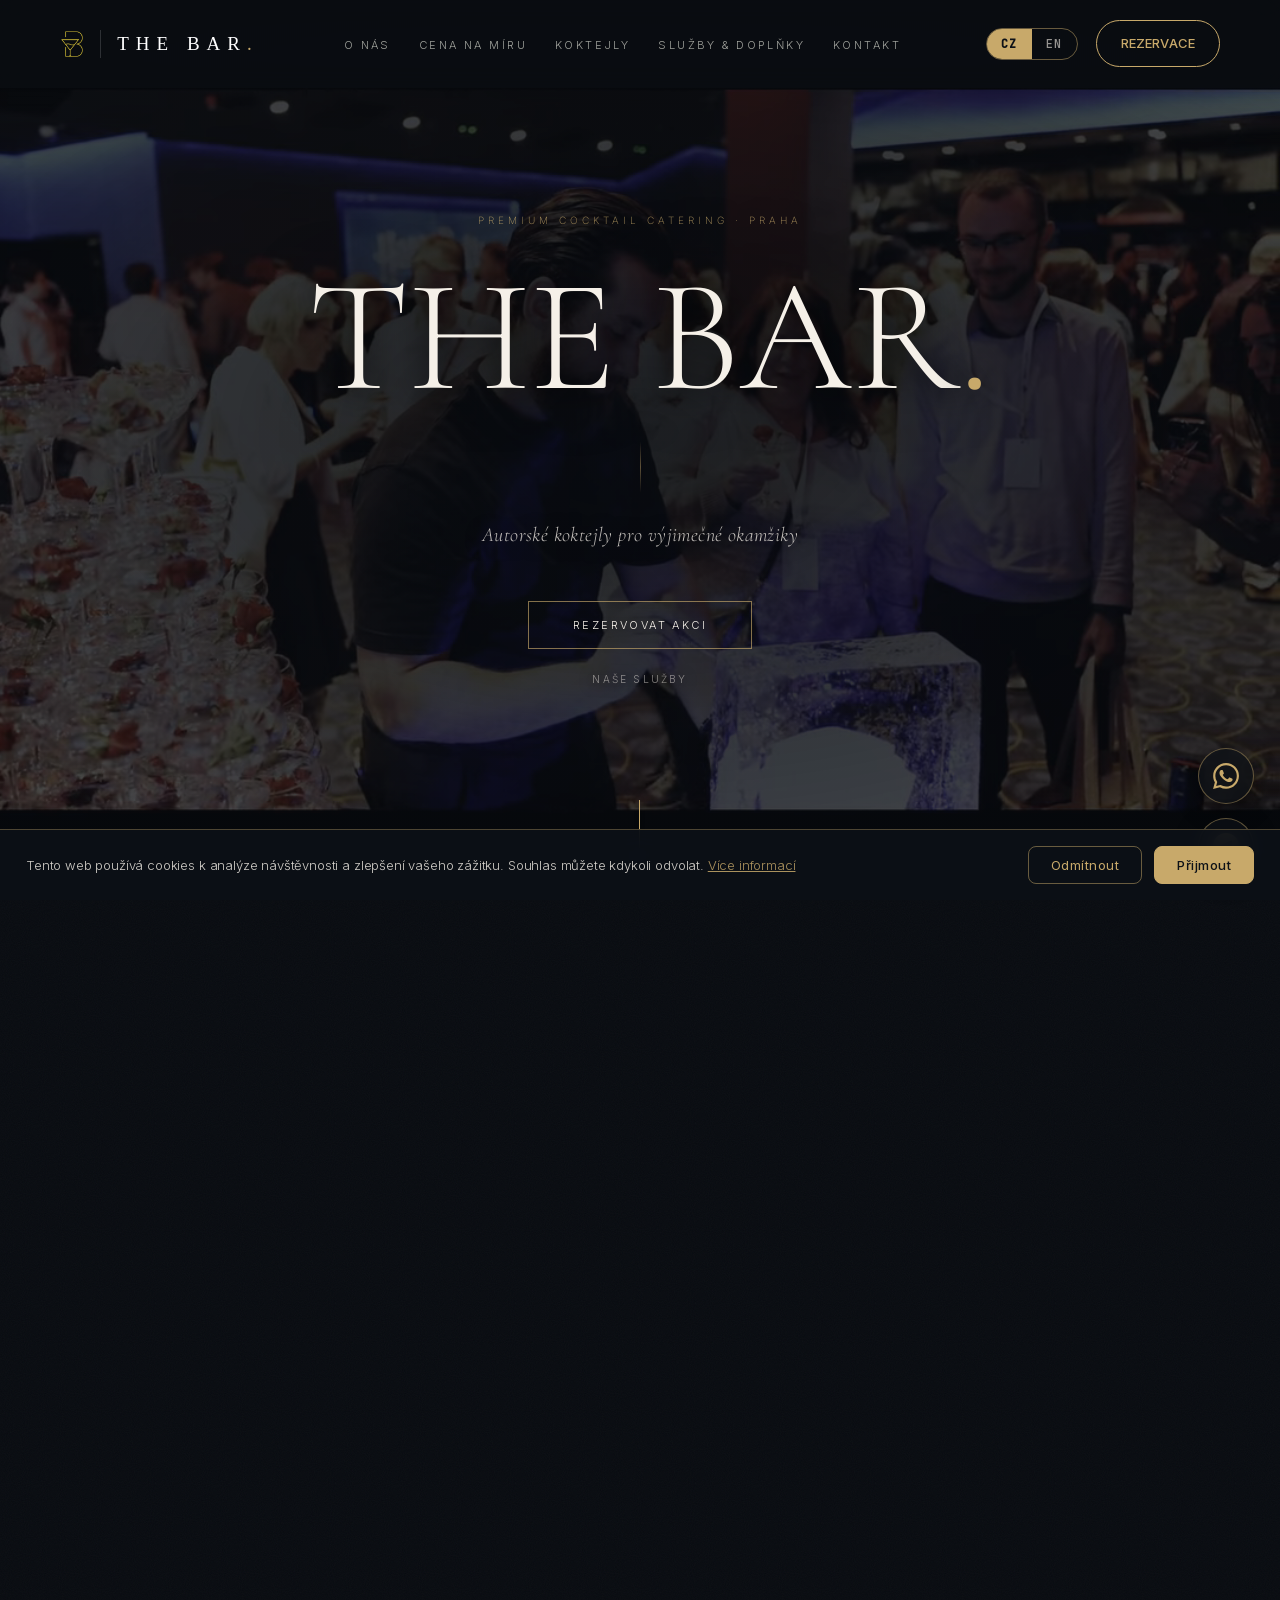
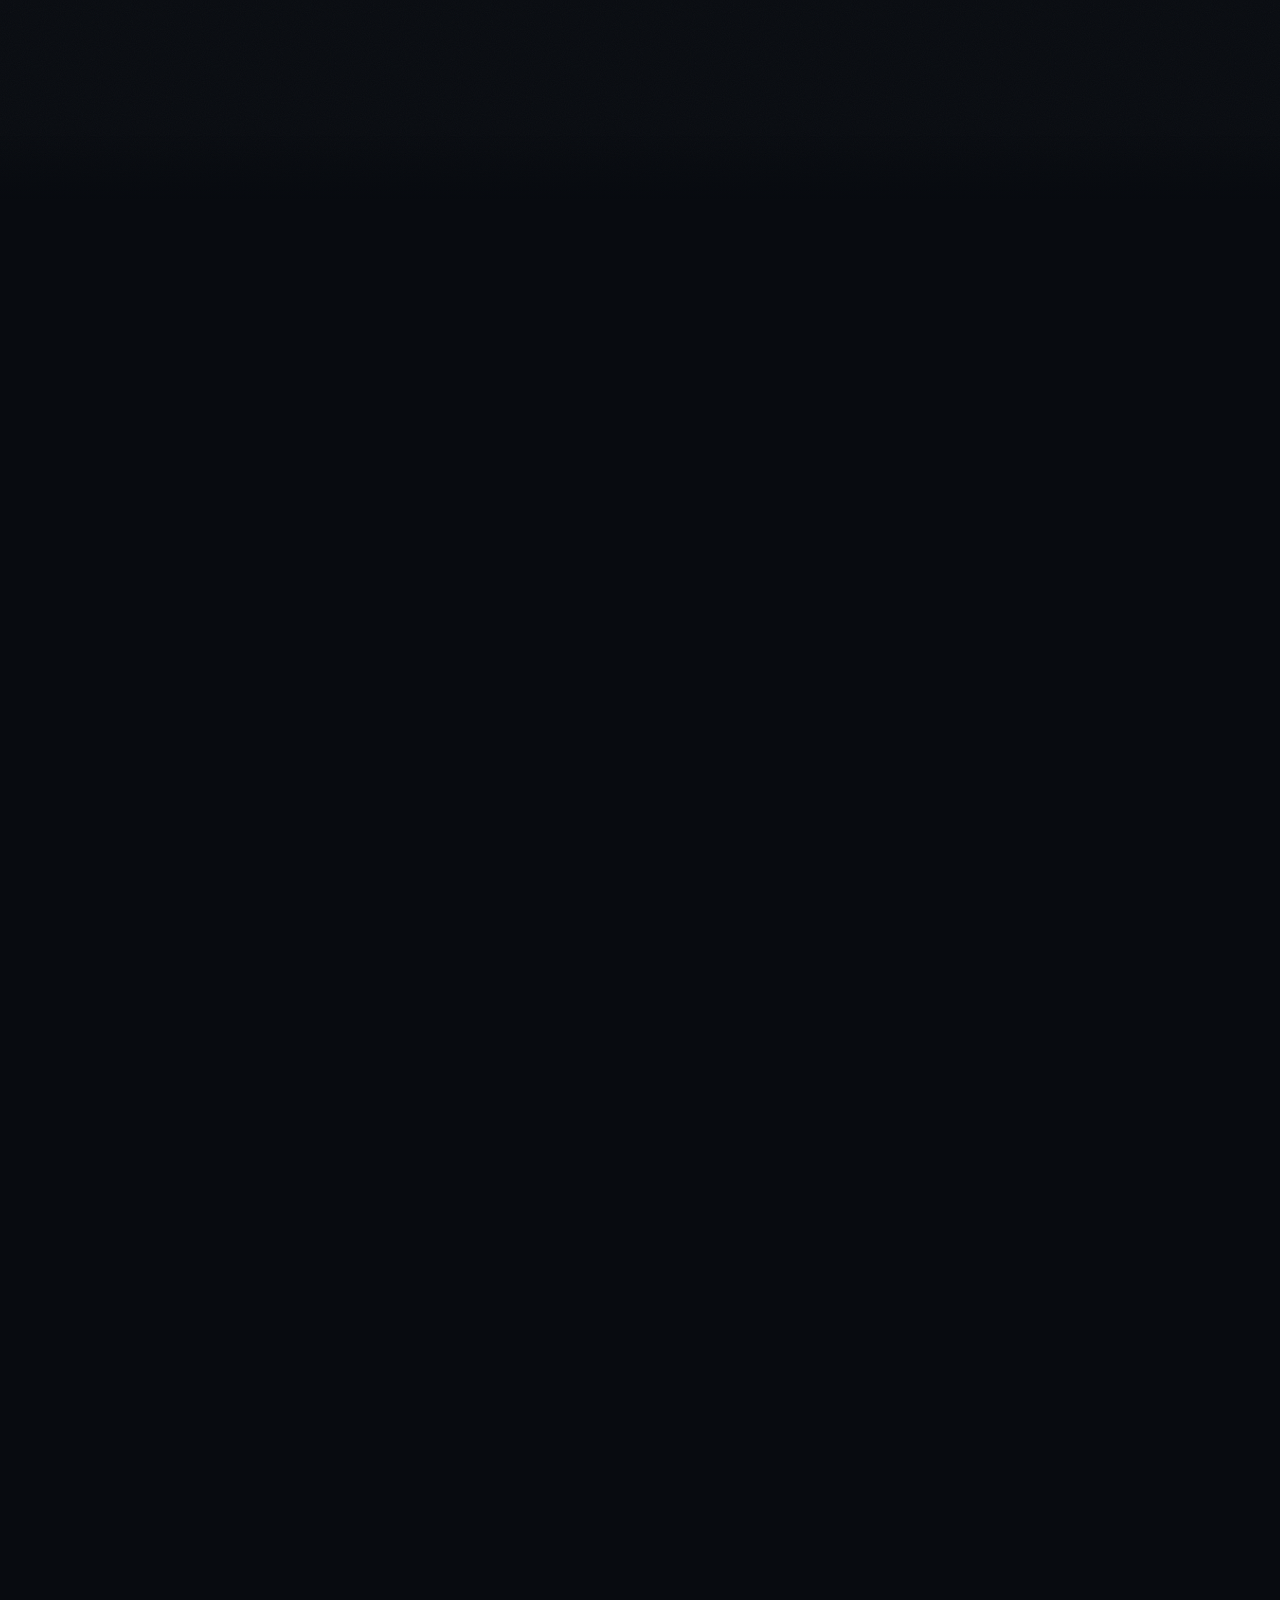
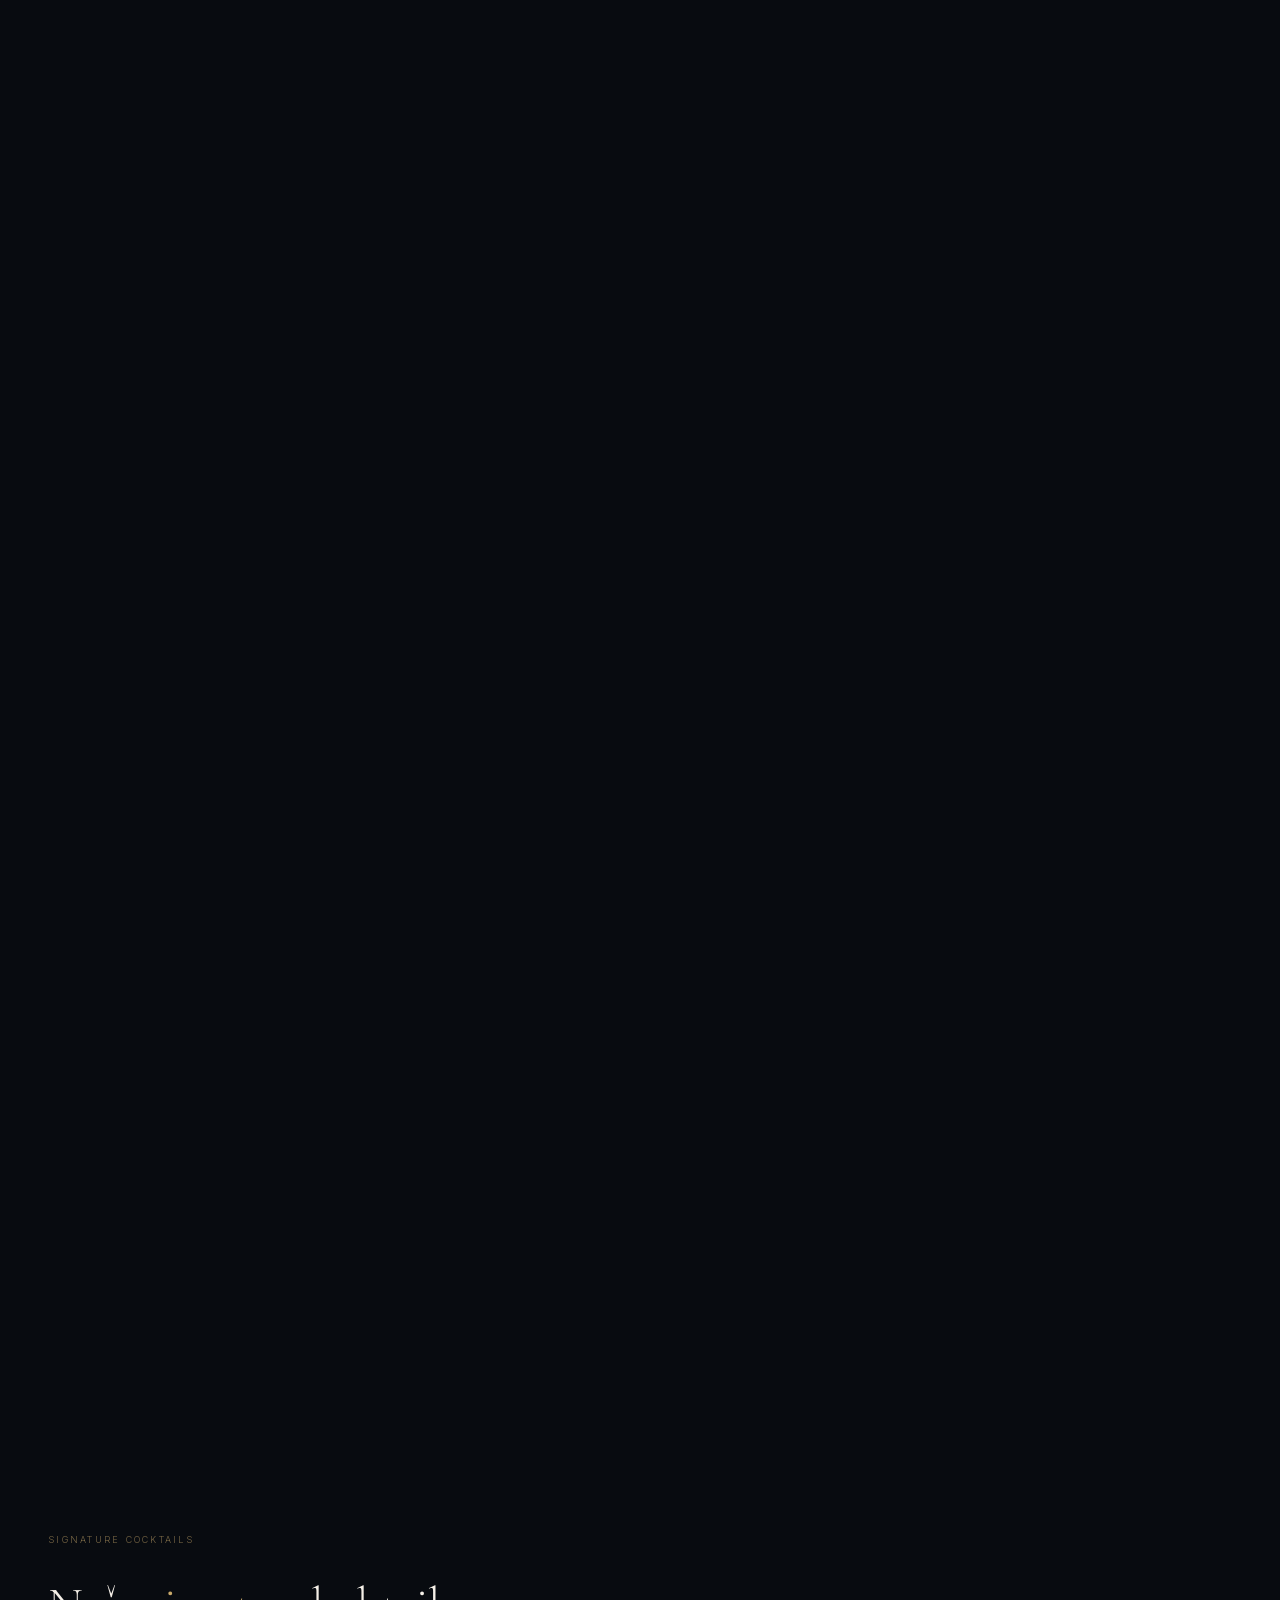
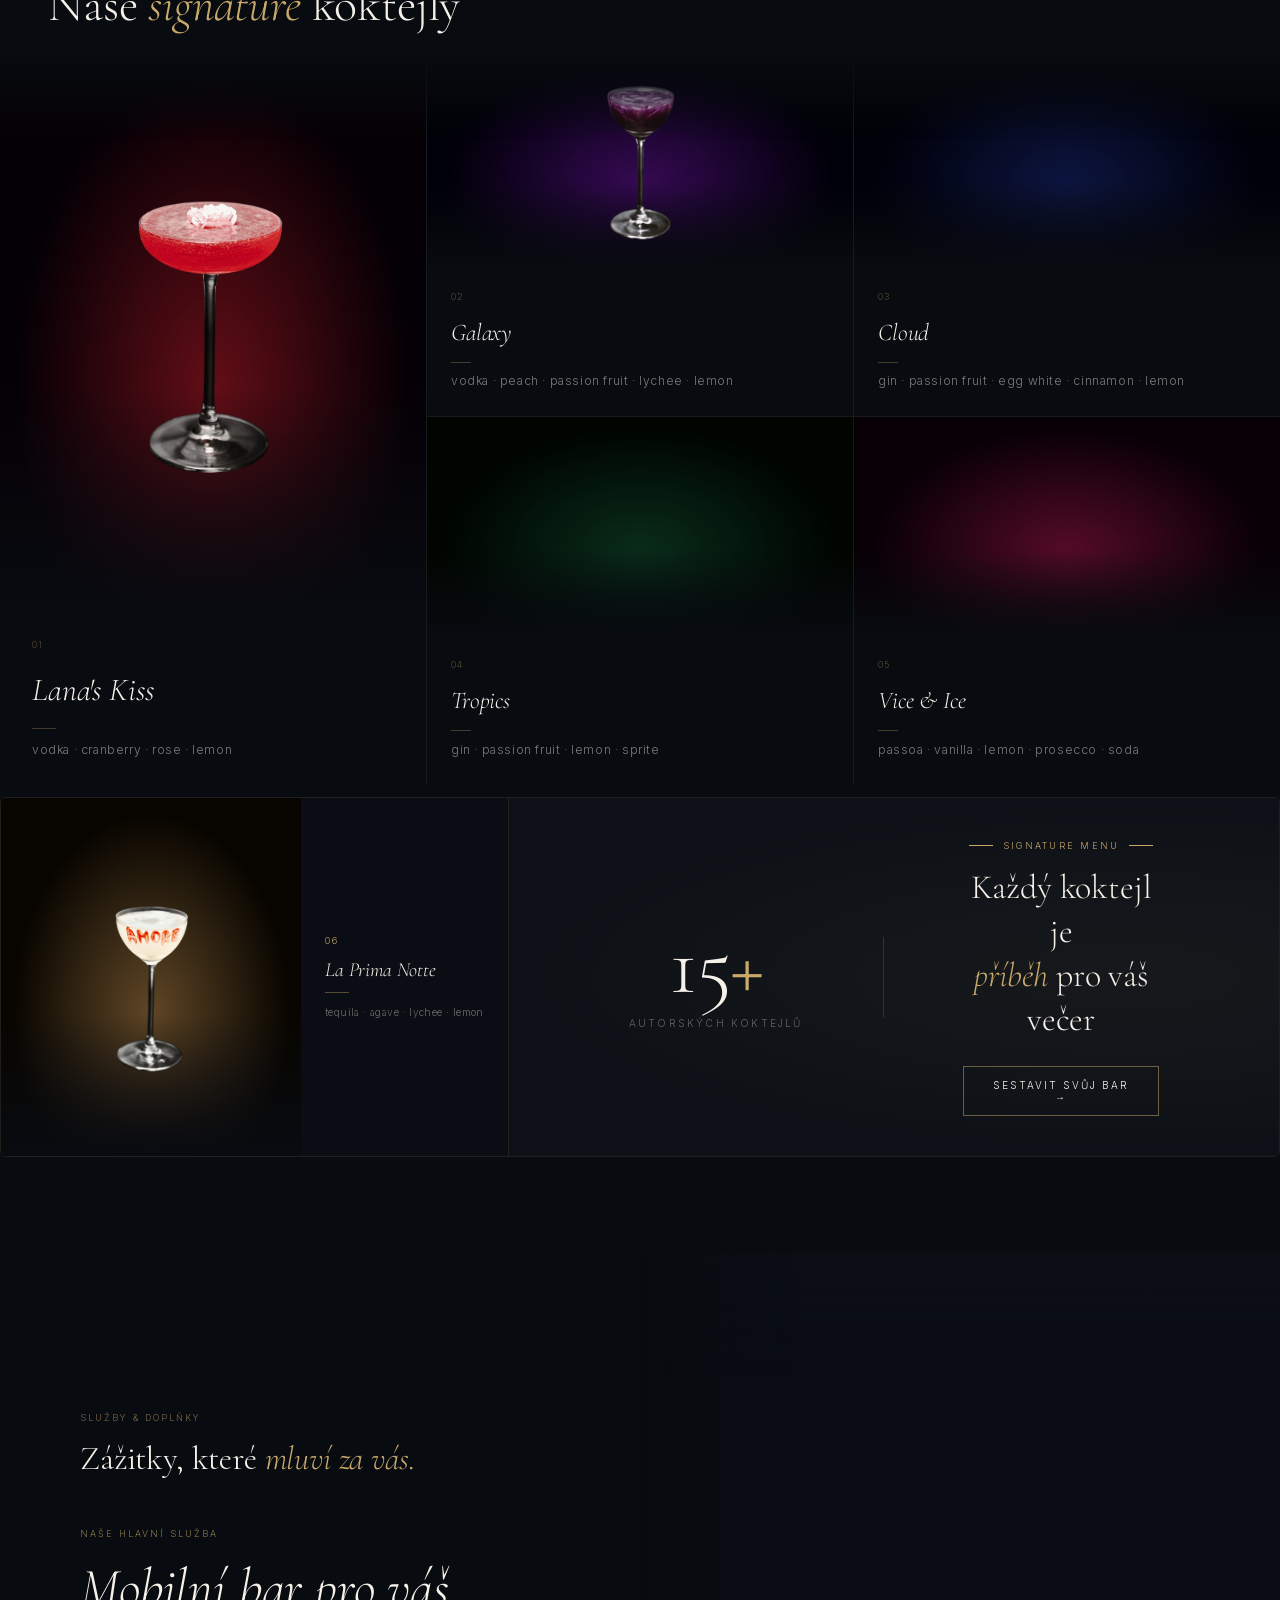
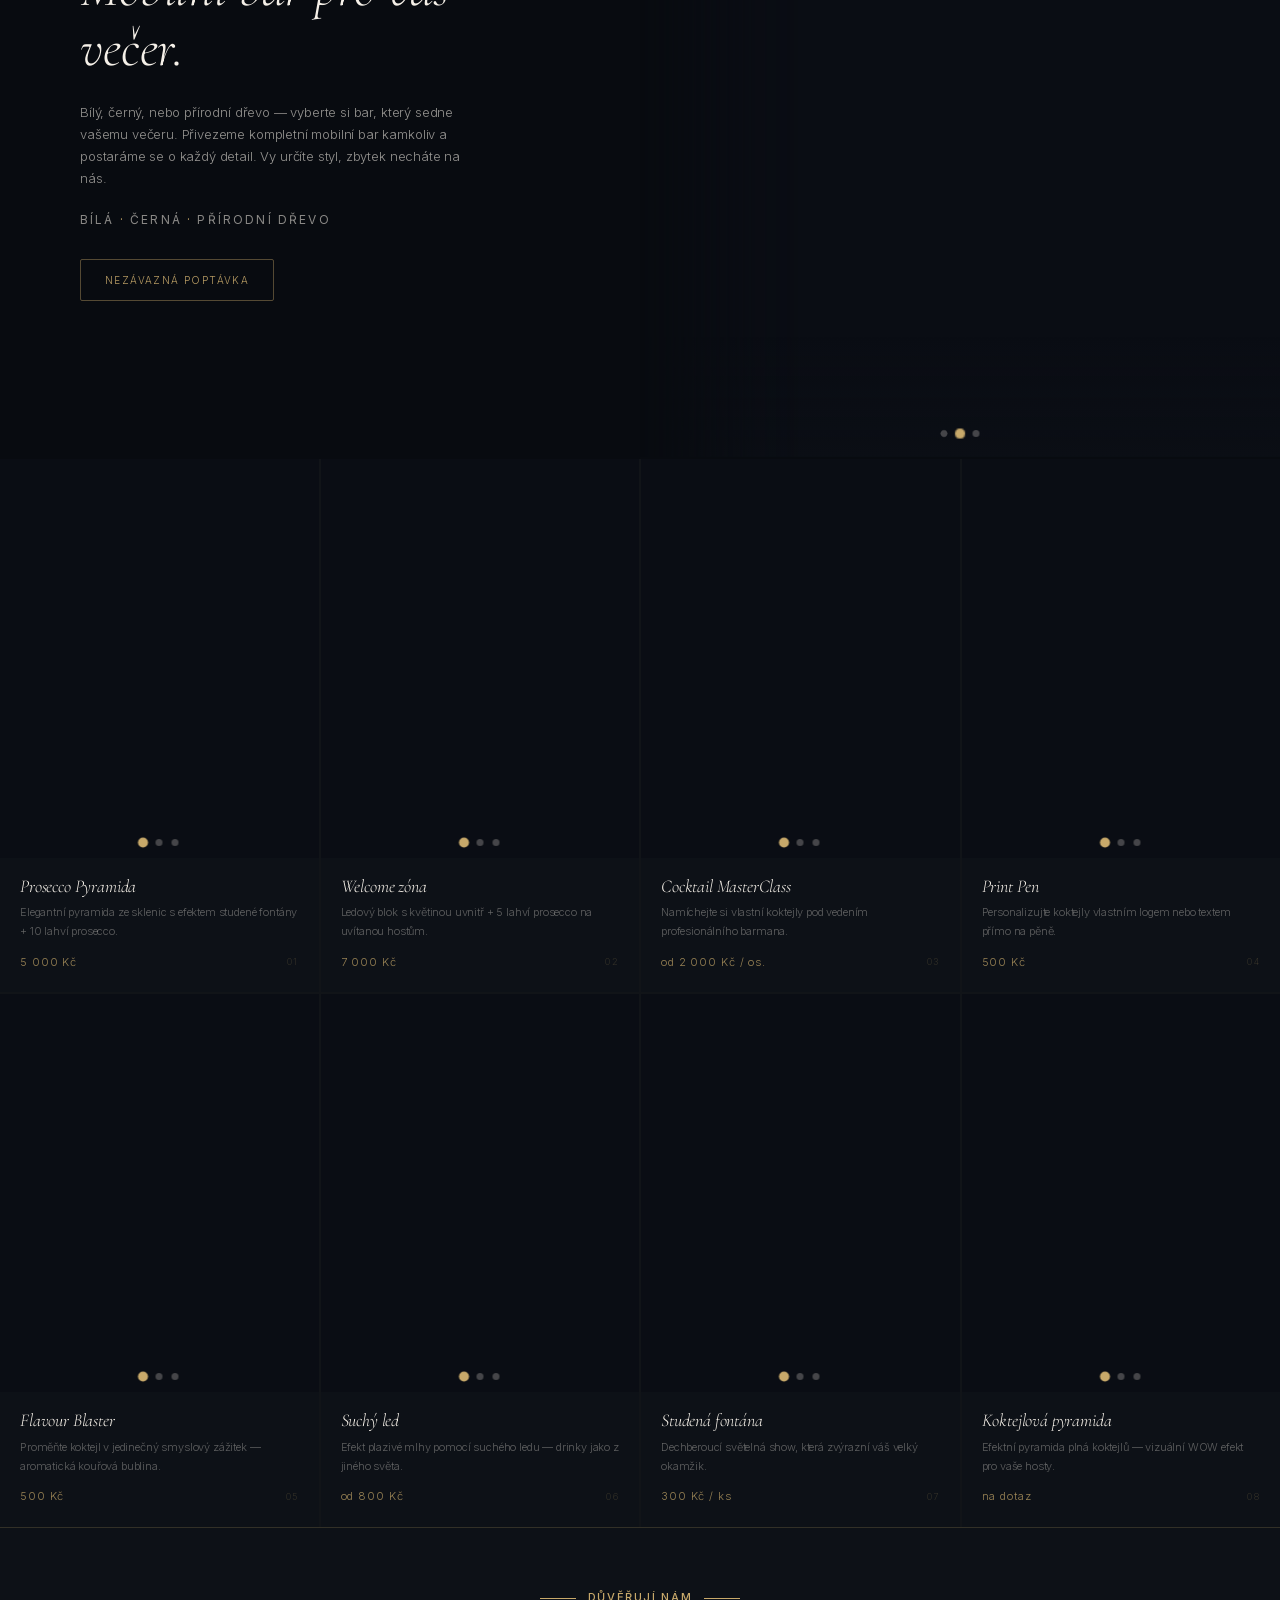
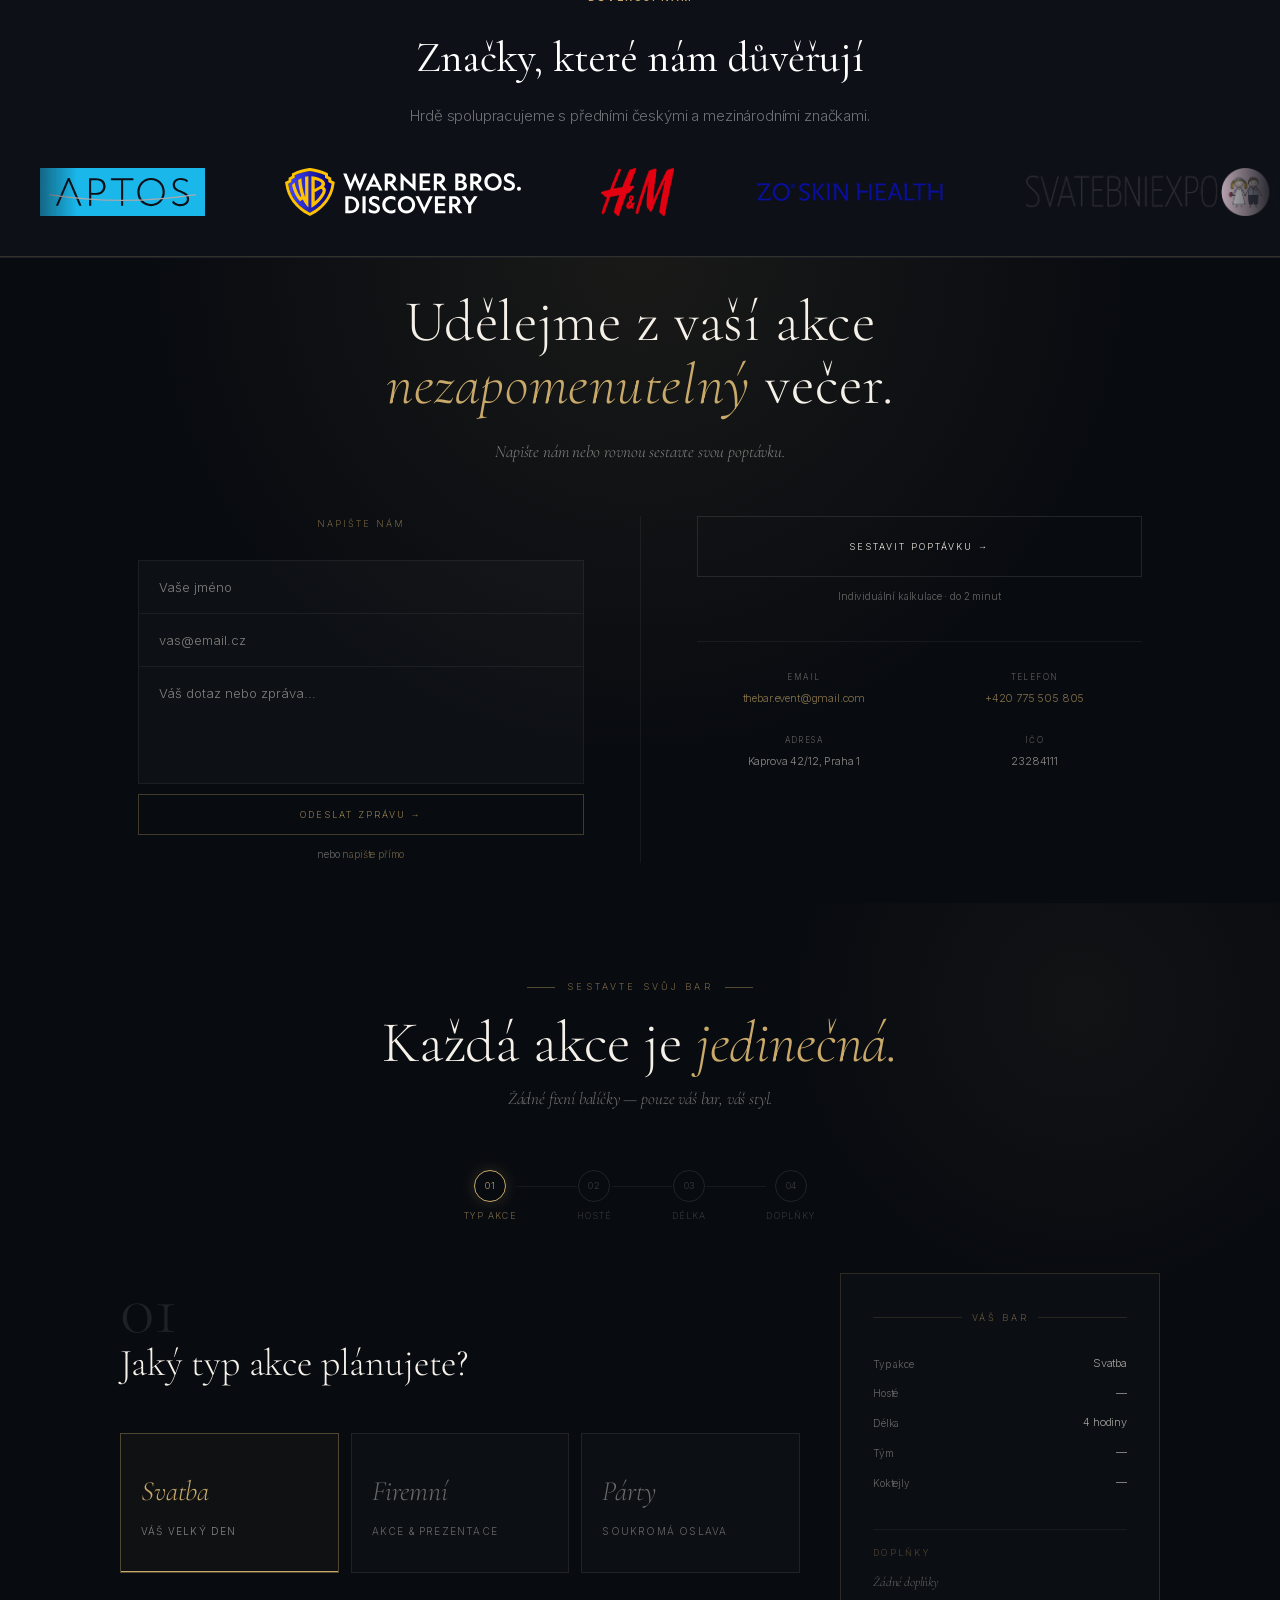
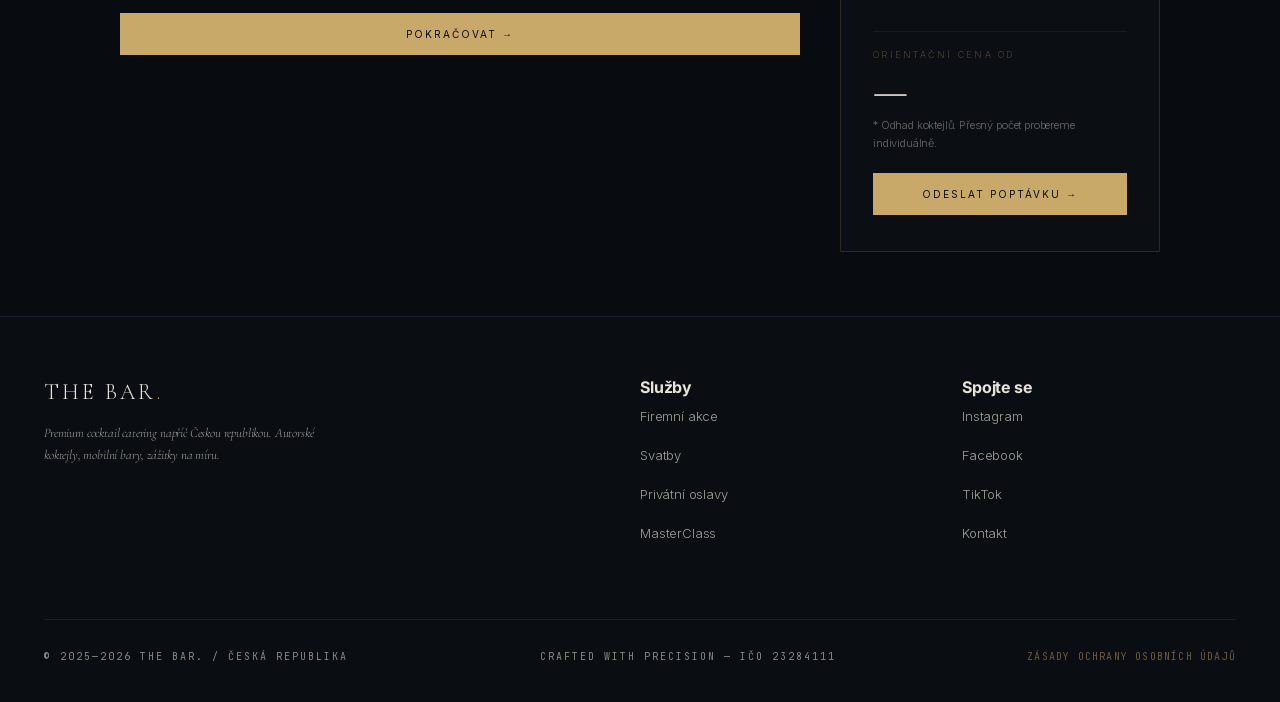
<file: index.html>
<!DOCTYPE html>
<html lang="cs"><head>
<!-- Google Consent Mode v2 — defaults (must run before gtag config) -->
<script>
  window.dataLayer = window.dataLayer || [];
  function gtag(){dataLayer.push(arguments);}
  gtag('consent', 'default', {
    'ad_storage': 'denied',
    'ad_user_data': 'denied',
    'ad_personalization': 'denied',
    'analytics_storage': 'denied',
    'wait_for_update': 500
  });
  try {
    if (localStorage.getItem('thebar_cookie_consent') === 'granted') {
      gtag('consent', 'update', {
        'ad_storage': 'granted',
        'ad_user_data': 'granted',
        'ad_personalization': 'granted',
        'analytics_storage': 'granted'
      });
    }
  } catch(e){}
</script>
<!-- Google tag (gtag.js) -->
<script async src="https://www.googletagmanager.com/gtag/js?id=G-3WQKJ3ZVLW"></script>
<script>
  gtag('js', new Date());
  gtag('config', 'G-3WQKJ3ZVLW');
</script>
<meta charset="utf-8">
<meta name="viewport" content="width=device-width, initial-scale=1, viewport-fit=cover">
<title>THE BAR. — Koktejlový catering a mobilní bar | Praha</title>
<meta name="description" content="Prémiový koktejlový catering a mobilní bar pro svatby, firemní akce a soukromé oslavy v Praze a celé ČR. Autorské koktejly, tým v black-tie. Nezávazná poptávka.">
<meta name="robots" content="index,follow">
<meta name="theme-color" content="#080b10">
<link rel="icon" href="/favicon.ico" sizes="any">
<link rel="icon" type="image/svg+xml" href="/assets/icons/favicon.svg">
<link rel="icon" type="image/png" sizes="32x32" href="/assets/icons/favicon-32.png">
<link rel="icon" type="image/png" sizes="16x16" href="/assets/icons/favicon-16.png">
<link rel="apple-touch-icon" sizes="180x180" href="/assets/icons/apple-touch-icon.png">
<!-- Open Graph -->
<meta property="og:type" content="website">
<meta property="og:url" content="https://thebarcatering.cz/">
<meta property="og:title" content="THE BAR. — Koktejlový catering a mobilní bar | Praha">
<meta property="og:description" content="Prémiový koktejlový catering pro svatby, firemní akce a soukromé oslavy. Autorské koktejly, tým v black-tie. Nezávazná poptávka.">
<meta property="og:image" content="https://thebarcatering.cz/assets/images/og-preview.jpg">
<meta property="og:image:width" content="1200">
<meta property="og:image:height" content="630">
<meta property="og:locale" content="cs_CZ">
<meta property="og:site_name" content="THE BAR.">
<!-- Twitter -->
<meta name="twitter:card" content="summary_large_image">
<meta name="twitter:title" content="THE BAR. — Koktejlový catering a mobilní bar | Praha">
<meta name="twitter:description" content="Prémiový koktejlový catering pro svatby, firemní akce a soukromé oslavy. Autorské koktejly, tým v black-tie.">
<meta name="twitter:image" content="https://thebarcatering.cz/assets/images/og-preview.jpg">
<!-- hreflang: single-page site serves CZ/EN via JS — separate language URLs required for hreflang implementation -->
<link rel="canonical" href="https://thebarcatering.cz/">
<link rel="preconnect" href="https://fonts.googleapis.com">
<link rel="preconnect" href="https://fonts.gstatic.com" crossorigin="">
<link rel="dns-prefetch" href="https://script.google.com">
<link rel="preload" as="image" href="assets/video/hero-poster.jpg" fetchpriority="high">
<link rel="preload" as="font" type="font/woff2" crossorigin href="fonts/39b6aa6e-d81d-483c-8eed-6ac0f09dd3b1.woff2">
<script type="application/ld+json">
{"@context":"https://schema.org","@type":"LocalBusiness","name":"THE BAR. — Premium Cocktail Catering & Mobile Bar","description":"Prémiový koktejlový catering a mobilní bar pro svatby, firemní akce a soukromé oslavy v Praze a celé ČR. Autorské koktejly, tým v black-tie.","email":"thebar.event@gmail.com","url":"https://thebarcatering.cz/","image":"https://thebarcatering.cz/assets/images/SLUZBY/BAR%20MAIN%20WHITE.jpg","areaServed":["Praha","Česká republika"],"founder":{"@type":"Person","name":"Vladyslav Breslavskyi"},"priceRange":"$$","sameAs":["https://www.instagram.com/thebar.catering/","https://www.facebook.com/share/14eMGkatPaf/","https://www.tiktok.com/@thebar.catering"],"knowsLanguage":["cs","en"],"serviceType":"Koktejlový catering, mobilní bar"}
</script>
<link href="https://fonts.googleapis.com/css2?family=Cormorant+Garamond:ital,wght@0,300;0,400;0,500;0,600;1,300;1,400;1,500;1,600&family=Inter:wght@300;400;500;600&display=swap" rel="stylesheet">
<link rel="stylesheet" href="style.css?v=43">
</head>
<body>

<nav class="nav" id="nav">
  <a href="#" class="brand">
    <img class="b-icon" src="assets/images/LOGO BAR.png" alt="THE BAR." width="24" height="28" decoding="async">
    <span class="divider"></span>
    <span class="wordmark">THE BAR<span class="dot">.</span></span>
  </a>
  <ul>
    <li><a href="#about" onclick="event.preventDefault();scrollToAbout()" data-i18n="nav.about">O nás</a></li>
    <li><a href="#services" onclick="event.preventDefault();scrollToWizard()" data-i18n="nav.cenaNaMiru">Cena na míru</a></li>
    <li><a href="#koktejly" data-i18n="nav.koktejly">Koktejly</a></li>
    <li><a href="#addons" data-i18n="nav.sluzby">Služby &amp; Doplňky</a></li>
    <li><a href="#contact" onclick="event.preventDefault();scrollToKontakt()" data-i18n="nav.kontakt">Kontakt</a></li>
  </ul>
  <div class="cta">
    <span class="lang"><button type="button" id="lang-cz" class="lang-active" onclick="applyLanguage('cs')" aria-label="Přepnout na češtinu" aria-current="true">CZ</button><button type="button" id="lang-en" onclick="applyLanguage('en')" aria-label="Switch to English" aria-current="false">EN</button></span>
    <a href="#contact" class="book" onclick="event.preventDefault();scrollToKontakt()" data-i18n="nav.rezervace">Rezervace</a>
    <button class="hamburger" aria-label="Menu"><span></span><span></span><span></span></button>
  </div>
</nav>

<div class="mobile-overlay" id="mobileOverlay">
  <button class="mobile-overlay__close" id="mobileClose" aria-label="Close menu">&times;</button>
  <nav class="mobile-overlay__nav">
    <a href="#about" class="mobile-overlay__link" onclick="event.preventDefault();scrollToAbout()" data-i18n="nav.about">O nás</a>
    <a href="#services" class="mobile-overlay__link" onclick="event.preventDefault();scrollToWizard()" data-i18n="nav.cenaNaMiru">Cena na míru</a>
    <a href="#addons" class="mobile-overlay__link" data-i18n="nav.sluzby">Služby &amp; Doplňky</a>
    <a href="#koktejly" class="mobile-overlay__link" data-i18n="nav.koktejly">Koktejly</a>
    <a href="#contact" class="mobile-overlay__link mobile-overlay__link--cta" data-i18n="nav.rezervace">Rezervace</a>
  </nav>
</div>
<main>
<!-- HERO -->
<section class="hero hero-loaded" aria-label="Hero">
  <video class="hero-video" id="heroVideo" autoplay muted loop playsinline preload="none" poster="assets/video/hero-poster.jpg">
    <!-- sources injected by inline script below -->
  </video>
  <script>
  (function(){
    var v = document.getElementById('heroVideo');
    if (!v) return;
    if (window.matchMedia && window.matchMedia('(prefers-reduced-motion: reduce)').matches) {
      v.removeAttribute('autoplay');
      return;
    }
    var pfx = window.innerWidth < 768 ? 'hero-mobile' : 'hero-desktop';
    var base = 'assets/video/';
    [['video/webm', pfx + '.webm'], ['video/mp4', pfx + '.mp4']].forEach(function(s) {
      var src = document.createElement('source');
      src.type = s[0]; src.src = base + s[1];
      v.appendChild(src);
    });
    v.load();
  })();
  </script>
  <div class="hero-overlay-base"></div>
  <div class="hero-overlay-focus"></div>

  <div class="hero-content">
    <div class="hero-pre" data-i18n="hero.pre">Premium Cocktail Catering · Praha</div>
    <h1 class="hero-title">THE BAR<span class="hero-dot">.</span></h1>
    <div class="hero-divider"></div>
    <div class="hero-sub" data-i18n="hero.sub">Autorské koktejly pro výjimečné okamžiky</div>
    <div class="hero-cta">
      <button class="hero-btn" onclick="scrollToKontakt()"><span data-i18n="hero.btnRezervovat">Rezervovat akci</span></button>
      <button class="hero-btn-ghost" onclick="scrollToWizard()" data-i18n="hero.btnNaseSluzby">Naše služby</button>
    </div>
  </div>

  <div class="hero-scroll-indicator">
    <div class="hero-scroll-line"></div>
    <div class="hero-scroll-label">Scroll</div>
  </div>
</section>

<section id="about" class="cinematic-section">
  <div class="cinematic-sticky">
    <div class="cinematic-grain"></div>

    <div id="cin-intro">
      <div class="cin-intro-eyebrow" data-i18n="about.eyebrow">O nás</div>
      <div class="cin-intro-divider"></div>
      <p class="cin-intro-headline" data-i18n-html="about.introHeadline">Každý večer si zaslouží <em>svůj příběh.</em></p>
      <div class="cin-intro-scroll">
        <div class="cin-intro-scroll-line"></div>
        <div class="cin-intro-scroll-label">Scroll</div>
      </div>
    </div>

    <div class="cin-phrase" id="cin-p1">
      <span class="word" data-i18n="about.phrase1a">Neprodáváme</span> <em class="word" style="color:#C8A96A;font-style:italic;" data-i18n="about.phrase1b">koktejly.</em>
    </div>
    <div class="cin-phrase" id="cin-p2">
      <span class="word" data-i18n="about.phrase2a">Prodáváme</span> <em class="word" style="color:#C8A96A;font-style:italic;" data-i18n="about.phrase2b">zážitek.</em>
    </div>
    <div class="cin-phrase" id="cin-p3">
      <span class="word" data-i18n="about.phrase3a">Každý</span> <em class="word" style="color:#C8A96A;font-style:italic;" data-i18n="about.phrase3b">detail</em> <span class="word" data-i18n="about.phrase3c">mluví za</span> <em class="word" style="color:#C8A96A;font-style:italic;" data-i18n="about.phrase3d">vás.</em>
    </div>

    <div class="cin-reveal" id="cin-reveal">
      <canvas class="cin-sparks" id="cinSparks"></canvas>
      <div class="cin-center">
        <p class="cin-headline"><span class="cin-headline-light" data-i18n="about.revealA">Přivezeme bar.</span> <em class="cin-headline-gold" data-i18n="about.revealB">Vy si užijete večer.</em></p>
        <div class="cin-stats">
          <div class="cin-stat">
            <div class="cin-stat-label" data-i18n="about.stat1Label">Tým v black-tie</div>
            <div class="cin-stat-sub" data-i18n="about.stat1Sub">Profesionálové</div>
          </div>
          <div class="cin-stat-divider"></div>
          <div class="cin-stat">
            <div class="cin-stat-label" data-i18n="about.stat2Label">20 signature koktejlů</div>
            <div class="cin-stat-sub" data-i18n="about.stat2Sub">Autorské recepty</div>
          </div>
          <div class="cin-stat-divider"></div>
          <div class="cin-stat">
            <div class="cin-stat-label" data-i18n="about.stat3Label">Praha &amp; celá ČR</div>
            <div class="cin-stat-sub" data-i18n="about.stat3Sub">Doručíme k vám</div>
          </div>
        </div>
      </div>
    </div>
  </div>
</section>

<section id="koktejly" style="background:#080b10;padding:32px 0 0;margin-top:0;margin-bottom:0;">
  <style>
    @media(max-width:768px){
      .ck3-grid{grid-template-columns:1fr!important;}
      .ck3-bottom{grid-template-columns:1fr!important;}
      .ck3-lpn-inner{flex-direction:column!important;}
      .ck3-lpn-img{width:100%!important;min-height:220px;}
    }

    #koktejly{scroll-margin-top:90px;}
    .ck3-grid{position:relative;}

    .addons-eyebrow-simple {
      font-size: 9px;
      letter-spacing: 0.22em;
      color: rgba(200,169,106,0.6);
      text-transform: uppercase;
      margin-bottom: 14px;
    }

    .addons-title-simple {
      font-family: 'Cormorant Garamond', serif;
      font-size: clamp(26px, 2.6vw, 34px);
      font-weight: 300;
      font-style: normal;
      color: #f5f0e8;
      line-height: 1.15;
      margin: 0 0 48px;
    }

    .addons-title-simple em {
      color: #C8A96A;
      font-style: italic;
    }

    section.addons-block {
      background: #080b10;
      padding-top: 96px;
      padding-bottom: 0;
    }

    .bento-banner {
      display: grid;
      grid-template-columns: 1fr 1fr;
      grid-template-rows: 1fr;
      align-items: stretch;
      min-height: calc(100vh - 96px);
      min-height: calc(100dvh - 96px);
      width: calc(100% + 160px);
      margin: 0 -80px;
      background: #080b10;
    }

    .bento-banner-left {
      padding: 48px 48px 48px 80px;
      display: flex;
      flex-direction: column;
      align-items: flex-start;
      justify-content: center;
    }

    .bento-banner-right {
      position: relative;
      overflow: hidden;
      -webkit-mask-image: linear-gradient(to right, rgba(0,0,0,0) 0%, rgba(0,0,0,0.12) 4%, rgba(0,0,0,0.5) 11%, rgba(0,0,0,0.85) 18%, rgba(0,0,0,1) 26%);
      mask-image: linear-gradient(to right, rgba(0,0,0,0) 0%, rgba(0,0,0,0.12) 4%, rgba(0,0,0,0.5) 11%, rgba(0,0,0,0.85) 18%, rgba(0,0,0,1) 26%);
    }

    .bento-banner-right img {
      width: 100%;
      height: 100%;
      object-fit: cover;
      object-position: center;
      display: block;
    }

    .bento-banner-right .bento-card {
      position: absolute;
      inset: 0;
      min-height: unset;
      background: #080b10;
      overflow: hidden;
    }

    .bento-banner-right .bento-carousel-dots {
      bottom: 20px;
    }

    @keyframes kenBurnsInBanner {
      from { transform: scale(0.92); }
      to   { transform: scale(0.95); }
    }

    .bento-banner-right .bento-card-slide img {
      transform: scale(0.92);
    }

    .bento-banner-right .bento-card-slide.active img {
      animation: kenBurnsInBanner 4.8s ease-in-out forwards;
    }

    .bento-banner-photo-fade {
      position: absolute;
      inset: 0;
      background: linear-gradient(180deg, rgba(13,17,23,0.3) 0%, rgba(13,17,23,0) 15%, rgba(13,17,23,0) 85%, rgba(13,17,23,0.3) 100%);
      pointer-events: none;
    }

    .bento-banner-eyebrow {
      font-size: 9px;
      letter-spacing: 0.22em;
      color: rgba(200,169,106,0.7);
      text-transform: uppercase;
      margin-bottom: 16px;
    }

    .bento-banner-title {
      font-family: 'Cormorant Garamond', serif;
      font-size: clamp(38px, 4.2vw, 56px);
      font-weight: 300;
      font-style: italic;
      color: #f5f0e8;
      line-height: 1.1;
      margin-bottom: 24px;
      max-width: 480px;
    }

    .bento-banner-desc {
      font-size: 13px;
      font-weight: 300;
      color: rgba(245,240,232,0.6);
      line-height: 1.7;
      max-width: 400px;
      margin-bottom: 0;
    }

    .bento-banner-finishes {
      font-size: 12px;
      font-family: 'Inter', sans-serif;
      font-weight: 400;
      letter-spacing: 0.18em;
      text-transform: uppercase;
      color: rgba(245,240,232,0.55);
      max-width: 400px;
      margin-top: 22px;
      margin-bottom: 30px;
      line-height: 1.5;
    }

    .bento-banner-cta {
      display: inline-block;
      font-size: 10px;
      letter-spacing: 0.14em;
      text-transform: uppercase;
      color: rgba(200,169,106,0.9);
      border: 0.5px solid rgba(200,169,106,0.4);
      padding: 11px 24px;
      border-radius: 2px;
      cursor: pointer;
      transition: background-color 0.3s ease, border-color 0.3s ease, color 0.3s ease;
      background: transparent;
      text-decoration: none;
      align-self: flex-start;
    }

    .bento-banner-cta:hover {
      background: rgba(200,169,106,0.1);
      border-color: rgba(200,169,106,0.7);
      color: #c9a84c;
    }

    .bento-services-grid {
      display: grid;
      grid-template-columns: repeat(4, 1fr);
      gap: 2px;
      background: #111418;
      margin: 2px -80px 0;
    }

    .bento-card {
      background: #0d1117;
      display: flex;
      flex-direction: column;
      position: relative;
      overflow: hidden;
      transition: background 0.3s ease;
      min-height: 260px;
    }

    .bento-card:hover {
      background: #0f1318;
    }

    .bento-card-carousel {
      position: relative;
      aspect-ratio: 4/5;
      overflow: hidden;
      background: #080b10;
      flex-shrink: 0;
    }

    .bento-card-carousel-inner {
      position: relative;
      width: 100%;
      height: 100%;
    }

    @keyframes kenBurnsIn {
      from { transform: scale(1.0); }
      to   { transform: scale(1.03); }
    }

    .bento-card-slide {
      position: absolute;
      inset: 0;
      opacity: 0;
      overflow: hidden;
      background: #0a0d14;
      transition: opacity 0.8s ease;
    }

    .bento-card-slide.active {
      opacity: 1;
    }

    .bento-card-slide img {
      width: 100%;
      height: 100%;
      object-fit: cover;
      object-position: center center;
      display: block;
      transform-origin: center center;
    }

    .bento-card-slide.active img {
      animation: kenBurnsIn 4.8s ease-in-out forwards;
      will-change: transform;
    }

    .bento-carousel-dots {
      position: absolute;
      bottom: 12px;
      left: 50%;
      transform: translateX(-50%);
      display: flex;
      align-items: center;
      gap: 9px;
      z-index: 2;
    }

    .bento-dot {
      width: 7px;
      height: 7px;
      border-radius: 50%;
      background: rgba(245,240,232,0.25);
      cursor: pointer;
      transform: scale(1);
      transition: transform 0.3s ease, background 0.3s ease;
      padding: 8px;
      margin: -8px;
      background-clip: content-box;
      box-sizing: content-box;
      flex-shrink: 0;
      will-change: transform;
    }

    .bento-dot.active {
      transform: scale(1.43);
      background: #C8A96A;
      background-clip: content-box;
    }

    .bento-carousel-btn {
      position: absolute;
      top: 50%;
      transform: translateY(-50%);
      background: rgba(8,11,16,0.6);
      border: 0.5px solid rgba(200,169,106,0.2);
      color: rgba(200,169,106,0.7);
      width: 24px;
      height: 24px;
      border-radius: 50%;
      display: flex;
      align-items: center;
      justify-content: center;
      cursor: pointer;
      font-size: 10px;
      z-index: 2;
      opacity: 0;
      transition: opacity 0.3s ease;
    }

    .bento-card:hover .bento-carousel-btn {
      opacity: 1;
    }

    .bento-carousel-btn.prev { left: 8px; }
    .bento-carousel-btn.next { right: 8px; }

    .bento-card-body {
      padding: 18px 20px 20px;
      display: flex;
      flex-direction: column;
      flex: 1;
      justify-content: space-between;
    }

    .bento-card-name {
      font-family: 'Cormorant Garamond', serif;
      font-size: 18px;
      font-weight: 300;
      font-style: italic;
      color: #f5f0e8;
      margin-bottom: 6px;
      line-height: 1.2;
    }

    .bento-card-desc {
      font-size: 11px;
      font-weight: 300;
      color: rgba(245,240,232,0.35);
      line-height: 1.7;
    }

    .bento-card-footer {
      display: flex;
      align-items: center;
      justify-content: space-between;
      margin-top: 12px;
    }

    .bento-card-price {
      font-size: 11px;
      letter-spacing: 0.08em;
      color: rgba(200,169,106,0.75);
      font-weight: 300;
    }

    .bento-card-num {
      font-size: 9px;
      letter-spacing: 0.15em;
      color: rgba(200,169,106,0.2);
    }

    @media (max-width: 1024px) {
      .bento-services-grid {
        grid-template-columns: repeat(2, 1fr);
      }
    }

    @media (max-width: 768px) {
      .bento-banner {
        grid-template-columns: 1fr;
        min-height: auto;
        width: calc(100% + 40px);
        margin: 0 -20px;
      }
      .bento-banner-left {
        padding: 40px 24px 36px 24px;
      }
      /* Fix 4: bar banner — fixed height, cover fill, no overflow */
      .bento-banner-right {
        height: 260px;
        overflow: hidden;
        -webkit-mask-image: none;
        mask-image: none;
      }
      .bento-banner-right .bento-card {
        position: absolute;
        inset: 0;
      }
      .bento-banner-right .bento-card-slide img {
        width: 100%;
        height: 100%;
        object-fit: cover;
        object-position: center;
        display: block;
      }
      .bento-services-grid {
        grid-template-columns: 1fr;
        margin: 2px -20px 0;
      }
      .addons-title-simple {
        margin: 0 0 32px;
      }
      /* Fix 3: service card photos — tall editorial height, cover fill */
      .bento-services-grid .bento-card-carousel { aspect-ratio: unset !important; height: 320px !important; }
      .bento-services-grid .bento-card-slide img {
        width: 100% !important;
        height: 100% !important;
        max-width: none !important;
        object-fit: cover !important;
        display: block;
      }
      /* Per-image object-position — keeps key subjects visible at 220px crop */
      [data-carousel="0"] .bento-card-slide:nth-child(1) img { object-position: center 35% !important; }
      [data-carousel="0"] .bento-card-slide:nth-child(2) img { object-position: center 50% !important; }
      [data-carousel="0"] .bento-card-slide:nth-child(3) img { object-position: center 35% !important; }
      [data-carousel="1"] .bento-card-slide:nth-child(1) img { object-position: center 35% !important; }
      [data-carousel="1"] .bento-card-slide:nth-child(2) img { object-position: center 45% !important; }
      [data-carousel="1"] .bento-card-slide:nth-child(3) img { object-position: 25% 40% !important; }
      [data-carousel="2"] .bento-card-slide:nth-child(1) img { object-position: center 20% !important; }
      [data-carousel="2"] .bento-card-slide:nth-child(2) img { object-position: center 45% !important; }
      [data-carousel="2"] .bento-card-slide:nth-child(3) img { object-position: center 25% !important; }
      [data-carousel="3"] .bento-card-slide:nth-child(1) img { object-position: center 40% !important; }
      [data-carousel="3"] .bento-card-slide:nth-child(2) img { object-position: center 40% !important; }
      [data-carousel="3"] .bento-card-slide:nth-child(3) img { object-position: center 45% !important; }
      [data-carousel="4"] .bento-card-slide:nth-child(1) img { object-position: center 35% !important; }
      [data-carousel="4"] .bento-card-slide:nth-child(2) img { object-position: center 40% !important; }
      [data-carousel="4"] .bento-card-slide:nth-child(3) img { object-position: center 40% !important; }
      [data-carousel="5"] .bento-card-slide:nth-child(1) img { object-position: center 50% !important; }
      [data-carousel="5"] .bento-card-slide:nth-child(2) img { object-position: center 45% !important; }
      [data-carousel="5"] .bento-card-slide:nth-child(3) img { object-position: center 30% !important; }
      [data-carousel="6"] .bento-card-slide:nth-child(1) img { object-position: center 35% !important; }
      [data-carousel="6"] .bento-card-slide:nth-child(2) img { object-position: center 50% !important; }
      [data-carousel="6"] .bento-card-slide:nth-child(3) img { object-position: center 35% !important; }
      [data-carousel="7"] .bento-card-slide:nth-child(1) img { object-position: center 30% !important; }
      [data-carousel="7"] .bento-card-slide:nth-child(2) img { object-position: center 40% !important; }
      [data-carousel="7"] .bento-card-slide:nth-child(3) img { object-position: center 45% !important; }
    }

    @media (max-width: 600px) {
      .bento-banner-right {
        height: 240px;
      }
      /* Fix 3: smaller screens — slightly reduced height */
      .bento-services-grid .bento-card-carousel { aspect-ratio: unset !important; height: 280px !important; }
    }
  </style>

  <div style="padding:0 48px 0;">
    <div style="font-size:9px;font-weight:300;letter-spacing:0.25em;color:rgba(200,169,106,0.6);text-transform:uppercase;margin-bottom:14px;">Signature cocktails</div>
    <div style="font-family:'Cormorant Garamond',serif;font-weight:200;font-size:48px;color:#f5f0e8;" data-i18n-html="cocktails.headline">Naše <em style="color:#C8A96A;font-style:italic;">signature</em> koktejly</div>
  </div>

  <div class="ck3-grid" style="display:grid;grid-template-columns:1fr 1fr 1fr;gap:1px;background:rgba(255,255,255,0.06);">
    <div style="position:absolute;top:0;left:0;right:0;height:90px;background:linear-gradient(180deg,#080b10 0%,rgba(8,11,16,0.6) 45%,rgba(8,11,16,0) 100%);z-index:50;pointer-events:none;"></div>

    <!-- Card 1 - Lana's Kiss (spans 2 rows) -->
    <div style="background:#080b10;grid-column:1;grid-row:1/3;display:flex;flex-direction:column;">
      <div class="kokt-img-wrap" style="order:1;flex:1;min-height:340px;overflow:hidden;background:linear-gradient(to bottom,transparent 60%,#080b10 100%),radial-gradient(ellipse at 50% 60%,rgba(130,15,25,0.75) 0%,rgba(5,0,5,1) 65%);display:flex;align-items:center;justify-content:center;animation-duration:4s;">
        <img src="assets/images/foto%20web%20novy%202/LANA%20s%20KISS.webp" alt="Koktejl Lana's Kiss — vodka, cranberry, rose, citron" loading="lazy" decoding="async" style="height:95%;width:auto;max-width:92%;object-fit:contain;object-position:center center;display:block;transition:transform 0.6s ease;" onmouseover="this.style.transform='scale(1.08)'" onmouseout="this.style.transform='scale(1)'">
      </div>
      <div style="order:2;padding:24px 32px;background:#080b10;flex-shrink:0;">
        <div style="font-size:9px;letter-spacing:0.15em;color:rgba(200,169,106,0.4);margin-bottom:8px;">01</div>
        <div style="font-family:'Cormorant Garamond',serif;font-weight:300;font-style:italic;font-size:32px;color:#f5f0e8;margin-bottom:10px;transition:color 0.3s;cursor:default;" onmouseover="this.style.color='#C8A96A'" onmouseout="this.style.color='#f5f0e8'">Lana's Kiss</div>
        <div style="width:24px;height:0.5px;background:rgba(200,169,106,0.3);margin-bottom:10px;"></div>
        <div style="font-size:12px;font-weight:300;color:rgba(245,240,232,0.5);letter-spacing:0.05em;line-height:1.8;">vodka · cranberry · rose · lemon</div>
      </div>
    </div>

    <!-- Card 2 - Galaxy -->
    <div style="background:#080b10;display:flex;flex-direction:column;">
      <div class="kokt-img-wrap" style="height:220px;overflow:hidden;background:linear-gradient(to bottom,transparent 60%,#080b10 100%),radial-gradient(ellipse at 50% 60%,rgba(65,10,100,0.8) 0%,rgba(0,0,8,1) 65%);display:flex;align-items:center;justify-content:center;animation-duration:5s;">
        <img src="assets/images/foto%20web%20novy%202/GALAXY.webp" alt="Koktejl Galaxy — vodka, broskev, marakuja, lychee" loading="lazy" decoding="async" style="height:95%;width:auto;max-width:92%;object-fit:contain;object-position:center center;display:block;transition:transform 0.6s ease;" onmouseover="this.style.transform='scale(1.08)'" onmouseout="this.style.transform='scale(1)'">
      </div>
      <div style="padding:20px 24px 24px;">
        <div style="font-size:9px;letter-spacing:0.15em;color:rgba(200,169,106,0.4);margin-bottom:6px;">02</div>
        <div style="font-family:'Cormorant Garamond',serif;font-weight:300;font-style:italic;font-size:24px;color:#f5f0e8;margin-bottom:8px;">Galaxy</div>
        <div style="width:20px;height:0.5px;background:rgba(200,169,106,0.3);margin-bottom:8px;"></div>
        <div style="font-size:12px;font-weight:300;color:rgba(245,240,232,0.5);letter-spacing:0.05em;line-height:1.8;">vodka · peach · passion fruit · lychee · lemon</div>
      </div>
    </div>

    <!-- Card 3 - Cloud -->
    <div style="background:#080b10;display:flex;flex-direction:column;">
      <div class="kokt-img-wrap" style="height:220px;overflow:hidden;background:linear-gradient(to bottom,transparent 60%,#080b10 100%),radial-gradient(ellipse at 50% 60%,rgba(15,25,80,0.75) 0%,rgba(0,0,8,1) 65%);display:flex;align-items:center;justify-content:center;animation-duration:3.5s;">
        <img src="assets/images/foto%20web%20novy%202/CLOUD.webp" alt="Koktejl Cloud — gin, marakuja, vaječný bílek, skořice" loading="lazy" decoding="async" style="height:95%;width:auto;max-width:92%;object-fit:contain;object-position:center center;display:block;transition:transform 0.6s ease;" onmouseover="this.style.transform='scale(1.08)'" onmouseout="this.style.transform='scale(1)'">
      </div>
      <div style="padding:20px 24px 24px;">
        <div style="font-size:9px;letter-spacing:0.15em;color:rgba(200,169,106,0.4);margin-bottom:6px;">03</div>
        <div style="font-family:'Cormorant Garamond',serif;font-weight:300;font-style:italic;font-size:24px;color:#f5f0e8;margin-bottom:8px;">Cloud</div>
        <div style="width:20px;height:0.5px;background:rgba(200,169,106,0.3);margin-bottom:8px;"></div>
        <div style="font-size:12px;font-weight:300;color:rgba(245,240,232,0.5);letter-spacing:0.05em;line-height:1.8;">gin · passion fruit · egg white · cinnamon · lemon</div>
      </div>
    </div>

    <!-- Card 4 - Tropics -->
    <div style="background:#080b10;display:flex;flex-direction:column;">
      <div class="kokt-img-wrap" style="height:220px;overflow:hidden;background:linear-gradient(to bottom,transparent 60%,#080b10 100%),radial-gradient(ellipse at 50% 60%,rgba(10,55,30,0.75) 0%,rgba(0,5,0,1) 65%);display:flex;align-items:center;justify-content:center;animation-duration:4.5s;">
        <img src="assets/images/foto%20web%20novy%202/TROPICS.webp" alt="Koktejl Tropics — gin, marakuja, citron, sprite" loading="lazy" decoding="async" style="height:95%;width:auto;max-width:92%;object-fit:contain;object-position:center center;display:block;transition:transform 0.6s ease;" onmouseover="this.style.transform='scale(1.08)'" onmouseout="this.style.transform='scale(1)'">
      </div>
      <div style="padding:20px 24px 24px;">
        <div style="font-size:9px;letter-spacing:0.15em;color:rgba(200,169,106,0.4);margin-bottom:6px;">04</div>
        <div style="font-family:'Cormorant Garamond',serif;font-weight:300;font-style:italic;font-size:24px;color:#f5f0e8;margin-bottom:8px;">Tropics</div>
        <div style="width:20px;height:0.5px;background:rgba(200,169,106,0.3);margin-bottom:8px;"></div>
        <div style="font-size:12px;font-weight:300;color:rgba(245,240,232,0.5);letter-spacing:0.05em;line-height:1.8;">gin · passion fruit · lemon · sprite</div>
      </div>
    </div>

    <!-- Card 5 - Vice & Ice -->
    <div style="background:#080b10;display:flex;flex-direction:column;">
      <div class="kokt-img-wrap" style="height:220px;overflow:hidden;background: linear-gradient(to bottom, transparent 60%, #080b10 100%), radial-gradient(ellipse at 50% 60%, rgba(110, 12, 45, 0.75) 0%, rgba(8, 0, 5, 1) 65%);display:flex;align-items:center;justify-content:center;">
        <img src="assets/images/foto%20web%20novy%202/VICE%20%26%20ICE.webp" alt="Koktejl Vice & Ice — passoa, vanilka, citron, prosecco" loading="lazy" decoding="async" style="height:95%;width:auto;max-width:92%;object-fit:contain;object-position:center center;display:block;transition:transform 0.6s ease;" onmouseover="this.style.transform='scale(1.08)'" onmouseout="this.style.transform='scale(1)'">
      </div>
      <div style="padding:20px 24px 24px;">
        <div style="font-size:9px;letter-spacing:0.15em;color:rgba(200,169,106,0.4);margin-bottom:6px;">05</div>
        <div style="font-family:'Cormorant Garamond',serif;font-weight:300;font-style:italic;font-size:24px;color:#f5f0e8;margin-bottom:8px;">Vice &amp; Ice</div>
        <div style="width:20px;height:0.5px;background:rgba(200,169,106,0.3);margin-bottom:8px;"></div>
        <div style="font-size:12px;font-weight:300;color:rgba(245,240,232,0.5);letter-spacing:0.05em;line-height:1.8;">passoa · vanilla · lemon · prosecco · soda</div>
      </div>
    </div>

  </div>

  <div class="cocktail-bottom-row">
    <!-- LEFT: La Prima Notte -->
    <div class="bottom-left-card">
      <div class="bottom-img-zone" style="background: linear-gradient(to bottom, transparent 60%, #080b10 100%), radial-gradient(ellipse at 50% 60%, rgba(200, 140, 60, 0.45) 0%, rgba(8, 5, 0, 1) 65%) !important;">
        <img src="assets/images/foto%20web%20novy%202/LA%20PRIMA%20NOTTE.webp" alt="La Prima Notte" class="bottom-cocktail-img" loading="lazy" decoding="async">
      </div>
      <div class="bottom-card-text">
        <div class="bottom-card-num">06</div>
        <div class="bottom-card-name">La Prima Notte</div>
        <div class="bottom-card-divider"></div>
        <div class="bottom-card-ingr">tequila · agave · lychee · lemon</div>
      </div>
    </div>

    <!-- RIGHT: Signature panel -->
    <div class="bottom-right-panel">
      <div class="bottom-panel-inner">
        <div class="bottom-stat">
          <div class="bottom-stat-number">15<em>+</em></div>
          <div class="bottom-stat-label" data-i18n="cocktails.statLabel">autorských koktejlů</div>
        </div>
        <div class="bottom-panel-vline"></div>
        <div class="bottom-panel-text">
          <div class="bottom-panel-eyebrow" data-i18n="cocktails.panelEyebrow">Signature menu</div>
          <div class="bottom-panel-headline" data-i18n-html="cocktails.panelHeadline">Každý koktejl je<br><i>příběh</i> pro váš večer</div>
          <button class="btn-sestavit-bottom" onclick="scrollToWizard()" data-i18n="cocktails.panelBtn">Sestavit svůj bar →</button>
        </div>
      </div>
    </div>
  </div>
</section>

<section class="block addons-block" id="addons">
  <div class="bento-banner">
    <div class="bento-banner-left">
      <div class="addons-eyebrow-simple" data-i18n="addons.eyebrow">SLUŽBY &amp; DOPLŇKY</div>
      <h2 class="addons-title-simple" data-i18n-html="addons.title">Zážitky, které <em>mluví za vás.</em></h2>
      <div class="bento-banner-eyebrow" data-i18n="addons.bannerEyebrow">Naše hlavní služba</div>
      <div class="bento-banner-title" data-i18n="addons.bannerTitle">Mobilní bar pro váš večer.</div>
      <div class="bento-banner-desc" data-i18n="addons.bannerDesc">Bílý, černý, nebo přírodní dřevo — vyberte si bar, který sedne vašemu večeru. Přivezeme kompletní mobilní bar kamkoliv a postaráme se o každý detail. Vy určíte styl, zbytek necháte na nás.</div>
      <div class="bento-banner-finishes" data-i18n-html="addons.bannerFinishes">Bílá <span style="color:#C8A96A">·</span> Černá <span style="color:#C8A96A">·</span> Přírodní dřevo</div>
      <a class="bento-banner-cta" onclick="scrollToKontakt()" data-i18n="addons.bannerCta">Nezávazná poptávka</a>
    </div>
    <div class="bento-banner-right">
      <div class="bento-card">
        <div class="bento-card-slide active">
          <img src="assets/images/SLUZBY/BAR%20MAIN%20WHITE.webp" alt="Mobilní bar – bílé provedení" loading="lazy" decoding="async">
        </div>
        <div class="bento-card-slide">
          <img src="assets/images/SLUZBY/BAR%20MAIN%20BLACK.webp" alt="Mobilní bar – černé provedení" loading="lazy" decoding="async">
        </div>
        <div class="bento-card-slide">
          <img src="assets/images/SLUZBY/BAR%20MAIN%20ORIGINAL.webp" alt="Mobilní bar – dřevěné provedení" loading="lazy" decoding="async">
        </div>
        <div class="bento-banner-photo-fade"></div>
        <button class="bento-carousel-btn prev" onclick="carouselPrev(this)">‹</button>
        <button class="bento-carousel-btn next" onclick="carouselNext(this)">›</button>
        <div class="bento-carousel-dots">
          <div class="bento-dot active"></div>
          <div class="bento-dot"></div>
          <div class="bento-dot"></div>
        </div>
      </div>
    </div>
  </div>

  <div class="bento-services-grid">

    <div class="bento-card" data-carousel="0">
      <div class="bento-card-carousel">
        <div class="bento-card-carousel-inner">
          <div class="bento-card-slide"><picture><source media="(max-width:768px)" srcset="assets/images/SLUZBY/pyramida1-mobile.webp" type="image/webp"><img src="assets/images/SLUZBY/pyramida1.jpeg" alt="Prosecco pyramida ze sklenic s efektem studené fontány" loading="lazy" decoding="async" style="object-position:center 30%;"></picture></div>
          <div class="bento-card-slide"><picture><source media="(max-width:768px)" srcset="assets/images/SLUZBY/pyramida2-mobile.webp" type="image/webp"><img src="assets/images/SLUZBY/pyramida2.webp" alt="Prosecco pyramida — detail sklenic" loading="lazy" decoding="async" style="object-position:center 30%;"></picture></div>
          <div class="bento-card-slide"><picture><source media="(max-width:768px)" srcset="assets/images/SLUZBY/pyramida3-mobile.webp" type="image/webp"><img src="assets/images/SLUZBY/pyramida3.webp" alt="Prosecco pyramida na firemní akci" loading="lazy" decoding="async"></picture></div>
        </div>
        <button class="bento-carousel-btn prev" onclick="carouselPrev(this)">‹</button>
        <button class="bento-carousel-btn next" onclick="carouselNext(this)">›</button>
        <div class="bento-carousel-dots">
          <div class="bento-dot active"></div>
          <div class="bento-dot"></div>
          <div class="bento-dot"></div>
        </div>
      </div>
      <div class="bento-card-body">
        <div>
          <div class="bento-card-name" data-i18n="addons.card1.name">Prosecco Pyramida</div>
          <div class="bento-card-desc" data-i18n="addons.card1.desc">Elegantní pyramida ze sklenic s efektem studené fontány + 10 lahví prosecco.</div>
        </div>
        <div class="bento-card-footer">
          <div class="bento-card-price">5 000 Kč</div>
          <div class="bento-card-num">01</div>
        </div>
      </div>
    </div>

    <div class="bento-card" data-carousel="1">
      <div class="bento-card-carousel">
        <div class="bento-card-carousel-inner">
          <div class="bento-card-slide"><picture><source media="(max-width:768px)" srcset="assets/images/SLUZBY/wz1-mobile.webp" type="image/webp"><img src="assets/images/SLUZBY/wz1.webp" alt="Welcome zóna — ledový blok s květinou uvnitř" loading="lazy" decoding="async"></picture></div>
          <div class="bento-card-slide"><picture><source media="(max-width:768px)" srcset="assets/images/SLUZBY/wz2-mobile.webp" type="image/webp"><img src="assets/images/SLUZBY/wz2.webp" alt="Welcome zóna — přivítání hostů proseccem" loading="lazy" decoding="async"></picture></div>
          <div class="bento-card-slide"><picture><source media="(max-width:768px)" srcset="assets/images/SLUZBY/wz3-mobile.webp" type="image/webp"><img src="assets/images/SLUZBY/wz3.webp" alt="Welcome zóna — detail dekorace" loading="lazy" decoding="async"></picture></div>
        </div>
        <button class="bento-carousel-btn prev" onclick="carouselPrev(this)">‹</button>
        <button class="bento-carousel-btn next" onclick="carouselNext(this)">›</button>
        <div class="bento-carousel-dots">
          <div class="bento-dot active"></div>
          <div class="bento-dot"></div>
          <div class="bento-dot"></div>
        </div>
      </div>
      <div class="bento-card-body">
        <div>
          <div class="bento-card-name" data-i18n="addons.card2.name">Welcome zóna</div>
          <div class="bento-card-desc" data-i18n="addons.card2.desc">Ledový blok s květinou uvnitř + 5 lahví prosecco na uvítanou hostům.</div>
        </div>
        <div class="bento-card-footer">
          <div class="bento-card-price">7 000 Kč</div>
          <div class="bento-card-num">02</div>
        </div>
      </div>
    </div>

    <div class="bento-card" data-carousel="2">
      <div class="bento-card-carousel">
        <div class="bento-card-carousel-inner">
          <div class="bento-card-slide"><picture><source media="(max-width:768px)" srcset="assets/images/SLUZBY/mc1-mobile.webp" type="image/webp"><img src="assets/images/SLUZBY/mc1.webp" alt="Cocktail MasterClass — barman vyučuje hosty" loading="lazy" decoding="async" style="object-position:center 20%;"></picture></div>
          <div class="bento-card-slide"><picture><source media="(max-width:768px)" srcset="assets/images/SLUZBY/mc2-mobile.webp" type="image/webp"><img src="assets/images/SLUZBY/mc2.webp" alt="Cocktail MasterClass — výuka míchání koktejlů" loading="lazy" decoding="async" style="object-position:center 25%;"></picture></div>
          <div class="bento-card-slide"><picture><source media="(max-width:768px)" srcset="assets/images/SLUZBY/mc3-mobile.webp" type="image/webp"><img src="assets/images/SLUZBY/mc3.webp" alt="Cocktail MasterClass — příprava autorských drinků" loading="lazy" decoding="async" style="object-position:center 25%;"></picture></div>
        </div>
        <button class="bento-carousel-btn prev" onclick="carouselPrev(this)">‹</button>
        <button class="bento-carousel-btn next" onclick="carouselNext(this)">›</button>
        <div class="bento-carousel-dots">
          <div class="bento-dot active"></div>
          <div class="bento-dot"></div>
          <div class="bento-dot"></div>
        </div>
      </div>
      <div class="bento-card-body">
        <div>
          <div class="bento-card-name" data-i18n="addons.card3.name">Cocktail MasterClass</div>
          <div class="bento-card-desc" data-i18n="addons.card3.desc">Namíchejte si vlastní koktejly pod vedením profesionálního barmana.</div>
        </div>
        <div class="bento-card-footer">
          <div class="bento-card-price">od 2 000 Kč / os.</div>
          <div class="bento-card-num">03</div>
        </div>
      </div>
    </div>

    <div class="bento-card" data-carousel="3">
      <div class="bento-card-carousel">
        <div class="bento-card-carousel-inner">
          <div class="bento-card-slide"><picture><source media="(max-width:768px)" srcset="assets/images/SLUZBY/printp1-mobile.webp" type="image/webp"><img src="assets/images/SLUZBY/printp1.webp" alt="Print Pen — tisk loga přímo na pěně koktejlu" loading="lazy" decoding="async"></picture></div>
          <div class="bento-card-slide"><picture><source media="(max-width:768px)" srcset="assets/images/SLUZBY/printp2-mobile.webp" type="image/webp"><img src="assets/images/SLUZBY/printp2.webp" alt="Print Pen — personalizace drinku vlastním textem" loading="lazy" decoding="async" style="object-position:center 35%;"></picture></div>
          <div class="bento-card-slide"><picture><source media="(max-width:768px)" srcset="assets/images/SLUZBY/printp3-mobile.webp" type="image/webp"><img src="assets/images/SLUZBY/printp3.webp" alt="Print Pen — výsledný koktejl s potiskem" loading="lazy" decoding="async"></picture></div>
        </div>
        <button class="bento-carousel-btn prev" onclick="carouselPrev(this)">‹</button>
        <button class="bento-carousel-btn next" onclick="carouselNext(this)">›</button>
        <div class="bento-carousel-dots">
          <div class="bento-dot active"></div>
          <div class="bento-dot"></div>
          <div class="bento-dot"></div>
        </div>
      </div>
      <div class="bento-card-body">
        <div>
          <div class="bento-card-name" data-i18n="addons.card4.name">Print Pen</div>
          <div class="bento-card-desc" data-i18n="addons.card4.desc">Personalizujte koktejly vlastním logem nebo textem přímo na pěně.</div>
        </div>
        <div class="bento-card-footer">
          <div class="bento-card-price">500 Kč</div>
          <div class="bento-card-num">04</div>
        </div>
      </div>
    </div>

    <div class="bento-card" data-carousel="4">
      <div class="bento-card-carousel">
        <div class="bento-card-carousel-inner">
          <div class="bento-card-slide"><picture><source media="(max-width:768px)" srcset="assets/images/SLUZBY/flavourb1-mobile.webp" type="image/webp"><img src="assets/images/SLUZBY/flavourb1.webp" alt="Flavour Blaster — aromatická kouřová bublina na koktejlu" loading="lazy" decoding="async"></picture></div>
          <div class="bento-card-slide"><picture><source media="(max-width:768px)" srcset="assets/images/SLUZBY/flavourb2-mobile.webp" type="image/webp"><img src="assets/images/SLUZBY/flavourb2.webp" alt="Flavour Blaster — efekt kouřové bubliny na baru" loading="lazy" decoding="async"></picture></div>
          <div class="bento-card-slide"><picture><source media="(max-width:768px)" srcset="assets/images/SLUZBY/flavourb3-mobile.webp" type="image/webp"><img src="assets/images/SLUZBY/flavourb3.webp" alt="Flavour Blaster — smyslový zážitek z koktejlu" loading="lazy" decoding="async"></picture></div>
        </div>
        <button class="bento-carousel-btn prev" onclick="carouselPrev(this)">‹</button>
        <button class="bento-carousel-btn next" onclick="carouselNext(this)">›</button>
        <div class="bento-carousel-dots">
          <div class="bento-dot active"></div>
          <div class="bento-dot"></div>
          <div class="bento-dot"></div>
        </div>
      </div>
      <div class="bento-card-body">
        <div>
          <div class="bento-card-name" data-i18n="addons.card5.name">Flavour Blaster</div>
          <div class="bento-card-desc" data-i18n="addons.card5.desc">Proměňte koktejl v jedinečný smyslový zážitek — aromatická kouřová bublina.</div>
        </div>
        <div class="bento-card-footer">
          <div class="bento-card-price">500 Kč</div>
          <div class="bento-card-num">05</div>
        </div>
      </div>
    </div>

    <div class="bento-card" data-carousel="5">
      <div class="bento-card-carousel">
        <div class="bento-card-carousel-inner">
          <div class="bento-card-slide"><picture><source media="(max-width:768px)" srcset="assets/images/SLUZBY/suchyl1-mobile.webp" type="image/webp"><img src="assets/images/SLUZBY/suchyl1.webp" alt="Suchý led — efekt plazivé mlhy na baru" loading="lazy" decoding="async"></picture></div>
          <div class="bento-card-slide"><picture><source media="(max-width:768px)" srcset="assets/images/SLUZBY/suchyl2-mobile.webp" type="image/webp"><img src="assets/images/SLUZBY/suchyl2.webp" alt="Suchý led — drinky s efektem mlhy ze suchého ledu" loading="lazy" decoding="async"></picture></div>
          <div class="bento-card-slide"><picture><source media="(max-width:768px)" srcset="assets/images/SLUZBY/suchyl3-mobile.webp" type="image/webp"><img src="assets/images/SLUZBY/suchyl3.webp" alt="Suchý led — show suchého ledu na akci" loading="lazy" decoding="async"></picture></div>
        </div>
        <button class="bento-carousel-btn prev" onclick="carouselPrev(this)">‹</button>
        <button class="bento-carousel-btn next" onclick="carouselNext(this)">›</button>
        <div class="bento-carousel-dots">
          <div class="bento-dot active"></div>
          <div class="bento-dot"></div>
          <div class="bento-dot"></div>
        </div>
      </div>
      <div class="bento-card-body">
        <div>
          <div class="bento-card-name" data-i18n="addons.card6.name">Suchý led</div>
          <div class="bento-card-desc" data-i18n="addons.card6.desc">Efekt plazivé mlhy pomocí suchého ledu — drinky jako z jiného světa.</div>
        </div>
        <div class="bento-card-footer">
          <div class="bento-card-price">od 800 Kč</div>
          <div class="bento-card-num">06</div>
        </div>
      </div>
    </div>

    <div class="bento-card" data-carousel="6">
      <div class="bento-card-carousel">
        <div class="bento-card-carousel-inner">
          <div class="bento-card-slide"><picture><source media="(max-width:768px)" srcset="assets/images/SLUZBY/studenaf1-mobile.webp" type="image/webp"><img src="assets/images/SLUZBY/studenaf1.webp" alt="Studená fontána — světelná show na svatbě" loading="lazy" decoding="async"></picture></div>
          <div class="bento-card-slide"><picture><source media="(max-width:768px)" srcset="assets/images/SLUZBY/studenaf2-mobile.webp" type="image/webp"><img src="assets/images/SLUZBY/studenaf2.webp" alt="Studená fontána — efektní světelný moment na akci" loading="lazy" decoding="async"></picture></div>
          <div class="bento-card-slide"><picture><source media="(max-width:768px)" srcset="assets/images/SLUZBY/studenaf3-mobile.webp" type="image/webp"><img src="assets/images/SLUZBY/studenaf3.webp" alt="Studená fontána — dechberoucí efekt studené fontány" loading="lazy" decoding="async"></picture></div>
        </div>
        <button class="bento-carousel-btn prev" onclick="carouselPrev(this)">‹</button>
        <button class="bento-carousel-btn next" onclick="carouselNext(this)">›</button>
        <div class="bento-carousel-dots">
          <div class="bento-dot active"></div>
          <div class="bento-dot"></div>
          <div class="bento-dot"></div>
        </div>
      </div>
      <div class="bento-card-body">
        <div>
          <div class="bento-card-name" data-i18n="addons.card7.name">Studená fontána</div>
          <div class="bento-card-desc" data-i18n="addons.card7.desc">Dechberoucí světelná show, která zvýrazní váš velký okamžik.</div>
        </div>
        <div class="bento-card-footer">
          <div class="bento-card-price">300 Kč / ks</div>
          <div class="bento-card-num">07</div>
        </div>
      </div>
    </div>

    <div class="bento-card" data-carousel="7">
      <div class="bento-card-carousel">
        <div class="bento-card-carousel-inner">
          <div class="bento-card-slide"><picture><source media="(max-width:768px)" srcset="assets/images/SLUZBY/koktejlp1-mobile.webp" type="image/webp"><img src="assets/images/SLUZBY/koktejlp1.webp" alt="Koktejlová pyramida — vizuální WOW efekt pro hosty" loading="lazy" decoding="async"></picture></div>
          <div class="bento-card-slide"><picture><source media="(max-width:768px)" srcset="assets/images/SLUZBY/koktejlp2-mobile.webp" type="image/webp"><img src="assets/images/SLUZBY/koktejlp2.webp" alt="Koktejlová pyramida — detail koktejlů v pyramidě" loading="lazy" decoding="async"></picture></div>
          <div class="bento-card-slide"><picture><source media="(max-width:768px)" srcset="assets/images/SLUZBY/koktejlp3-mobile.webp" type="image/webp"><img src="assets/images/SLUZBY/koktejlp3.webp" alt="Koktejlová pyramida — efektní pyramida na párty" loading="lazy" decoding="async"></picture></div>
        </div>
        <button class="bento-carousel-btn prev" onclick="carouselPrev(this)">‹</button>
        <button class="bento-carousel-btn next" onclick="carouselNext(this)">›</button>
        <div class="bento-carousel-dots">
          <div class="bento-dot active"></div>
          <div class="bento-dot"></div>
          <div class="bento-dot"></div>
        </div>
      </div>
      <div class="bento-card-body">
        <div>
          <div class="bento-card-name" data-i18n="addons.card8.name">Koktejlová pyramida</div>
          <div class="bento-card-desc" data-i18n="addons.card8.desc">Efektní pyramida plná koktejlů — vizuální WOW efekt pro vaše hosty.</div>
        </div>
        <div class="bento-card-footer">
          <div class="bento-card-price">na dotaz</div>
          <div class="bento-card-num">08</div>
        </div>
      </div>
    </div>

  </div>
</section>

<section class="partners">
  <div class="section-label">
    <span class="section-label__line"></span>
    <span class="section-label__text" data-i18n="partners.label">DŮVĚŘUJÍ NÁM</span>
    <span class="section-label__line"></span>
  </div>
  <h2 data-i18n="partners.heading">Značky, které nám důvěřují</h2>
  <p class="subtitle" data-i18n="partners.sub">Hrdě spolupracujeme s předními českými a mezinárodními značkami.</p>
  <div class="partnewrapper">
    <div class="partners-track">
      <div class="partners-set">
        <img src="assets/images/APTOS LOGO.svg" alt="Aptos">
        <img src="assets/images/LOGO WARNER.svg" alt="Warner">
        <img src="assets/images/HM-LOGO.png" alt="H&amp;M">
        <img src="assets/images/ZO SKIN LOGO.webp" alt="ZO Skin Health">
        <img src="assets/images/SVATEBNIEXPO LOGO.png" alt="Svatební Expo">
        <img src="assets/images/ELCBRANDS LOGO.svg" alt="ELC Brands">
      </div>
      <div class="partners-set" aria-hidden="true">
        <img src="assets/images/APTOS LOGO.svg" alt="">
        <img src="assets/images/LOGO WARNER.svg" alt="">
        <img src="assets/images/HM-LOGO.png" alt="">
        <img src="assets/images/ZO SKIN LOGO.webp" alt="">
        <img src="assets/images/SVATEBNIEXPO LOGO.png" alt="">
        <img src="assets/images/ELCBRANDS LOGO.svg" alt="">
      </div>
      <div class="partners-set" aria-hidden="true">
        <img src="assets/images/APTOS LOGO.svg" alt="">
        <img src="assets/images/LOGO WARNER.svg" alt="">
        <img src="assets/images/HM-LOGO.png" alt="">
        <img src="assets/images/ZO SKIN LOGO.webp" alt="">
        <img src="assets/images/SVATEBNIEXPO LOGO.png" alt="">
        <img src="assets/images/ELCBRANDS LOGO.svg" alt="">
      </div>
    </div>
  </div>
</section>

<section class="cta-block" id="contact" style="background:#080b10;padding:0;margin-top:0;">

<div style="max-width:1100px;margin:0 auto;padding:32px 48px 40px;box-sizing:border-box;">

  <div style="text-align:center;margin-bottom:48px;">
    <h2 style="font-family:'Cormorant Garamond',serif;font-weight:200;font-size:clamp(30px,8.5vw,58px);color:#f5f0e8;line-height:1.1;letter-spacing:0.01em;margin:0;overflow-wrap:break-word;word-break:break-word;" data-i18n-html="contact.headline">Udělejme z vaší akce<br><em style="color:#C8A96A;font-style:italic;">nezapomenutelný</em> večer.</h2>
    <p style="font-family:'Cormorant Garamond',serif;font-style:italic;font-weight:300;font-size:17px;color:rgba(245,240,232,0.5);margin-top:20px;margin-bottom:0;" data-i18n="contact.sub">Napište nám nebo rovnou sestavte svou poptávku.</p>
  </div>

  <div class="cta-cols-grid" style="display:grid;grid-template-columns:1fr 1px 1fr;gap:0;align-items:start;">

    <div class="cta-col-left" style="padding-right:56px;">
      <div style="font-size:9px;font-family:'Inter',sans-serif;font-weight:300;letter-spacing:0.22em;color:rgba(200,169,106,0.55);text-transform:uppercase;margin-bottom:28px;" data-i18n="contact.formLabel">Napište nám</div>

      <div id="contact-form-wrap" style="border:0.5px solid rgba(255,255,255,0.08);transition:border-color 0.3s;">
        <input id="cf-name" type="text" placeholder="Vaše jméno" data-i18n-placeholder="contact.fieldName" style="display:block;width:100%;background:rgba(255,255,255,0.02);border:none;border-bottom:0.5px solid rgba(255,255,255,0.06);color:#f5f0e8;font-family:'Inter',sans-serif;font-weight:300;font-size:13px;padding:18px 20px;outline:none;box-sizing:border-box;transition:background 0.2s;" onfocus="this.style.background='rgba(200,169,106,0.03)'" onblur="this.style.background='rgba(255,255,255,0.02)'">
        <input id="cf-email" type="email" placeholder="vas@email.cz" style="display:block;width:100%;background:rgba(255,255,255,0.02);border:none;border-bottom:0.5px solid rgba(255,255,255,0.06);color:#f5f0e8;font-family:'Inter',sans-serif;font-weight:300;font-size:13px;padding:18px 20px;outline:none;box-sizing:border-box;transition:background 0.2s;" onfocus="this.style.background='rgba(200,169,106,0.03)'" onblur="this.style.background='rgba(255,255,255,0.02)'">
        <textarea id="cf-message" placeholder="Váš dotaz nebo zpráva..." data-i18n-placeholder="contact.fieldMessage" rows="5" style="display:block;width:100%;background:rgba(255,255,255,0.02);border:none;color:#f5f0e8;font-family:'Inter',sans-serif;font-weight:300;font-size:13px;padding:18px 20px;outline:none;resize:none;box-sizing:border-box;transition:background 0.2s;" onfocus="this.style.background='rgba(200,169,106,0.03)'" onblur="this.style.background='rgba(255,255,255,0.02)'"></textarea>
      </div>

      <button id="cf-submit" onclick="submitContactForm()" style="margin-top:10px;width:100%;background:transparent;border:0.5px solid rgba(200,169,106,0.3);color:rgba(200,169,106,0.75);font-family:'Inter',sans-serif;font-weight:300;font-size:9px;letter-spacing:0.22em;padding:14px 20px;cursor:pointer;text-align:center;transition:border-color 0.3s,color 0.3s,background-color 0.3s;" data-i18n="contact.submitBtn">ODESLAT ZPRÁVU →</button>

      <div style="margin-top:10px;font-size:10px;font-family:'Inter',sans-serif;font-weight:300;color:rgba(245,240,232,0.38);" data-i18n-html="contact.orDirect">nebo <a href="mailto:thebar.event@gmail.com" style="color:rgba(200,169,106,0.5);text-decoration:none;">napište přímo</a></div>
    </div>

    <div class="cta-col-divider" style="background:rgba(255,255,255,0.06);align-self:stretch;"></div>

    <div class="cta-col-right" style="padding-left:56px;display:flex;flex-direction:column;">
      <button onclick="scrollToWizard()" style="width:100%;background:transparent;border:0.5px solid rgba(255,255,255,0.1);color:#f5f0e8;font-family:'Inter',sans-serif;font-weight:300;font-size:9px;letter-spacing:0.22em;padding:24px 28px;cursor:pointer;text-align:center;transition:border-color 0.3s,color 0.3s;" onmouseover="this.style.borderColor='rgba(200,169,106,0.4)';this.style.color='#C8A96A'" onmouseout="this.style.borderColor='rgba(255,255,255,0.1)';this.style.color='#f5f0e8'" data-i18n="contact.wizBtn">SESTAVIT POPTÁVKU →</button>

      <div style="font-size:10px;font-family:'Inter',sans-serif;font-weight:300;color:rgba(245,240,232,0.38);text-align:center;margin-top:10px;" data-i18n="contact.wizNote">Individuální kalkulace · do 2 minut</div>

      <div style="margin-top:36px;padding-top:28px;border-top:0.5px solid rgba(255,255,255,0.06);display:grid;grid-template-columns:1fr 1fr;gap:24px 16px;">
        <div>
          <div style="font-size:8px;font-family:'Inter',sans-serif;font-weight:300;letter-spacing:0.18em;color:rgba(245,240,232,0.38);text-transform:uppercase;margin-bottom:5px;" data-i18n="contact.labelEmail">Email</div>
          <div style="font-size:11px;font-family:'Inter',sans-serif;font-weight:300;"><a href="mailto:thebar.event@gmail.com" style="color:rgba(200,169,106,0.65);text-decoration:none;">thebar.event@gmail.com</a></div>
        </div>
        <div>
          <div style="font-size:8px;font-family:'Inter',sans-serif;font-weight:300;letter-spacing:0.18em;color:rgba(245,240,232,0.38);text-transform:uppercase;margin-bottom:5px;" data-i18n="contact.labelTelefon">Telefon</div>
          <div style="font-size:11px;font-family:'Inter',sans-serif;font-weight:300;"><a href="tel:+420775505805" style="color:rgba(200,169,106,0.65);text-decoration:none;">+420 775 505 805</a></div>
        </div>
        <div>
          <div style="font-size:8px;font-family:'Inter',sans-serif;font-weight:300;letter-spacing:0.18em;color:rgba(245,240,232,0.38);text-transform:uppercase;margin-bottom:5px;" data-i18n="contact.labelAdresa">Adresa</div>
          <div style="font-size:11px;font-family:'Inter',sans-serif;font-weight:300;color:rgba(245,240,232,0.55);">Kaprova 42/12, Praha 1</div>
        </div>
        <div>
          <div style="font-size:8px;font-family:'Inter',sans-serif;font-weight:300;letter-spacing:0.18em;color:rgba(245,240,232,0.38);text-transform:uppercase;margin-bottom:5px;" data-i18n="contact.labelIco">IČO</div>
          <div style="font-size:11px;font-family:'Inter',sans-serif;font-weight:300;color:rgba(245,240,232,0.55);">23284111</div>
        </div>
      </div>
    </div>

  </div>
</div>

</section>

<section id="services" class="wiz-section">
  <div class="wiz-bg"><div class="wiz-bg-c"></div></div>
  <div class="wiz-inner">

    <div class="wiz-head">
      <div class="wiz-eyebrow"><div class="wiz-eyebrow-line"></div><span class="wiz-eyebrow-txt" data-i18n="wizard.eyebrow">Sestavte svůj bar</span><div class="wiz-eyebrow-line"></div></div>
      <div class="wiz-title" data-i18n-html="wizard.title">Každá akce je <em>jedinečná.</em></div>
      <div class="wiz-sub" data-i18n="wizard.sub">Žádné fixní balíčky — pouze váš bar, váš styl.</div>
    </div>

    <div class="wiz-steps">
      <div class="wiz-step-dot active" id="wizDot0" onclick="wizGoTo(0)" role="button" tabindex="0" onkeydown="if(event.key==='Enter'||event.key===' ')wizGoTo(0)"><div class="wiz-step-circle">01</div><div class="wiz-step-lbl" data-i18n="wizard.step1.lbl">Typ akce</div></div>
      <div class="wiz-conn" id="wizConn0"></div>
      <div class="wiz-step-dot" id="wizDot1" onclick="wizGoTo(1)" role="button" tabindex="0" onkeydown="if(event.key==='Enter'||event.key===' ')wizGoTo(1)"><div class="wiz-step-circle">02</div><div class="wiz-step-lbl" data-i18n="wizard.step2.lbl">Hosté</div></div>
      <div class="wiz-conn" id="wizConn1"></div>
      <div class="wiz-step-dot" id="wizDot2" onclick="wizGoTo(2)" role="button" tabindex="0" onkeydown="if(event.key==='Enter'||event.key===' ')wizGoTo(2)"><div class="wiz-step-circle">03</div><div class="wiz-step-lbl" data-i18n="wizard.step3.lbl">Délka</div></div>
      <div class="wiz-conn" id="wizConn2"></div>
      <div class="wiz-step-dot" id="wizDot3" onclick="wizGoTo(3)" role="button" tabindex="0" onkeydown="if(event.key==='Enter'||event.key===' ')wizGoTo(3)"><div class="wiz-step-circle">04</div><div class="wiz-step-lbl" data-i18n="wizard.step4.lbl">Doplňky</div></div>
    </div>

    <div class="wiz-body">
      <div class="wiz-panels">

        <!-- Panel 1 -->
        <div class="wiz-panel active" id="wizPanel0">
          <div class="wiz-panel-num">01</div>
          <div class="wiz-panel-title" data-i18n="wizard.panel1.title">Jaký typ akce plánujete?</div>
          <div class="wiz-type-grid">
            <div class="wiz-type-btn active" onclick="wizSetType(this,'wedding')" role="button" tabindex="0" onkeydown="if(event.key==='Enter'||event.key===' ')wizSetType(this,'wedding')" aria-pressed="true">
              <div class="wiz-type-name-big" data-i18n="wizard.panel1.type1Big">Svatba</div>
              <div class="wiz-type-name-sub" data-i18n="wizard.panel1.type1Sub">Váš velký den</div>
            </div>
            <div class="wiz-type-btn" onclick="wizSetType(this,'corporate')" role="button" tabindex="0" onkeydown="if(event.key==='Enter'||event.key===' ')wizSetType(this,'corporate')" aria-pressed="false">
              <div class="wiz-type-name-big" data-i18n="wizard.panel1.type2Big">Firemní</div>
              <div class="wiz-type-name-sub" data-i18n="wizard.panel1.type2Sub">Akce & prezentace</div>
            </div>
            <div class="wiz-type-btn" onclick="wizSetType(this,'party')" role="button" tabindex="0" onkeydown="if(event.key==='Enter'||event.key===' ')wizSetType(this,'party')" aria-pressed="false">
              <div class="wiz-type-name-big" data-i18n="wizard.panel1.type3Big">Párty</div>
              <div class="wiz-type-name-sub" data-i18n="wizard.panel1.type3Sub">Soukromá oslava</div>
            </div>
          </div>
          <div class="wiz-nav">
            <button class="wiz-btn-next" onclick="wizGoTo(1)" data-i18n="wizard.btnNext">Pokračovat →</button>
          </div>
        </div>

        <!-- Panel 2 -->
        <div class="wiz-panel" id="wizPanel1">
          <div class="wiz-panel-num">02</div>
          <div class="wiz-panel-title" data-i18n="wizard.panel2.title">Kolik hostů očekáváte?</div>
          <div class="wiz-slider-block">
            <div class="wiz-slider-display">
              <span class="wiz-slider-big" id="wizGNum">80</span>
              <span class="wiz-slider-unit" data-i18n="wizard.panel2.unit">hostů</span>
            </div>
            <div class="wiz-slider-track"><div class="wiz-slider-fill" id="wizGFill" style="width:21%"></div></div>
            <input type="range" min="10" max="350" value="80" step="1" oninput="wizUpdG(this.value)">
            <div class="wiz-slider-range"><span>10</span><span>350+</span></div>
          </div>
          <div class="wiz-nav">
            <button class="wiz-btn-back" onclick="wizGoTo(0)" data-i18n="wizard.btnBack">← Zpět</button>
            <button class="wiz-btn-next" onclick="wizGoTo(2)" data-i18n="wizard.btnNext">Pokračovat →</button>
          </div>
        </div>

        <!-- Panel 3 -->
        <div class="wiz-panel" id="wizPanel2">
          <div class="wiz-panel-num">03</div>
          <div class="wiz-panel-title" data-i18n="wizard.panel3.title">Jak dlouho bude akce trvat?</div>
          <div class="wiz-slider-block">
            <div class="wiz-slider-display">
              <span class="wiz-slider-big" id="wizHNum">4</span>
              <span class="wiz-slider-unit" id="wizHUnit">hodiny</span>
            </div>
            <div class="wiz-slider-track"><div class="wiz-slider-fill" id="wizHFill" style="width:27%"></div></div>
            <input type="range" min="1" max="12" value="4" step="1" oninput="wizUpdH(this.value)">
            <div class="wiz-slider-range"><span data-i18n="wizard.panel3.rangeMin">1 hodina</span><span data-i18n="wizard.panel3.rangeMax">12 hodin</span></div>
          </div>
          <div class="wiz-nav">
            <button class="wiz-btn-back" onclick="wizGoTo(1)" data-i18n="wizard.btnBack">← Zpět</button>
            <button class="wiz-btn-next" onclick="wizGoTo(3)" data-i18n="wizard.btnNext">Pokračovat →</button>
          </div>
        </div>

        <!-- Panel 4 -->
        <div class="wiz-panel" id="wizPanel3">
          <div class="wiz-panel-num">04</div>
          <div class="wiz-panel-title" data-i18n="wizard.panel4.title">Chcete přidat něco navíc?</div>
          <div class="wiz-addon-list">
            <div class="wiz-addon" onclick="wizTogA(this)" data-key="wizard.addon1" data-name="Welcome zóna s ledovým blokem" data-price="7000" role="checkbox" aria-checked="false" tabindex="0" onkeydown="if(event.key==='Enter'||event.key===' '){event.preventDefault();wizTogA(this)}"><div class="wiz-addon-dot"></div><div class="wiz-addon-name" data-i18n="wizard.addon1">Welcome zóna s ledovým blokem</div></div>
            <div class="wiz-addon" onclick="wizTogA(this)" data-key="wizard.addon2" data-name="Koktejlová pyramida" data-price="5000" role="checkbox" aria-checked="false" tabindex="0" onkeydown="if(event.key==='Enter'||event.key===' '){event.preventDefault();wizTogA(this)}"><div class="wiz-addon-dot"></div><div class="wiz-addon-name" data-i18n="wizard.addon2">Koktejlová pyramida</div></div>
            <div class="wiz-addon" onclick="wizTogA(this)" data-key="wizard.addon3" data-name="Flavour Blaster" data-price="500" role="checkbox" aria-checked="false" tabindex="0" onkeydown="if(event.key==='Enter'||event.key===' '){event.preventDefault();wizTogA(this)}"><div class="wiz-addon-dot"></div><div class="wiz-addon-name" data-i18n="wizard.addon3">Flavour Blaster</div></div>
            <div class="wiz-addon" onclick="wizTogA(this)" data-key="wizard.addon4" data-name="Print Pen" data-price="500" role="checkbox" aria-checked="false" tabindex="0" onkeydown="if(event.key==='Enter'||event.key===' '){event.preventDefault();wizTogA(this)}"><div class="wiz-addon-dot"></div><div class="wiz-addon-name" data-i18n="wizard.addon4">Print Pen</div></div>
            <div class="wiz-addon" onclick="wizTogA(this)" data-key="wizard.addon5" data-name="Suchý led" data-price="800" role="checkbox" aria-checked="false" tabindex="0" onkeydown="if(event.key==='Enter'||event.key===' '){event.preventDefault();wizTogA(this)}"><div class="wiz-addon-dot"></div><div class="wiz-addon-name" data-i18n="wizard.addon5">Suchý led</div></div>
            <div class="wiz-addon" onclick="wizTogA(this)" data-key="wizard.addon6" data-name="Studená fontána jisker" data-price="300" role="checkbox" aria-checked="false" tabindex="0" onkeydown="if(event.key==='Enter'||event.key===' '){event.preventDefault();wizTogA(this)}"><div class="wiz-addon-dot"></div><div class="wiz-addon-name" data-i18n="wizard.addon6">Studená fontána jisker</div></div>
          </div>
          <div class="wiz-nav">
            <button class="wiz-btn-back" onclick="wizGoTo(2)" data-i18n="wizard.btnBack">← Zpět</button>
            <button class="wiz-btn-next" onclick="wizOpenModal()" data-i18n="wizard.btnOpenModal">Sestavit poptávku →</button>
          </div>
        </div>

      </div>

      <!-- Summary -->
      <div class="wiz-summary">
        <div class="wiz-sum-head"><div class="wiz-sum-line"></div><span class="wiz-sum-title" data-i18n="wizard.summary.title">Váš bar</span><div class="wiz-sum-line"></div></div>
        <div class="wiz-sum-rows">
          <div class="wiz-sum-row"><span class="wiz-sum-k" data-i18n="wizard.summary.rowType">Typ akce</span><span class="wiz-sum-v" id="wizSType">—</span></div>
          <div class="wiz-sum-row"><span class="wiz-sum-k" data-i18n="wizard.summary.rowGuests">Hosté</span><span class="wiz-sum-v" id="wizSGuests">—</span></div>
          <div class="wiz-sum-row"><span class="wiz-sum-k" data-i18n="wizard.summary.rowDuration">Délka</span><span class="wiz-sum-v" id="wizSHours">—</span></div>
          <div class="wiz-sum-row"><span class="wiz-sum-k" data-i18n="wizard.summary.rowTeam">Tým</span><span class="wiz-sum-v" id="wizSTeam">—</span></div>
          <div class="wiz-sum-row"><span class="wiz-sum-k" data-i18n="wizard.summary.rowCocktails">Koktejly</span><span class="wiz-sum-v" id="wizSCockt">—</span></div>
        </div>
        <div class="wiz-sum-div"></div>
        <div class="wiz-sum-addons-lbl" data-i18n="wizard.summary.addonsLabel">Doplňky</div>
        <div class="wiz-sum-addons" id="wizSAddons"><span class="wiz-sum-empty" data-i18n="wizard.summary.noAddons">Žádné doplňky</span></div>
        <div class="wiz-sum-div"></div>
        <div class="wiz-sum-total-lbl" data-i18n="wizard.summary.totalLabel">Orientační cena od</div>
        <div class="wiz-sum-total" id="wizSTotal">—</div>
        <div class="wiz-sum-note" data-i18n="wizard.summary.note">* Odhad koktejlů. Přesný počet probereme individuálně.</div>
        <button class="wiz-btn-next" style="width:100%;margin-top:auto;" onclick="wizOpenModal()" data-i18n="wizard.summary.sendBtn">Odeslat poptávku →</button>
      </div>
    </div>
  </div>

  <!-- Modal -->
  <div class="wiz-modal-overlay" id="wizModalOverlay" onclick="wizCloseModal(event)">
    <div class="wiz-modal">
      <div class="wiz-modal-close" onclick="wizCloseModal()">×</div>
      <div class="wiz-modal-left">
        <div class="wiz-modal-title" data-i18n="wizard.modal.titleLeft">Vaše poptávka</div>
        <div class="wiz-modal-sub" data-i18n="wizard.modal.subLeft">Shrnutí vašeho baru</div>
        <div class="wiz-modal-sum-rows" id="wizModalSum"></div>
      </div>
      <div class="wiz-modal-right">
        <div class="wiz-modal-title" data-i18n="wizard.modal.titleRight">Kontaktní údaje</div>
        <div class="wiz-modal-form" id="wizModalForm">
          <div class="wiz-field">
            <label class="wiz-label" data-i18n="wizard.modal.fieldName">Jméno a příjmení</label>
            <input class="wiz-input" type="text" id="wizName" placeholder="Jan Novák" data-i18n-placeholder="wizard.modal.namePlaceholder">
          </div>
          <div class="wiz-field">
            <label class="wiz-label" data-i18n="wizard.modal.fieldTel">Telefon</label>
            <div class="wiz-phone-wrap">
              <select class="wiz-country-code" id="wizCountryCode">
                <option value="+420">🇨🇿 +420</option>
                <option value="+421">🇸🇰 +421</option>
                <option value="+48">🇵🇱 +48</option>
                <option value="+380">🇺🇦 +380</option>
                <option value="+49">🇩🇪 +49</option>
                <option value="+43">🇦🇹 +43</option>
                <option value="+44">🇬🇧 +44</option>
              </select>
              <input class="wiz-input wiz-phone-input" type="tel" id="wizPhone" placeholder="000 000 000" maxlength="12" oninput="this.value=this.value.replace(/[^0-9\s]/g,'')">
            </div>
          </div>
          <div class="wiz-field">
            <label class="wiz-label" data-i18n="wizard.modal.fieldEmail">E-mail</label>
            <input class="wiz-input" type="email" id="wizEmail" placeholder="vas@email.cz">
          </div>
          <div class="wiz-field">
            <label class="wiz-label" data-i18n="wizard.modal.fieldDate">Datum akce</label>
            <div class="wiz-cal-wrap" id="wizCalWrap">
              <input class="wiz-input wiz-cal-input" type="text" id="wizDate" placeholder="Vyberte datum" data-i18n-placeholder="wizard.modal.datePlaceholder" readonly onclick="wizToggleCal()">
              <div class="wiz-cal-dropdown" id="wizCalDropdown">
                <div class="wiz-cal-header">
                  <button class="wiz-cal-nav" id="cal-prev" onclick="wizCalPrev()">&#8249;</button>
                  <div style="display:flex;align-items:center;gap:8px;">
                    <span id="cal-month-label" onclick="wizShowMonthPicker()" style="font-family:'Cormorant Garamond',serif;font-weight:300;font-size:22px;color:#f5f0e8;cursor:pointer;letter-spacing:0.03em;border-bottom:1px solid transparent;transition:border-color 0.2s;padding-bottom:1px;" onmouseover="this.style.borderColor='rgba(200,169,106,0.4)'" onmouseout="this.style.borderColor='transparent'"></span>
                    <span id="cal-year-label" onclick="wizShowYearPicker()" style="font-family:'Cormorant Garamond',serif;font-weight:200;font-size:22px;color:rgba(200,169,106,0.8);cursor:pointer;letter-spacing:0.03em;border-bottom:1px solid transparent;transition:border-color 0.2s;padding-bottom:1px;" onmouseover="this.style.borderColor='rgba(200,169,106,0.4)'" onmouseout="this.style.borderColor='transparent'"></span>
                  </div>
                  <button class="wiz-cal-nav" id="cal-next" onclick="wizCalNext()">&#8250;</button>
                </div>
                <div id="wizCalPicker" style="display:none;opacity:0;transition:opacity 0.2s ease;"></div>
                <div class="wiz-cal-days-header">
                  <span data-i18n="cal.dayMo">Po</span><span data-i18n="cal.dayTu">Út</span><span data-i18n="cal.dayWe">St</span><span data-i18n="cal.dayTh">Čt</span><span data-i18n="cal.dayFr">Pá</span><span data-i18n="cal.daySa">So</span><span data-i18n="cal.daySu">Ne</span>
                </div>
                <div class="wiz-cal-grid" id="wizCalGrid"></div>
              </div>
            </div>
          </div>
          <div class="wiz-field">
            <label class="wiz-label" data-i18n="wizard.modal.fieldNote">Poznámka (nepovinné)</label>
            <textarea class="wiz-input wiz-textarea" id="wizNote" placeholder="Cokoliv chcete dodat..." data-i18n-placeholder="wizard.modal.notePlaceholder"></textarea>
          </div>
          <div style="display:flex;align-items:flex-start;gap:12px;margin-bottom:24px;">
            <input type="checkbox" id="gdpr-consent" onchange="var btn=document.getElementById('wiz-send-btn');btn.disabled=!this.checked;btn.style.opacity=this.checked?'1':'0.4';btn.style.cursor=this.checked?'pointer':'not-allowed';">
            <label for="gdpr-consent" style="font-size:12px;font-weight:300;color:rgba(245,240,232,0.4);line-height:1.7;cursor:pointer;" data-i18n-html="wizard.modal.gdprFull">Potvrzuji, že jsem se seznámil/a se <span onclick="document.getElementById('privacy-modal').classList.add('open');_lockScroll();" style="color:#C8A96A;text-decoration:underline;cursor:pointer;">Zásadami ochrany osobních údajů</span>.</label>
          </div>
          <button id="wiz-send-btn" class="wiz-modal-send" onclick="wizSend()" disabled style="opacity:0.4;cursor:not-allowed;" data-i18n="wizard.modal.sendBtn">Odeslat poptávku →</button>
        </div>
        <div class="wiz-modal-success" id="wizSuccess" style="display:none;">
          <div class="wiz-success-ring"><div class="wiz-success-check">✓</div></div>
          <div class="wiz-success-title" data-i18n="wizard.modal.successTitle">Děkujeme!</div>
          <div class="wiz-success-sub" data-i18n-html="wizard.modal.successSub">Vaše poptávka byla odeslána.<br>Ozveme se vám do 24 hodin.</div>
          <button class="wiz-success-close" onclick="wizCloseModal()" data-i18n="wizard.modal.successClose">Zavřít okno</button>
        </div>
      </div>
    </div>
  </div>
</section>
</main>

<footer>
  <div class="brand-f">
    <div class="w">THE BAR<span class="dot">.</span></div>
    <p data-i18n="footer.tagline">Premium cocktail catering napříč Českou republikou. Autorské koktejly, mobilní bary, zážitky na míru.</p>
  </div>
  <div class="col">
    <h4 data-i18n="footer.col1.heading">Služby</h4>
    <ul>
      <li><a href="#services" onclick="event.preventDefault();scrollToWizard()" data-i18n="footer.col1.link1">Firemní akce</a></li>
      <li><a href="#services" onclick="event.preventDefault();scrollToWizard()" data-i18n="footer.col1.link2">Svatby</a></li>
      <li><a href="#services" onclick="event.preventDefault();scrollToWizard()" data-i18n="footer.col1.link3">Privátní oslavy</a></li>
      <li><a href="#addons" data-i18n="footer.col1.link4">MasterClass</a></li>
    </ul>
  </div>
  <div class="col">
    <h4 data-i18n="footer.col2.heading">Spojte se</h4>
    <ul>
      <li><a href="https://www.instagram.com/thebar.catering/" target="_blank" rel="noopener noreferrer" data-i18n="footer.col2.link1">Instagram</a></li>
      <li><a href="https://www.facebook.com/share/14eMGkatPaf/" target="_blank" rel="noopener noreferrer" data-i18n="footer.col2.link2">Facebook</a></li>
      <li><a href="https://www.tiktok.com/@thebar.catering" target="_blank" rel="noopener noreferrer" data-i18n="footer.col2.link3">TikTok</a></li>
      <li><a href="#contact" onclick="event.preventDefault();scrollToKontakt()" data-i18n="footer.col2.link4">Kontakt</a></li>
    </ul>
  </div>
  <div class="copyr">
    <span data-i18n="footer.copyr1">© 2025—2026 THE BAR. / Česká republika</span>
    <span data-i18n="footer.copyr2">Crafted with precision — IČO 23284111</span>
    <a role="button" tabindex="0" onclick="event.preventDefault();document.getElementById('privacy-modal').classList.add('open');_lockScroll();" onkeydown="if(event.key==='Enter'||event.key===' '){event.preventDefault();document.getElementById('privacy-modal').classList.add('open');_lockScroll();}" style="font-family:var(--mono,monospace);font-size:10px;letter-spacing:.12em;color:rgba(200,169,106,0.5);text-transform:uppercase;text-decoration:none;cursor:pointer;" data-i18n="footer.privacy">Zásady ochrany osobních údajů</a>
  </div>
</footer>

<!-- TWEAKS -->
<div class="tweaks" id="tweaks">
  <h5>Tweaks</h5>
  <label>Ember count <input id="tw-count" type="range" min="0" max="200" value="80"></label>
  <label>Ember drift <input id="tw-drift" type="range" min="0" max="3" step=".1" value="1"></label>
  <label>Gold <input id="tw-gold" type="color" value="#C8A96A"></label>
  <label>Background <input id="tw-bg" type="color" value="#0D1117"></label>
  <label>Hero style
    <select id="tw-style">
      <option value="outline">Outline italic</option>
      <option value="solid" selected="">Solid serif</option>
      <option value="split">Split mirror</option>
    </select>
  </label>
</div>





  

  




<!-- PRIVACY POLICY MODAL -->

<div id="privacy-modal" role="dialog" aria-modal="true" aria-label="Zásady ochrany osobních údajů" onclick="if(event.target===this){this.classList.remove('open');_unlockScroll();}">
  <button class="pm-close" onclick="document.getElementById('privacy-modal').classList.remove('open');_unlockScroll();" aria-label="Zavřít">×</button>
  <div class="pm-inner">
    <h2 data-i18n="privacy.heading">Zásady ochrany osobních&nbsp;údajů</h2>
    <div class="pm-body">
      <p class="pm-provoz" data-i18n-html="privacy.provoz">Provozovatel: <strong style="color:rgba(245,240,232,0.85);">Vladyslav Breslavskyi – THE BAR. PREMIUM COCKTAIL CATERING</strong>, IČO:&nbsp;23284111</p>
      <p><a href="/zasady-ochrany-osobnich-udaju/" style="color:#C8A96A;text-decoration:underline;" data-i18n="privacy.link">Otevřít zásady na samostatné stránce</a></p>
      <h3 data-i18n="privacy.h1">1. Jaké údaje shromažďujeme</h3>
      <p data-i18n="privacy.p1">Podle použitého formuláře zpracováváme jméno a příjmení, telefonní číslo, e-mailovou adresu, datum nebo přibližný termín akce, vybranou službu, typ akce, očekávaný počet hostů, přibližný rozpočet a město či místo konání. Webová poptávka může obsahovat také délku akce, zvolené doplňky, orientační cenu a poznámku; kontaktní formulář obsah vaší zprávy.</p>
      <p data-i18n="privacy.p_source">Údaje získáváme přímo od vás prostřednictvím formulářů na našem webu nebo Meta Instant Forms na Facebooku a Instagramu. Poskytnutí údajů je dobrovolné; bez potřebných kontaktních údajů a informací o akci nemusíme být schopni poptávku vyřídit.</p>
      <p data-i18n="privacy.p_meta">Meta Instant Form vyplňujete a odesíláte v prostředí Meta, které se podílí na přijetí poptávky před předáním údajů THE BAR. Po předání THE BAR poptávku ručně zpracuje a přenese do svého stávajícího CRM pro evidenci a vyřízení. Zpracování údajů v prostředí Facebooku a Instagramu se řídí také zásadami ochrany soukromí těchto služeb.</p>
      <h3 data-i18n="privacy.h2">2. Za jakým účelem</h3>
      <p data-i18n="privacy.p2">Údaje používáme pouze k vyřízení konkrétní poptávky: k odpovědi, ověření termínu, dostupnosti a rozsahu akce, přípravě nezávazné nabídky, navazující komunikaci a případné rezervaci, uzavření smlouvy a poskytnutí služby.</p>
      <p data-i18n="privacy.p_notice">Odeslání formuláře není rezervací ani potvrzením termínu a nepředstavuje závaznou cenovou nabídku. Nejde o přihlášení k newsletteru; toto zpracování nezahrnuje zasílání přímých marketingových sdělení.</p>
      <h3 data-i18n="privacy.h_legal">Právní základ zpracování poptávky</h3>
      <p data-i18n="privacy.p_legal_b">Pokud jste sami zájemcem o službu jako budoucí zákazník, zpracování je nezbytné pro provedení opatření přijatých na vaši žádost před uzavřením smlouvy a případně pro její plnění podle čl. 6 odst. 1 písm. b) GDPR.</p>
      <p data-i18n="privacy.p_legal_f">Pokud jednáte jako zástupce nebo kontaktní osoba společnosti či jiné organizace, právním základem je čl. 6 odst. 1 písm. f) GDPR: oprávněný zájem THE BAR přijímat a vyřizovat obchodní poptávky, komunikovat se zástupcem a činit kroky k případnému smluvnímu vztahu s danou organizací. Vyřízení poptávky neopíráme o souhlas se zpracováním osobních údajů.</p>
      <h3 data-i18n="privacy.h3">3. Kdo má přístup</h3>
      <p data-i18n="privacy.p3">K údajům má přístup provozovatel a nezbytní techničtí poskytovatelé pro příjem a evidenci poptávek a provoz webu (Google – formuláře, stávající evidence/CRM a analytika; poskytovatel hostingu). Údaje nepředáváme dalším subjektům pro jejich marketingové účely. U Meta Instant Forms se na přijetí a předání údajů podílí také prostředí Meta, jak je popsáno výše.</p>
      <h3 data-i18n="privacy.h4">4. Jak dlouho uchováváme</h3>
      <p data-i18n="privacy.p4">Maximálně 12 měsíců od přijetí poptávky.</p>
      <h3 data-i18n="privacy.h_cookies">5. Cookies a analytika</h3>
      <p data-i18n="privacy.p_cookies">Hlavní stránka webu používá Google Analytics k analýze návštěvnosti. Používání analytických cookies se řídí vaší volbou v cookie liště. Souhlas můžete odvolat: v nastavení prohlížeče vymažte uložená data tohoto webu, znovu otevřete hlavní stránku a v cookie liště zvolte „Odmítnout“. Poskytovatelem analytické služby je Google.</p>
      <h3 data-i18n="privacy.h5">6. Vaše práva</h3>
      <p data-i18n="privacy.p5">Za podmínek GDPR máte právo na přístup k údajům, jejich opravu, výmaz, omezení zpracování a přenositelnost. Proti zpracování založenému na oprávněném zájmu můžete vznést námitku. Svá práva můžete uplatnit u provozovatele na thebar.event@gmail.com. Máte také právo podat stížnost u Úřadu pro ochranu osobních údajů (ÚOOÚ).</p>
    </div>
  </div>
</div>

  <script>
    (function() {
      function goToSlide(card, index) {
        var slides = card.querySelectorAll('.bento-card-slide');
        var dots = card.querySelectorAll('.bento-dot');
        var total = slides.length;
        if (!total) return;
        index = ((index % total) + total) % total;
        card.dataset.current = index;
        slides.forEach(function(s, i) {
          s.classList.toggle('active', i === index);
          if (i === index) {
            var img = s.querySelector('img');
            if (img) {
              img.style.animation = 'none';
              void img.offsetWidth;
              img.style.animation = '';
            }
          }
        });
        dots.forEach(function(d, i) { d.classList.toggle('active', i === index); });
      }

      function pauseManual(card) {
        card._manualPaused = true;
        clearTimeout(card._pauseTimer);
        card._pauseTimer = setTimeout(function() { card._manualPaused = false; }, 8000);
      }

      window.carouselNext = function(btn) {
        var card = btn.closest('.bento-card');
        pauseManual(card);
        goToSlide(card, parseInt(card.dataset.current || 0) + 1);
      };

      window.carouselPrev = function(btn) {
        var card = btn.closest('.bento-card');
        pauseManual(card);
        goToSlide(card, parseInt(card.dataset.current || 0) - 1);
      };

      var stagger = 0;
      document.querySelectorAll('.bento-card').forEach(function(card) {
        card._hoverPaused = false;
        card._manualPaused = false;
        card.addEventListener('mouseenter', function() { card._hoverPaused = true; });
        card.addEventListener('mouseleave', function() { card._hoverPaused = false; });
        var bannerParent = card.closest('.bento-banner-right');
        if (bannerParent) {
          bannerParent.addEventListener('mouseenter', function() { card._hoverPaused = true; });
          bannerParent.addEventListener('mouseleave', function() { card._hoverPaused = false; });
        }
        goToSlide(card, 0);
        card.querySelectorAll('.bento-dot').forEach(function(dot, i) {
          dot.addEventListener('click', function() {
            pauseManual(card);
            goToSlide(card, i);
          });
        });
        var autoInterval = card.closest('.bento-banner-right') ? 3200 : 4000;
        setTimeout(function() {
          setInterval(function() {
            if (!card._hoverPaused && !card._manualPaused) {
              goToSlide(card, parseInt(card.dataset.current || 0) + 1);
            }
          }, autoInterval);
        }, stagger);
        stagger += 800;
      });
    })();
  </script>
  <script src="translations.js?v=privacy-20261002" defer></script>
  <script src="main.js?v=3557fc3" defer></script>

<div class="float-contacts" aria-label="Rychlý kontakt">
  <a href="https://wa.me/420775505805?text=Dobr%C3%BD%20den%2C%20m%C3%A1m%20z%C3%A1jem%20o%20koktejlov%C3%BD%20catering%20pro%20svou%20akci." target="_blank" rel="noopener" aria-label="WhatsApp" data-label="Napište nám na WhatsApp" data-label-cs="Napište nám na WhatsApp" data-label-en="Message us on WhatsApp">
    <svg viewBox="0 0 24 24" width="26" height="26" fill="currentColor" aria-hidden="true"><path d="M17.472 14.382c-.297-.149-1.758-.867-2.03-.967-.273-.099-.471-.148-.67.15-.197.297-.767.966-.94 1.164-.173.199-.347.223-.644.075-.297-.149-1.255-.463-2.39-1.475-.883-.788-1.48-1.761-1.653-2.059-.173-.297-.018-.458.13-.606.134-.133.298-.347.446-.52.149-.174.198-.298.298-.497.099-.198.05-.371-.025-.52-.075-.149-.669-1.612-.916-2.207-.242-.579-.487-.5-.669-.51-.173-.008-.371-.01-.57-.01-.198 0-.52.074-.792.372-.272.297-1.04 1.016-1.04 2.479 0 1.462 1.065 2.875 1.213 3.074.149.198 2.096 3.2 5.077 4.487.709.306 1.262.489 1.694.625.712.227 1.36.195 1.871.118.571-.085 1.758-.719 2.006-1.413.248-.694.248-1.289.173-1.413-.074-.124-.272-.198-.57-.347m-5.421 7.403h-.004a9.87 9.87 0 01-5.031-1.378l-.361-.214-3.741.982.998-3.648-.235-.374a9.86 9.86 0 01-1.51-5.26c.001-5.45 4.436-9.884 9.888-9.884 2.64 0 5.122 1.03 6.988 2.898a9.825 9.825 0 012.893 6.994c-.003 5.45-4.437 9.884-9.885 9.884m8.413-18.297A11.815 11.815 0 0012.05 0C5.495 0 .16 5.335.157 11.892c0 2.096.547 4.142 1.588 5.945L.057 24l6.305-1.654a11.882 11.882 0 005.683 1.448h.005c6.554 0 11.89-5.335 11.893-11.893a11.821 11.821 0 00-3.48-8.413z"/></svg>
  </a>
  <a href="https://t.me/thebar_catering" target="_blank" rel="noopener" aria-label="Telegram" data-label="Napište nám na Telegram" data-label-cs="Napište nám na Telegram" data-label-en="Message us on Telegram">
    <svg width="26" height="26" viewBox="0 0 24 24" fill="currentColor" aria-hidden="true"><path d="M11.944 0A12 12 0 0 0 0 12a12 12 0 0 0 12 12 12 12 0 0 0 12-12A12 12 0 0 0 12 0a12 12 0 0 0-.056 0zm4.962 7.224c.1-.002.321.023.465.14a.506.506 0 0 1 .171.325c.016.093.036.306.02.472-.18 1.898-.962 6.502-1.36 8.627-.168.9-.499 1.201-.82 1.23-.696.065-1.225-.46-1.9-.902-1.056-.693-1.653-1.124-2.678-1.8-1.185-.78-.417-1.21.258-1.91.177-.184 3.247-2.977 3.307-3.23.007-.032.014-.15-.056-.212s-.174-.041-.249-.024c-.106.024-1.793 1.139-5.061 3.345-.479.329-.913.489-1.302.48-.428-.009-1.252-.241-1.865-.44-.752-.245-1.349-.374-1.297-.789.027-.216.325-.437.893-.663 3.498-1.524 5.83-2.529 6.998-3.014 3.332-1.386 4.025-1.627 4.476-1.635z"/></svg>
  </a>
</div>

<div class="cookie-banner" id="cookie-banner" role="dialog" aria-live="polite" aria-label="Souhlas s cookies">
  <p class="cookie-text">Tento web používá cookies k analýze návštěvnosti a zlepšení vašeho zážitku. Souhlas můžete kdykoli odvolat. <a href="#" id="cookie-more">Více informací</a></p>
  <div class="cookie-actions">
    <button type="button" id="cookie-reject" class="cookie-btn cookie-btn--ghost">Odmítnout</button>
    <button type="button" id="cookie-accept" class="cookie-btn cookie-btn--gold">Přijmout</button>
  </div>
</div>
</body>
</html>
</file>
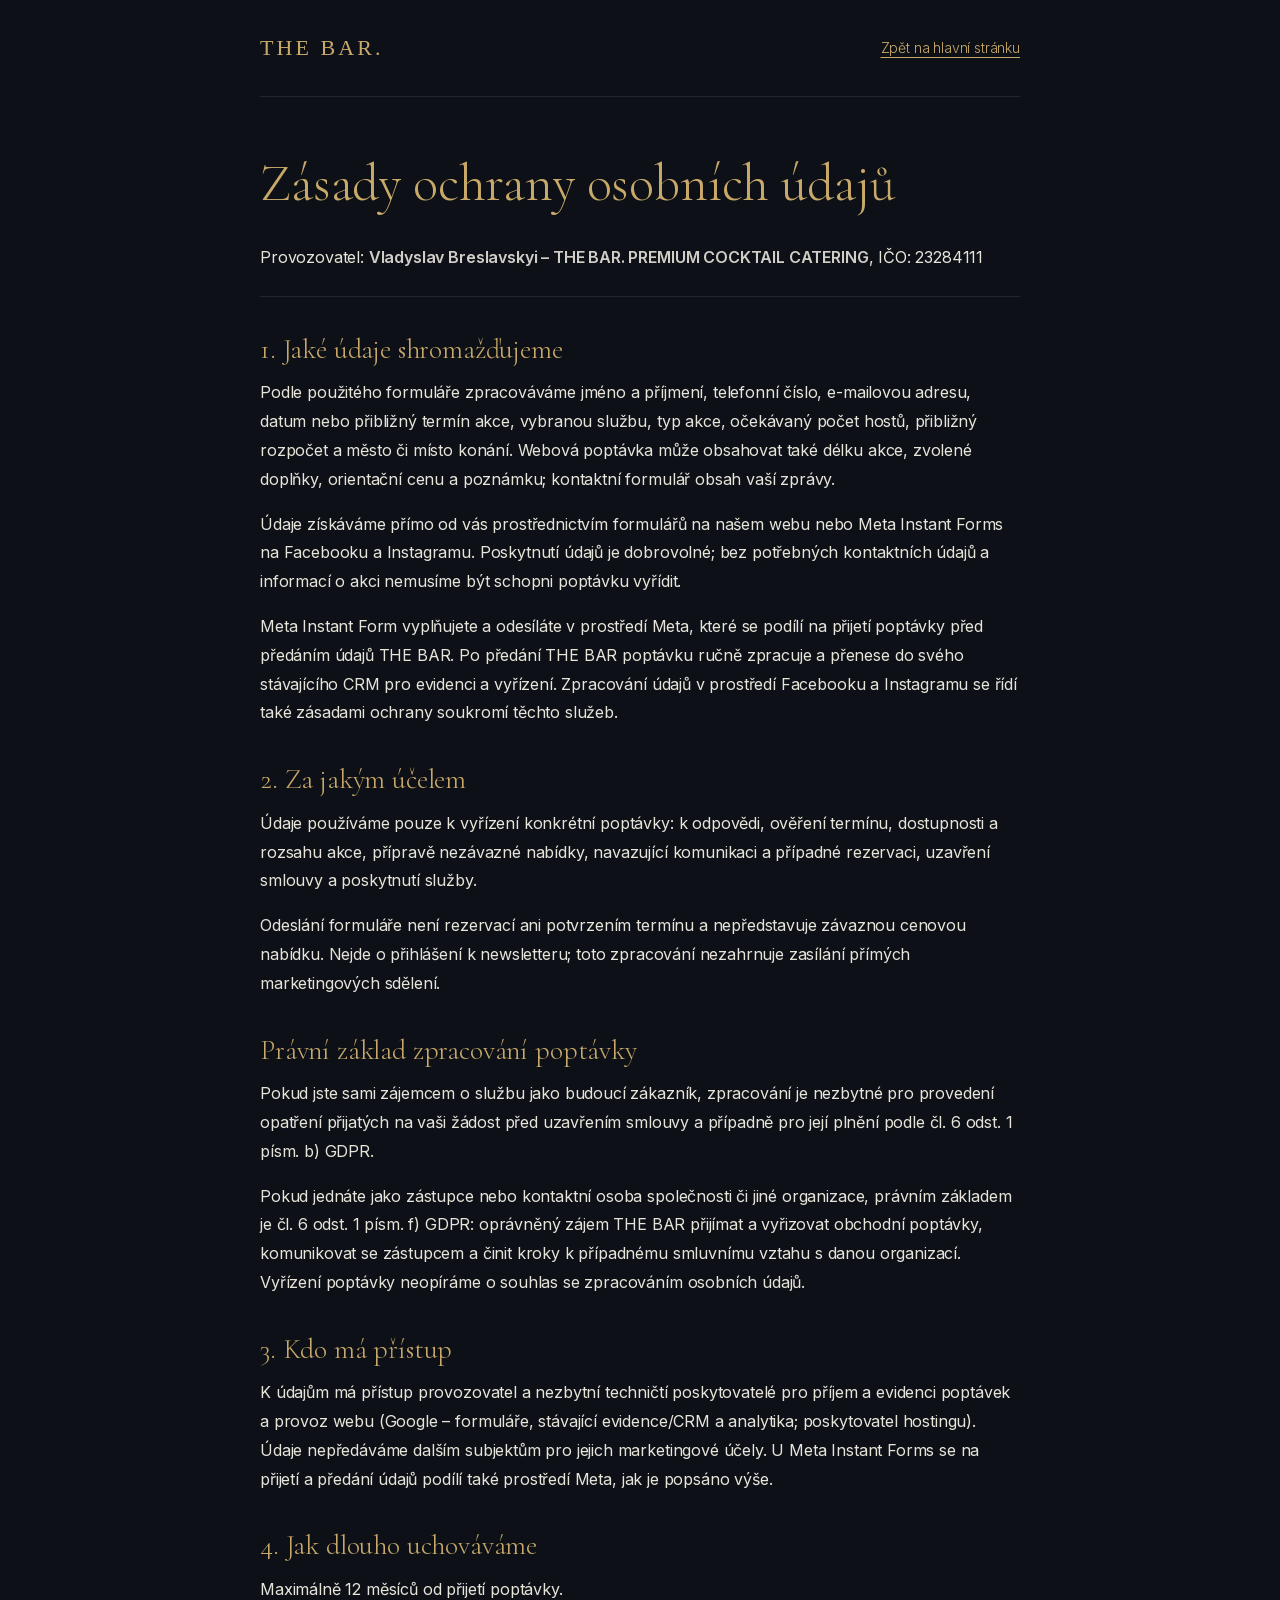
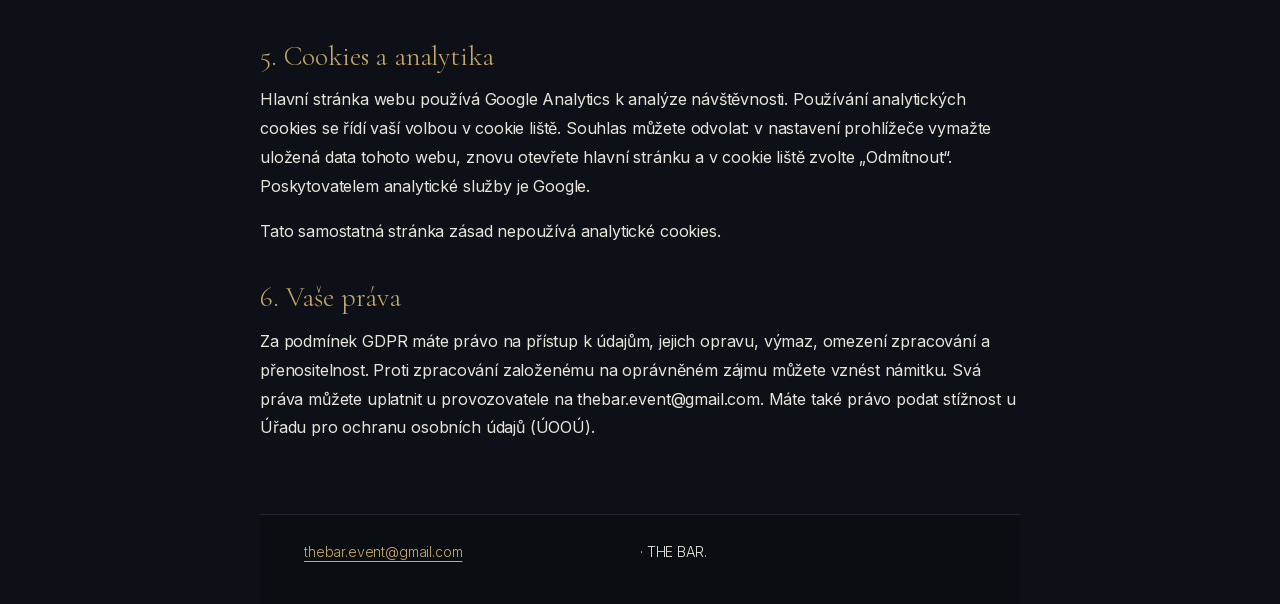
<file: zasady-ochrany-osobnich-udaju/index.html>
<!DOCTYPE html>
<html lang="cs">
<head>
  <meta charset="utf-8">
  <meta name="viewport" content="width=device-width, initial-scale=1">
  <title>Zásady ochrany osobních údajů | THE BAR.</title>
  <meta name="description" content="Jak THE BAR zpracovává poptávky z webu a Meta Instant Forms na Facebooku a Instagramu, jak dlouho údaje uchovává a jaká máte práva.">
  <link rel="canonical" href="https://thebarcatering.cz/zasady-ochrany-osobnich-udaju/">
  <link rel="icon" href="/favicon.ico">
  <link rel="stylesheet" href="/style.css?v=43">
  <style>
    .privacy-page { overflow-x: visible; }
    .privacy-header, .privacy-content, .privacy-footer { width: min(100% - 48px, 760px); margin-inline: auto; }
    .privacy-header { display: flex; flex-wrap: wrap; gap: 16px; align-items: center; justify-content: space-between; padding-block: 28px; border-bottom: 1px solid var(--line); }
    .privacy-brand { font-family: Georgia, serif; font-size: 22px; letter-spacing: .14em; }
    .privacy-brand span { color: var(--gold); }
    .privacy-page a { color: var(--gold); text-underline-offset: 4px; }
    .privacy-page a:focus-visible { outline: 2px solid var(--gold); outline-offset: 6px; }
    .privacy-back, .privacy-content a, .privacy-footer a { text-decoration: underline; }
    .privacy-back { font-size: 14px; }
    .privacy-content { padding-block: 56px; overflow-wrap: anywhere; font-size: 16px; font-weight: 400; line-height: 1.8; }
    .privacy-content h1, .privacy-content h2 { font-family: var(--serif); font-weight: 300; color: var(--gold); line-height: 1.2; }
    .privacy-content h1 { font-size: clamp(36px, 6vw, 52px); margin-bottom: 28px; }
    .privacy-content h2 { font-size: 28px; margin: 36px 0 12px; }
    .privacy-content p { margin-bottom: 16px; }
    .privacy-content .pm-provoz { padding-bottom: 24px; border-bottom: 1px solid var(--line); }
    .privacy-footer { border-top: 1px solid var(--line); padding-block: 24px 40px; font-size: 14px; }
    @media (max-width: 600px) {
      .privacy-content { padding-block: 36px; }
      .privacy-content h2 { font-size: 25px; }
    }
  </style>
</head>
<body class="privacy-page">
  <header class="privacy-header">
    <a class="privacy-brand" href="/" aria-label="THE BAR. — hlavní stránka">THE BAR<span>.</span></a>
    <a class="privacy-back" href="/">Zpět na hlavní stránku</a>
  </header>
  <main class="privacy-content">
    <h1>Zásady ochrany osobních údajů</h1>

      <p class="pm-provoz">Provozovatel: <strong style="color:rgba(245,240,232,0.85);">Vladyslav Breslavskyi – THE BAR. PREMIUM COCKTAIL CATERING</strong>, IČO:&nbsp;23284111</p>
      <h2>1. Jaké údaje shromažďujeme</h2>
      <p>Podle použitého formuláře zpracováváme jméno a příjmení, telefonní číslo, e-mailovou adresu, datum nebo přibližný termín akce, vybranou službu, typ akce, očekávaný počet hostů, přibližný rozpočet a město či místo konání. Webová poptávka může obsahovat také délku akce, zvolené doplňky, orientační cenu a poznámku; kontaktní formulář obsah vaší zprávy.</p>
      <p>Údaje získáváme přímo od vás prostřednictvím formulářů na našem webu nebo Meta Instant Forms na Facebooku a Instagramu. Poskytnutí údajů je dobrovolné; bez potřebných kontaktních údajů a informací o akci nemusíme být schopni poptávku vyřídit.</p>
      <p>Meta Instant Form vyplňujete a odesíláte v prostředí Meta, které se podílí na přijetí poptávky před předáním údajů THE BAR. Po předání THE BAR poptávku ručně zpracuje a přenese do svého stávajícího CRM pro evidenci a vyřízení. Zpracování údajů v prostředí Facebooku a Instagramu se řídí také zásadami ochrany soukromí těchto služeb.</p>
      <h2>2. Za jakým účelem</h2>
      <p>Údaje používáme pouze k vyřízení konkrétní poptávky: k odpovědi, ověření termínu, dostupnosti a rozsahu akce, přípravě nezávazné nabídky, navazující komunikaci a případné rezervaci, uzavření smlouvy a poskytnutí služby.</p>
      <p>Odeslání formuláře není rezervací ani potvrzením termínu a nepředstavuje závaznou cenovou nabídku. Nejde o přihlášení k newsletteru; toto zpracování nezahrnuje zasílání přímých marketingových sdělení.</p>
      <h2>Právní základ zpracování poptávky</h2>
      <p>Pokud jste sami zájemcem o službu jako budoucí zákazník, zpracování je nezbytné pro provedení opatření přijatých na vaši žádost před uzavřením smlouvy a případně pro její plnění podle čl. 6 odst. 1 písm. b) GDPR.</p>
      <p>Pokud jednáte jako zástupce nebo kontaktní osoba společnosti či jiné organizace, právním základem je čl. 6 odst. 1 písm. f) GDPR: oprávněný zájem THE BAR přijímat a vyřizovat obchodní poptávky, komunikovat se zástupcem a činit kroky k případnému smluvnímu vztahu s danou organizací. Vyřízení poptávky neopíráme o souhlas se zpracováním osobních údajů.</p>
      <h2>3. Kdo má přístup</h2>
      <p>K údajům má přístup provozovatel a nezbytní techničtí poskytovatelé pro příjem a evidenci poptávek a provoz webu (Google – formuláře, stávající evidence/CRM a analytika; poskytovatel hostingu). Údaje nepředáváme dalším subjektům pro jejich marketingové účely. U Meta Instant Forms se na přijetí a předání údajů podílí také prostředí Meta, jak je popsáno výše.</p>
      <h2>4. Jak dlouho uchováváme</h2>
      <p>Maximálně 12 měsíců od přijetí poptávky.</p>
      <h2>5. Cookies a analytika</h2>
      <p>Hlavní stránka webu používá Google Analytics k analýze návštěvnosti. Používání analytických cookies se řídí vaší volbou v cookie liště. Souhlas můžete odvolat: v nastavení prohlížeče vymažte uložená data tohoto webu, znovu otevřete hlavní stránku a v cookie liště zvolte „Odmítnout“. Poskytovatelem analytické služby je Google.</p>
      <p>Tato samostatná stránka zásad nepoužívá analytické cookies.</p>
      <h2>6. Vaše práva</h2>
      <p>Za podmínek GDPR máte právo na přístup k údajům, jejich opravu, výmaz, omezení zpracování a přenositelnost. Proti zpracování založenému na oprávněném zájmu můžete vznést námitku. Svá práva můžete uplatnit u provozovatele na thebar.event@gmail.com. Máte také právo podat stížnost u Úřadu pro ochranu osobních údajů (ÚOOÚ).</p>
  </main>
  <footer class="privacy-footer">
    <a href="mailto:thebar.event@gmail.com">thebar.event@gmail.com</a> · THE BAR.
  </footer>
</body>
</html>
</file>
<file: style.css>
/* cyrillic-ext */
@font-face {
  font-family: 'Cormorant Garamond';
  font-style: italic;
  font-weight: 400;
  font-display: swap;
  src: url("fonts/b681dcb9-3af3-4d6c-88ed-1f1aac690da6.woff") format('woff');
  unicode-range: U+0460-052F, U+1C80-1C8A, U+20B4, U+2DE0-2DFF, U+A640-A69F, U+FE2E-FE2F;
}
/* cyrillic */
@font-face {
  font-family: 'Cormorant Garamond';
  font-style: italic;
  font-weight: 400;
  font-display: swap;
  src: url("fonts/1708fd98-1f78-46b7-9ce7-abe96da39b52.woff") format('woff');
  unicode-range: U+0301, U+0400-045F, U+0490-0491, U+04B0-04B1, U+2116;
}
/* vietnamese */
@font-face {
  font-family: 'Cormorant Garamond';
  font-style: italic;
  font-weight: 400;
  font-display: swap;
  src: url("fonts/7d85c2ac-1f16-491e-86e1-93a52183e716.woff") format('woff');
  unicode-range: U+0102-0103, U+0110-0111, U+0128-0129, U+0168-0169, U+01A0-01A1, U+01AF-01B0, U+0300-0301, U+0303-0304, U+0308-0309, U+0323, U+0329, U+1EA0-1EF9, U+20AB;
}
/* latin-ext */
@font-face {
  font-family: 'Cormorant Garamond';
  font-style: italic;
  font-weight: 400;
  font-display: swap;
  src: url("fonts/456a0481-c9ff-4b15-a256-2511677596d8.woff") format('woff');
  unicode-range: U+0100-02BA, U+02BD-02C5, U+02C7-02CC, U+02CE-02D7, U+02DD-02FF, U+0304, U+0308, U+0329, U+1D00-1DBF, U+1E00-1E9F, U+1EF2-1EFF, U+2020, U+20A0-20AB, U+20AD-20C0, U+2113, U+2C60-2C7F, U+A720-A7FF;
}
/* latin */
@font-face {
  font-family: 'Cormorant Garamond';
  font-style: italic;
  font-weight: 400;
  font-display: swap;
  src: url("a1b97c2a-fea4-4140-a0d5-9ef8fe3a8dbd") format('woff');
  unicode-range: U+0000-00FF, U+0131, U+0152-0153, U+02BB-02BC, U+02C6, U+02DA, U+02DC, U+0304, U+0308, U+0329, U+2000-206F, U+20AC, U+2122, U+2191, U+2193, U+2212, U+2215, U+FEFF, U+FFFD;
}
/* cyrillic-ext */
@font-face {
  font-family: 'Cormorant Garamond';
  font-style: normal;
  font-weight: 300;
  font-display: swap;
  src: url("fonts/423d3f00-1430-42b0-954d-1c5333eb838c.woff2") format('woff2');
  unicode-range: U+0460-052F, U+1C80-1C8A, U+20B4, U+2DE0-2DFF, U+A640-A69F, U+FE2E-FE2F;
}
/* cyrillic */
@font-face {
  font-family: 'Cormorant Garamond';
  font-style: normal;
  font-weight: 300;
  font-display: swap;
  src: url("fonts/9ed13837-3f55-4da6-b663-eaea4366f961.woff2") format('woff2');
  unicode-range: U+0301, U+0400-045F, U+0490-0491, U+04B0-04B1, U+2116;
}
/* vietnamese */
@font-face {
  font-family: 'Cormorant Garamond';
  font-style: normal;
  font-weight: 300;
  font-display: swap;
  src: url("fonts/a9f498b1-c843-4ce3-98ee-30468d42f751.woff2") format('woff2');
  unicode-range: U+0102-0103, U+0110-0111, U+0128-0129, U+0168-0169, U+01A0-01A1, U+01AF-01B0, U+0300-0301, U+0303-0304, U+0308-0309, U+0323, U+0329, U+1EA0-1EF9, U+20AB;
}
/* latin-ext */
@font-face {
  font-family: 'Cormorant Garamond';
  font-style: normal;
  font-weight: 300;
  font-display: swap;
  src: url("fonts/6f4ce0fd-afff-4004-933c-0d9875a81051.woff2") format('woff2');
  unicode-range: U+0100-02BA, U+02BD-02C5, U+02C7-02CC, U+02CE-02D7, U+02DD-02FF, U+0304, U+0308, U+0329, U+1D00-1DBF, U+1E00-1E9F, U+1EF2-1EFF, U+2020, U+20A0-20AB, U+20AD-20C0, U+2113, U+2C60-2C7F, U+A720-A7FF;
}
/* latin */
@font-face {
  font-family: 'Cormorant Garamond';
  font-style: normal;
  font-weight: 300;
  font-display: swap;
  src: url("fonts/39b6aa6e-d81d-483c-8eed-6ac0f09dd3b1.woff2") format('woff2');
  unicode-range: U+0000-00FF, U+0131, U+0152-0153, U+02BB-02BC, U+02C6, U+02DA, U+02DC, U+0304, U+0308, U+0329, U+2000-206F, U+20AC, U+2122, U+2191, U+2193, U+2212, U+2215, U+FEFF, U+FFFD;
}
/* Metric-matched fallback — reduces visual jump during Cormorant Garamond swap */
@font-face {
  font-family: 'Cormorant Garamond Fallback';
  src: local('Georgia'), local('Times New Roman');
  size-adjust: 115%;
  ascent-override: 88%;
  descent-override: 22%;
  line-gap-override: 0%;
}
/* cyrillic-ext */
@font-face {
  font-family: 'Cormorant Garamond';
  font-style: normal;
  font-weight: 400;
  font-display: swap;
  src: url("fonts/423d3f00-1430-42b0-954d-1c5333eb838c.woff2") format('woff2');
  unicode-range: U+0460-052F, U+1C80-1C8A, U+20B4, U+2DE0-2DFF, U+A640-A69F, U+FE2E-FE2F;
}
/* cyrillic */
@font-face {
  font-family: 'Cormorant Garamond';
  font-style: normal;
  font-weight: 400;
  font-display: swap;
  src: url("fonts/9ed13837-3f55-4da6-b663-eaea4366f961.woff2") format('woff2');
  unicode-range: U+0301, U+0400-045F, U+0490-0491, U+04B0-04B1, U+2116;
}
/* vietnamese */
@font-face {
  font-family: 'Cormorant Garamond';
  font-style: normal;
  font-weight: 400;
  font-display: swap;
  src: url("fonts/a9f498b1-c843-4ce3-98ee-30468d42f751.woff2") format('woff2');
  unicode-range: U+0102-0103, U+0110-0111, U+0128-0129, U+0168-0169, U+01A0-01A1, U+01AF-01B0, U+0300-0301, U+0303-0304, U+0308-0309, U+0323, U+0329, U+1EA0-1EF9, U+20AB;
}
/* latin-ext */
@font-face {
  font-family: 'Cormorant Garamond';
  font-style: normal;
  font-weight: 400;
  font-display: swap;
  src: url("fonts/6f4ce0fd-afff-4004-933c-0d9875a81051.woff2") format('woff2');
  unicode-range: U+0100-02BA, U+02BD-02C5, U+02C7-02CC, U+02CE-02D7, U+02DD-02FF, U+0304, U+0308, U+0329, U+1D00-1DBF, U+1E00-1E9F, U+1EF2-1EFF, U+2020, U+20A0-20AB, U+20AD-20C0, U+2113, U+2C60-2C7F, U+A720-A7FF;
}
/* latin */
@font-face {
  font-family: 'Cormorant Garamond';
  font-style: normal;
  font-weight: 400;
  font-display: swap;
  src: url("fonts/39b6aa6e-d81d-483c-8eed-6ac0f09dd3b1.woff2") format('woff2');
  unicode-range: U+0000-00FF, U+0131, U+0152-0153, U+02BB-02BC, U+02C6, U+02DA, U+02DC, U+0304, U+0308, U+0329, U+2000-206F, U+20AC, U+2122, U+2191, U+2193, U+2212, U+2215, U+FEFF, U+FFFD;
}
/* cyrillic-ext */
@font-face {
  font-family: 'Cormorant Garamond';
  font-style: normal;
  font-weight: 500;
  font-display: swap;
  src: url("fonts/423d3f00-1430-42b0-954d-1c5333eb838c.woff2") format('woff2');
  unicode-range: U+0460-052F, U+1C80-1C8A, U+20B4, U+2DE0-2DFF, U+A640-A69F, U+FE2E-FE2F;
}
/* cyrillic */
@font-face {
  font-family: 'Cormorant Garamond';
  font-style: normal;
  font-weight: 500;
  font-display: swap;
  src: url("fonts/9ed13837-3f55-4da6-b663-eaea4366f961.woff2") format('woff2');
  unicode-range: U+0301, U+0400-045F, U+0490-0491, U+04B0-04B1, U+2116;
}
/* vietnamese */
@font-face {
  font-family: 'Cormorant Garamond';
  font-style: normal;
  font-weight: 500;
  font-display: swap;
  src: url("fonts/a9f498b1-c843-4ce3-98ee-30468d42f751.woff2") format('woff2');
  unicode-range: U+0102-0103, U+0110-0111, U+0128-0129, U+0168-0169, U+01A0-01A1, U+01AF-01B0, U+0300-0301, U+0303-0304, U+0308-0309, U+0323, U+0329, U+1EA0-1EF9, U+20AB;
}
/* latin-ext */
@font-face {
  font-family: 'Cormorant Garamond';
  font-style: normal;
  font-weight: 500;
  font-display: swap;
  src: url("fonts/6f4ce0fd-afff-4004-933c-0d9875a81051.woff2") format('woff2');
  unicode-range: U+0100-02BA, U+02BD-02C5, U+02C7-02CC, U+02CE-02D7, U+02DD-02FF, U+0304, U+0308, U+0329, U+1D00-1DBF, U+1E00-1E9F, U+1EF2-1EFF, U+2020, U+20A0-20AB, U+20AD-20C0, U+2113, U+2C60-2C7F, U+A720-A7FF;
}
/* latin */
@font-face {
  font-family: 'Cormorant Garamond';
  font-style: normal;
  font-weight: 500;
  font-display: swap;
  src: url("fonts/39b6aa6e-d81d-483c-8eed-6ac0f09dd3b1.woff2") format('woff2');
  unicode-range: U+0000-00FF, U+0131, U+0152-0153, U+02BB-02BC, U+02C6, U+02DA, U+02DC, U+0304, U+0308, U+0329, U+2000-206F, U+20AC, U+2122, U+2191, U+2193, U+2212, U+2215, U+FEFF, U+FFFD;
}
/* cyrillic-ext */
@font-face {
  font-family: 'Cormorant Garamond';
  font-style: normal;
  font-weight: 600;
  font-display: swap;
  src: url("fonts/423d3f00-1430-42b0-954d-1c5333eb838c.woff2") format('woff2');
  unicode-range: U+0460-052F, U+1C80-1C8A, U+20B4, U+2DE0-2DFF, U+A640-A69F, U+FE2E-FE2F;
}
/* cyrillic */
@font-face {
  font-family: 'Cormorant Garamond';
  font-style: normal;
  font-weight: 600;
  font-display: swap;
  src: url("fonts/9ed13837-3f55-4da6-b663-eaea4366f961.woff2") format('woff2');
  unicode-range: U+0301, U+0400-045F, U+0490-0491, U+04B0-04B1, U+2116;
}
/* vietnamese */
@font-face {
  font-family: 'Cormorant Garamond';
  font-style: normal;
  font-weight: 600;
  font-display: swap;
  src: url("fonts/a9f498b1-c843-4ce3-98ee-30468d42f751.woff2") format('woff2');
  unicode-range: U+0102-0103, U+0110-0111, U+0128-0129, U+0168-0169, U+01A0-01A1, U+01AF-01B0, U+0300-0301, U+0303-0304, U+0308-0309, U+0323, U+0329, U+1EA0-1EF9, U+20AB;
}
/* latin-ext */
@font-face {
  font-family: 'Cormorant Garamond';
  font-style: normal;
  font-weight: 600;
  font-display: swap;
  src: url("fonts/6f4ce0fd-afff-4004-933c-0d9875a81051.woff2") format('woff2');
  unicode-range: U+0100-02BA, U+02BD-02C5, U+02C7-02CC, U+02CE-02D7, U+02DD-02FF, U+0304, U+0308, U+0329, U+1D00-1DBF, U+1E00-1E9F, U+1EF2-1EFF, U+2020, U+20A0-20AB, U+20AD-20C0, U+2113, U+2C60-2C7F, U+A720-A7FF;
}
/* latin */
@font-face {
  font-family: 'Cormorant Garamond';
  font-style: normal;
  font-weight: 600;
  font-display: swap;
  src: url("fonts/39b6aa6e-d81d-483c-8eed-6ac0f09dd3b1.woff2") format('woff2');
  unicode-range: U+0000-00FF, U+0131, U+0152-0153, U+02BB-02BC, U+02C6, U+02DA, U+02DC, U+0304, U+0308, U+0329, U+2000-206F, U+20AC, U+2122, U+2191, U+2193, U+2212, U+2215, U+FEFF, U+FFFD;
}
/* cyrillic-ext */
@font-face {
  font-family: 'Inter';
  font-style: normal;
  font-weight: 300;
  font-display: swap;
  src: url("fonts/69ff3aea-8c1f-4ca4-bcbf-d26c1f8909ff.woff2") format('woff2');
  unicode-range: U+0460-052F, U+1C80-1C8A, U+20B4, U+2DE0-2DFF, U+A640-A69F, U+FE2E-FE2F;
}
/* cyrillic */
@font-face {
  font-family: 'Inter';
  font-style: normal;
  font-weight: 300;
  font-display: swap;
  src: url("fonts/8fd411d3-7242-4e1a-ba72-34b40872787a.woff2") format('woff2');
  unicode-range: U+0301, U+0400-045F, U+0490-0491, U+04B0-04B1, U+2116;
}
/* greek-ext */
@font-face {
  font-family: 'Inter';
  font-style: normal;
  font-weight: 300;
  font-display: swap;
  src: url("fonts/c663a980-2d77-4b73-aa24-bde8d2ce89e5.woff2") format('woff2');
  unicode-range: U+1F00-1FFF;
}
/* greek */
@font-face {
  font-family: 'Inter';
  font-style: normal;
  font-weight: 300;
  font-display: swap;
  src: url("fonts/75bf6e02-514a-47c7-a287-7553a43225ae.woff2") format('woff2');
  unicode-range: U+0370-0377, U+037A-037F, U+0384-038A, U+038C, U+038E-03A1, U+03A3-03FF;
}
/* vietnamese */
@font-face {
  font-family: 'Inter';
  font-style: normal;
  font-weight: 300;
  font-display: swap;
  src: url("fonts/318a3175-7285-49a4-9e63-bee518fa9dbc.woff2") format('woff2');
  unicode-range: U+0102-0103, U+0110-0111, U+0128-0129, U+0168-0169, U+01A0-01A1, U+01AF-01B0, U+0300-0301, U+0303-0304, U+0308-0309, U+0323, U+0329, U+1EA0-1EF9, U+20AB;
}
/* latin-ext */
@font-face {
  font-family: 'Inter';
  font-style: normal;
  font-weight: 300;
  font-display: swap;
  src: url("fonts/c294fb61-16da-4c03-9420-0ca75b706fe5.woff2") format('woff2');
  unicode-range: U+0100-02BA, U+02BD-02C5, U+02C7-02CC, U+02CE-02D7, U+02DD-02FF, U+0304, U+0308, U+0329, U+1D00-1DBF, U+1E00-1E9F, U+1EF2-1EFF, U+2020, U+20A0-20AB, U+20AD-20C0, U+2113, U+2C60-2C7F, U+A720-A7FF;
}
/* latin */
@font-face {
  font-family: 'Inter';
  font-style: normal;
  font-weight: 300;
  font-display: swap;
  src: url("fonts/2f953e7d-e97f-4962-8065-ca463e6d6b33.woff2") format('woff2');
  unicode-range: U+0000-00FF, U+0131, U+0152-0153, U+02BB-02BC, U+02C6, U+02DA, U+02DC, U+0304, U+0308, U+0329, U+2000-206F, U+20AC, U+2122, U+2191, U+2193, U+2212, U+2215, U+FEFF, U+FFFD;
}
/* cyrillic-ext */
@font-face {
  font-family: 'Inter';
  font-style: normal;
  font-weight: 400;
  font-display: swap;
  src: url("fonts/69ff3aea-8c1f-4ca4-bcbf-d26c1f8909ff.woff2") format('woff2');
  unicode-range: U+0460-052F, U+1C80-1C8A, U+20B4, U+2DE0-2DFF, U+A640-A69F, U+FE2E-FE2F;
}
/* cyrillic */
@font-face {
  font-family: 'Inter';
  font-style: normal;
  font-weight: 400;
  font-display: swap;
  src: url("fonts/8fd411d3-7242-4e1a-ba72-34b40872787a.woff2") format('woff2');
  unicode-range: U+0301, U+0400-045F, U+0490-0491, U+04B0-04B1, U+2116;
}
/* greek-ext */
@font-face {
  font-family: 'Inter';
  font-style: normal;
  font-weight: 400;
  font-display: swap;
  src: url("fonts/c663a980-2d77-4b73-aa24-bde8d2ce89e5.woff2") format('woff2');
  unicode-range: U+1F00-1FFF;
}
/* greek */
@font-face {
  font-family: 'Inter';
  font-style: normal;
  font-weight: 400;
  font-display: swap;
  src: url("fonts/75bf6e02-514a-47c7-a287-7553a43225ae.woff2") format('woff2');
  unicode-range: U+0370-0377, U+037A-037F, U+0384-038A, U+038C, U+038E-03A1, U+03A3-03FF;
}
/* vietnamese */
@font-face {
  font-family: 'Inter';
  font-style: normal;
  font-weight: 400;
  font-display: swap;
  src: url("fonts/318a3175-7285-49a4-9e63-bee518fa9dbc.woff2") format('woff2');
  unicode-range: U+0102-0103, U+0110-0111, U+0128-0129, U+0168-0169, U+01A0-01A1, U+01AF-01B0, U+0300-0301, U+0303-0304, U+0308-0309, U+0323, U+0329, U+1EA0-1EF9, U+20AB;
}
/* latin-ext */
@font-face {
  font-family: 'Inter';
  font-style: normal;
  font-weight: 400;
  font-display: swap;
  src: url("fonts/c294fb61-16da-4c03-9420-0ca75b706fe5.woff2") format('woff2');
  unicode-range: U+0100-02BA, U+02BD-02C5, U+02C7-02CC, U+02CE-02D7, U+02DD-02FF, U+0304, U+0308, U+0329, U+1D00-1DBF, U+1E00-1E9F, U+1EF2-1EFF, U+2020, U+20A0-20AB, U+20AD-20C0, U+2113, U+2C60-2C7F, U+A720-A7FF;
}
/* latin */
@font-face {
  font-family: 'Inter';
  font-style: normal;
  font-weight: 400;
  font-display: swap;
  src: url("fonts/2f953e7d-e97f-4962-8065-ca463e6d6b33.woff2") format('woff2');
  unicode-range: U+0000-00FF, U+0131, U+0152-0153, U+02BB-02BC, U+02C6, U+02DA, U+02DC, U+0304, U+0308, U+0329, U+2000-206F, U+20AC, U+2122, U+2191, U+2193, U+2212, U+2215, U+FEFF, U+FFFD;
}
/* cyrillic-ext */
@font-face {
  font-family: 'Inter';
  font-style: normal;
  font-weight: 500;
  font-display: swap;
  src: url("fonts/69ff3aea-8c1f-4ca4-bcbf-d26c1f8909ff.woff2") format('woff2');
  unicode-range: U+0460-052F, U+1C80-1C8A, U+20B4, U+2DE0-2DFF, U+A640-A69F, U+FE2E-FE2F;
}
/* cyrillic */
@font-face {
  font-family: 'Inter';
  font-style: normal;
  font-weight: 500;
  font-display: swap;
  src: url("fonts/8fd411d3-7242-4e1a-ba72-34b40872787a.woff2") format('woff2');
  unicode-range: U+0301, U+0400-045F, U+0490-0491, U+04B0-04B1, U+2116;
}
/* greek-ext */
@font-face {
  font-family: 'Inter';
  font-style: normal;
  font-weight: 500;
  font-display: swap;
  src: url("fonts/c663a980-2d77-4b73-aa24-bde8d2ce89e5.woff2") format('woff2');
  unicode-range: U+1F00-1FFF;
}
/* greek */
@font-face {
  font-family: 'Inter';
  font-style: normal;
  font-weight: 500;
  font-display: swap;
  src: url("fonts/75bf6e02-514a-47c7-a287-7553a43225ae.woff2") format('woff2');
  unicode-range: U+0370-0377, U+037A-037F, U+0384-038A, U+038C, U+038E-03A1, U+03A3-03FF;
}
/* vietnamese */
@font-face {
  font-family: 'Inter';
  font-style: normal;
  font-weight: 500;
  font-display: swap;
  src: url("fonts/318a3175-7285-49a4-9e63-bee518fa9dbc.woff2") format('woff2');
  unicode-range: U+0102-0103, U+0110-0111, U+0128-0129, U+0168-0169, U+01A0-01A1, U+01AF-01B0, U+0300-0301, U+0303-0304, U+0308-0309, U+0323, U+0329, U+1EA0-1EF9, U+20AB;
}
/* latin-ext */
@font-face {
  font-family: 'Inter';
  font-style: normal;
  font-weight: 500;
  font-display: swap;
  src: url("fonts/c294fb61-16da-4c03-9420-0ca75b706fe5.woff2") format('woff2');
  unicode-range: U+0100-02BA, U+02BD-02C5, U+02C7-02CC, U+02CE-02D7, U+02DD-02FF, U+0304, U+0308, U+0329, U+1D00-1DBF, U+1E00-1E9F, U+1EF2-1EFF, U+2020, U+20A0-20AB, U+20AD-20C0, U+2113, U+2C60-2C7F, U+A720-A7FF;
}
/* latin */
@font-face {
  font-family: 'Inter';
  font-style: normal;
  font-weight: 500;
  font-display: swap;
  src: url("fonts/2f953e7d-e97f-4962-8065-ca463e6d6b33.woff2") format('woff2');
  unicode-range: U+0000-00FF, U+0131, U+0152-0153, U+02BB-02BC, U+02C6, U+02DA, U+02DC, U+0304, U+0308, U+0329, U+2000-206F, U+20AC, U+2122, U+2191, U+2193, U+2212, U+2215, U+FEFF, U+FFFD;
}
/* cyrillic-ext */
@font-face {
  font-family: 'Inter';
  font-style: normal;
  font-weight: 600;
  font-display: swap;
  src: url("fonts/69ff3aea-8c1f-4ca4-bcbf-d26c1f8909ff.woff2") format('woff2');
  unicode-range: U+0460-052F, U+1C80-1C8A, U+20B4, U+2DE0-2DFF, U+A640-A69F, U+FE2E-FE2F;
}
/* cyrillic */
@font-face {
  font-family: 'Inter';
  font-style: normal;
  font-weight: 600;
  font-display: swap;
  src: url("fonts/8fd411d3-7242-4e1a-ba72-34b40872787a.woff2") format('woff2');
  unicode-range: U+0301, U+0400-045F, U+0490-0491, U+04B0-04B1, U+2116;
}
/* greek-ext */
@font-face {
  font-family: 'Inter';
  font-style: normal;
  font-weight: 600;
  font-display: swap;
  src: url("fonts/c663a980-2d77-4b73-aa24-bde8d2ce89e5.woff2") format('woff2');
  unicode-range: U+1F00-1FFF;
}
/* greek */
@font-face {
  font-family: 'Inter';
  font-style: normal;
  font-weight: 600;
  font-display: swap;
  src: url("fonts/75bf6e02-514a-47c7-a287-7553a43225ae.woff2") format('woff2');
  unicode-range: U+0370-0377, U+037A-037F, U+0384-038A, U+038C, U+038E-03A1, U+03A3-03FF;
}
/* vietnamese */
@font-face {
  font-family: 'Inter';
  font-style: normal;
  font-weight: 600;
  font-display: swap;
  src: url("fonts/318a3175-7285-49a4-9e63-bee518fa9dbc.woff2") format('woff2');
  unicode-range: U+0102-0103, U+0110-0111, U+0128-0129, U+0168-0169, U+01A0-01A1, U+01AF-01B0, U+0300-0301, U+0303-0304, U+0308-0309, U+0323, U+0329, U+1EA0-1EF9, U+20AB;
}
/* latin-ext */
@font-face {
  font-family: 'Inter';
  font-style: normal;
  font-weight: 600;
  font-display: swap;
  src: url("fonts/c294fb61-16da-4c03-9420-0ca75b706fe5.woff2") format('woff2');
  unicode-range: U+0100-02BA, U+02BD-02C5, U+02C7-02CC, U+02CE-02D7, U+02DD-02FF, U+0304, U+0308, U+0329, U+1D00-1DBF, U+1E00-1E9F, U+1EF2-1EFF, U+2020, U+20A0-20AB, U+20AD-20C0, U+2113, U+2C60-2C7F, U+A720-A7FF;
}
/* latin */
@font-face {
  font-family: 'Inter';
  font-style: normal;
  font-weight: 600;
  font-display: swap;
  src: url("fonts/2f953e7d-e97f-4962-8065-ca463e6d6b33.woff2") format('woff2');
  unicode-range: U+0000-00FF, U+0131, U+0152-0153, U+02BB-02BC, U+02C6, U+02DA, U+02DC, U+0304, U+0308, U+0329, U+2000-206F, U+20AC, U+2122, U+2191, U+2193, U+2212, U+2215, U+FEFF, U+FFFD;
}
/* cyrillic-ext */
@font-face {
  font-family: 'JetBrains Mono';
  font-style: normal;
  font-weight: 400;
  font-display: swap;
  src: url("fonts/21f23d5d-2913-48c7-97b9-6824cf448f9d.woff2") format('woff2');
  unicode-range: U+0460-052F, U+1C80-1C8A, U+20B4, U+2DE0-2DFF, U+A640-A69F, U+FE2E-FE2F;
}
/* cyrillic */
@font-face {
  font-family: 'JetBrains Mono';
  font-style: normal;
  font-weight: 400;
  font-display: swap;
  src: url("fonts/af46e7fb-dd93-4728-9550-05c28a035caf.woff2") format('woff2');
  unicode-range: U+0301, U+0400-045F, U+0490-0491, U+04B0-04B1, U+2116;
}
/* greek */
@font-face {
  font-family: 'JetBrains Mono';
  font-style: normal;
  font-weight: 400;
  font-display: swap;
  src: url("fonts/8ecdc67f-0d1c-4d9c-95aa-2d35f8503589.woff2") format('woff2');
  unicode-range: U+0370-0377, U+037A-037F, U+0384-038A, U+038C, U+038E-03A1, U+03A3-03FF;
}
/* vietnamese */
@font-face {
  font-family: 'JetBrains Mono';
  font-style: normal;
  font-weight: 400;
  font-display: swap;
  src: url("fonts/32d9d266-b8c9-414e-87cc-639fbcbfcd01.woff2") format('woff2');
  unicode-range: U+0102-0103, U+0110-0111, U+0128-0129, U+0168-0169, U+01A0-01A1, U+01AF-01B0, U+0300-0301, U+0303-0304, U+0308-0309, U+0323, U+0329, U+1EA0-1EF9, U+20AB;
}
/* latin-ext */
@font-face {
  font-family: 'JetBrains Mono';
  font-style: normal;
  font-weight: 400;
  font-display: swap;
  src: url("fonts/a296b5cf-efc9-4d95-ab33-6986ea72770f.woff2") format('woff2');
  unicode-range: U+0100-02BA, U+02BD-02C5, U+02C7-02CC, U+02CE-02D7, U+02DD-02FF, U+0304, U+0308, U+0329, U+1D00-1DBF, U+1E00-1E9F, U+1EF2-1EFF, U+2020, U+20A0-20AB, U+20AD-20C0, U+2113, U+2C60-2C7F, U+A720-A7FF;
}
/* latin */
@font-face {
  font-family: 'JetBrains Mono';
  font-style: normal;
  font-weight: 400;
  font-display: swap;
  src: url("fonts/70b2af47-24e9-4868-8f42-ad92f5e11d19.woff2") format('woff2');
  unicode-range: U+0000-00FF, U+0131, U+0152-0153, U+02BB-02BC, U+02C6, U+02DA, U+02DC, U+0304, U+0308, U+0329, U+2000-206F, U+20AC, U+2122, U+2191, U+2193, U+2212, U+2215, U+FEFF, U+FFFD;
}
/* cyrillic-ext */
@font-face {
  font-family: 'JetBrains Mono';
  font-style: normal;
  font-weight: 500;
  font-display: swap;
  src: url("fonts/21f23d5d-2913-48c7-97b9-6824cf448f9d.woff2") format('woff2');
  unicode-range: U+0460-052F, U+1C80-1C8A, U+20B4, U+2DE0-2DFF, U+A640-A69F, U+FE2E-FE2F;
}
/* cyrillic */
@font-face {
  font-family: 'JetBrains Mono';
  font-style: normal;
  font-weight: 500;
  font-display: swap;
  src: url("fonts/af46e7fb-dd93-4728-9550-05c28a035caf.woff2") format('woff2');
  unicode-range: U+0301, U+0400-045F, U+0490-0491, U+04B0-04B1, U+2116;
}
/* greek */
@font-face {
  font-family: 'JetBrains Mono';
  font-style: normal;
  font-weight: 500;
  font-display: swap;
  src: url("fonts/8ecdc67f-0d1c-4d9c-95aa-2d35f8503589.woff2") format('woff2');
  unicode-range: U+0370-0377, U+037A-037F, U+0384-038A, U+038C, U+038E-03A1, U+03A3-03FF;
}
/* vietnamese */
@font-face {
  font-family: 'JetBrains Mono';
  font-style: normal;
  font-weight: 500;
  font-display: swap;
  src: url("fonts/32d9d266-b8c9-414e-87cc-639fbcbfcd01.woff2") format('woff2');
  unicode-range: U+0102-0103, U+0110-0111, U+0128-0129, U+0168-0169, U+01A0-01A1, U+01AF-01B0, U+0300-0301, U+0303-0304, U+0308-0309, U+0323, U+0329, U+1EA0-1EF9, U+20AB;
}
/* latin-ext */
@font-face {
  font-family: 'JetBrains Mono';
  font-style: normal;
  font-weight: 500;
  font-display: swap;
  src: url("fonts/a296b5cf-efc9-4d95-ab33-6986ea72770f.woff2") format('woff2');
  unicode-range: U+0100-02BA, U+02BD-02C5, U+02C7-02CC, U+02CE-02D7, U+02DD-02FF, U+0304, U+0308, U+0329, U+1D00-1DBF, U+1E00-1E9F, U+1EF2-1EFF, U+2020, U+20A0-20AB, U+20AD-20C0, U+2113, U+2C60-2C7F, U+A720-A7FF;
}
/* latin */
@font-face {
  font-family: 'JetBrains Mono';
  font-style: normal;
  font-weight: 500;
  font-display: swap;
  src: url("fonts/70b2af47-24e9-4868-8f42-ad92f5e11d19.woff2") format('woff2');
  unicode-range: U+0000-00FF, U+0131, U+0152-0153, U+02BB-02BC, U+02C6, U+02DA, U+02DC, U+0304, U+0308, U+0329, U+2000-206F, U+20AC, U+2122, U+2191, U+2193, U+2212, U+2215, U+FEFF, U+FFFD;
}

:root{
    --bg:#0D1117;
    --bg-deep:#0A0D12;
    --bg-card:#141A22;
    --bg-card-2:#101720;
    --line:#1f2732;
    --line-soft:#19202a;
    --ink:#E7E4DA;
    --ink-dim:#A0A29C;
    --ink-mute:#6b6e68;
    --gold:#C8A96A;
    --gold-hi:#e6c974;
    --gold-lo:#8a6f28;
    --serif:'Cormorant Garamond', 'Cormorant Garamond Fallback', Georgia, serif;
    --sans:'Inter', -apple-system, BlinkMacSystemFont, sans-serif;
    --mono:'JetBrains Mono', ui-monospace, monospace;
  }
  *{box-sizing:border-box;margin:0;padding:0;-webkit-tap-highlight-color:transparent}
  html{scroll-behavior:smooth;-webkit-text-size-adjust:100%;text-size-adjust:100%}
  html,body{background:var(--bg);color:var(--ink);font-family:var(--sans);font-weight:300;-webkit-font-smoothing:antialiased;text-rendering:optimizeLegibility;letter-spacing:-0.01em;line-height:1.8}
  body{overflow-x:hidden}
  button,a,[role="button"]{touch-action:manipulation}
  a{color:inherit;text-decoration:none}
  ::selection{background:var(--gold);color:#0D1117}

  /* -------- NAV -------- */
  .nav{position:fixed;top:0;left:0;right:0;z-index:80;display:flex;align-items:center;justify-content:space-between;padding:20px 60px;backdrop-filter:blur(12px);-webkit-backdrop-filter:blur(12px);background:rgba(13,17,23,.55);border-bottom:1px solid transparent;transition:background-color .3s,border-color .3s}
  .nav.scrolled{background:rgba(10,13,18,.85);border-bottom-color:var(--line-soft)}
  .nav .brand{display:flex;align-items:center;gap:16px;line-height:1}
  .nav .brand .logo-wrap{display:none}
  .nav .brand img.b-icon{display:block;height:28px;width:auto;object-fit:contain;transform:none;vertical-align:middle;filter:brightness(0) saturate(100%) invert(72%) sepia(55%) saturate(500%) hue-rotate(10deg) brightness(95%)}
  .nav .brand .divider{display:block;width:1px;height:28px;background:rgba(255,255,255,.15);flex-shrink:0}
  .nav .brand .wordmark{display:block;font-family:Georgia,'Times New Roman',serif;font-size:19px;letter-spacing:7px;color:#fff;font-weight:400;line-height:1}
  .nav .brand .wordmark .dot{color:var(--gold)}
  .nav ul{display:flex;gap:28px;list-style:none}
  .nav ul a{font-size:11px;letter-spacing:.22em;text-transform:uppercase;color:var(--ink-dim);position:relative;padding:6px 0;transition:color .25s}
  .nav ul a .idx{color:var(--gold);margin-right:8px;font-family:var(--mono);font-size:10px;font-weight:500}
  .nav ul a:hover{color:var(--ink)}
  .nav ul a::after{content:"";position:absolute;left:0;right:100%;bottom:0;height:1px;background:var(--gold);transition:right .3s}
  .nav ul a:hover::after{right:0}
  .nav .cta{display:flex;align-items:center;gap:18px}
  .nav .lang{display:inline-flex;align-items:center;border:1px solid rgba(200,169,106,0.5);border-radius:999px;overflow:hidden;height:32px;flex-shrink:0}
  .nav .lang button{background:transparent;border:none;font-family:var(--mono);font-size:12px;letter-spacing:0.12em;text-transform:uppercase;cursor:pointer;padding:6px 14px;color:rgba(245,240,232,0.6);font-weight:500;transition:background 0.25s,color 0.25s;height:100%;display:flex;align-items:center;white-space:nowrap}
  .nav .lang button:hover{color:#C8A96A;background:rgba(200,169,106,0.08)}
  .nav .lang button.lang-active{background:#C8A96A;color:#0D1117;font-weight:600}
  .nav .lang button.lang-active:hover{background:#C8A96A;color:#0D1117}
  .nav .book{font-size:13px;letter-spacing:0.01em;text-transform:uppercase;font-weight:500;padding:11px 24px;border:1px solid var(--gold);border-radius:980px;color:var(--gold);transition:color .25s,border-color .25s,background-color .25s;position:relative;overflow:hidden}
  .nav .book:hover{background:var(--gold);color:#0D1117}
  .nav .hamburger{display:none}

  /* -------- HERO -------- */
  .hero{position:relative;width:100%;min-height:100svh;min-height:100svh;background:#080b10;display:flex;align-items:center;justify-content:center;overflow:hidden;cursor:default}
  .hero-video{position:absolute;inset:0;width:100%;height:100%;min-width:100%;min-height:100%;object-fit:cover !important;object-position:center center;z-index:0;pointer-events:none}
  .hero-overlay-base{position:absolute;inset:0;z-index:1;background:rgba(8,11,16,0.68);pointer-events:none}
  .hero-overlay-focus{position:absolute;inset:0;z-index:1;background:radial-gradient(ellipse 70% 55% at 50% 48%,rgba(8,11,16,0.75) 0%,rgba(8,11,16,0.45) 55%,rgba(8,11,16,0.2) 100%);pointer-events:none}
  .hero-content{position:relative;z-index:2;width:100%;display:flex;flex-direction:column;align-items:center;justify-content:center;text-align:center;padding:0 40px;box-sizing:border-box}
  .hero-pre{font-family:'Inter',sans-serif;font-size:10px;font-weight:200;letter-spacing:0.4em;text-transform:uppercase;color:rgba(200,169,106,0.85);margin-bottom:28px;text-align:center;width:100%;padding-left:0;text-shadow:0 2px 20px rgba(0,0,0,0.95),0 0 40px rgba(0,0,0,0.7)}
  .hero-title{font-family:'Cormorant Garamond',serif;font-size:clamp(80px,14vw,160px);font-weight:200;color:#f5f0e8;line-height:1;text-align:center;letter-spacing:0;width:100%;padding:0;padding-left:1.5%;box-sizing:border-box;text-shadow:0 2px 30px rgba(0,0,0,0.85),0 0 60px rgba(0,0,0,0.5)}
  .hero-dot{color:#C8A96A}
  .hero-divider{width:0.5px;height:52px;background:linear-gradient(to bottom,transparent,rgba(200,169,106,0.45),transparent);margin:24px auto;margin-left:auto;margin-right:auto;display:block;transform:scaleY(0);transform-origin:center;transition:transform 1.2s ease 1.1s;align-self:center;will-change:transform}
  .hero-sub{font-family:'Cormorant Garamond',serif;font-size:clamp(14px,1.8vw,20px);font-weight:200;font-style:italic;color:rgba(245,240,232,0.78);letter-spacing:0.02em;text-align:center;width:100%;text-shadow:0 2px 20px rgba(0,0,0,0.95)}
  .hero-cta{display:flex;flex-direction:column;align-items:center;justify-content:center;gap:20px;margin-top:48px;width:100%}
  .hero-btn{font-family:'Inter',sans-serif;font-size:11px;font-weight:300;letter-spacing:0.22em;text-transform:uppercase;color:#f5f0e8;background:transparent;border:0.5px solid rgba(200,169,106,0.65);padding:16px 44px;cursor:pointer;position:relative;overflow:hidden;transition:color 0.4s,border-color 0.4s;text-shadow:0 2px 14px rgba(0,0,0,0.85)}
  .hero-btn::before{content:'';position:absolute;inset:0;background:#C8A96A;transform:translateY(100%);transition:transform 0.4s cubic-bezier(0.76,0,0.24,1);z-index:0}
  .hero-btn:hover{color:#080b10;border-color:#C8A96A}
  .hero-btn:hover::before{transform:translateY(0)}
  .hero-btn span{position:relative;z-index:1}
  .hero-btn-ghost{font-family:'Inter',sans-serif;font-size:10px;font-weight:300;letter-spacing:0.22em;text-transform:uppercase;color:rgba(245,240,232,0.5);background:transparent;border:none;padding:4px 0;cursor:pointer;display:flex;align-items:center;gap:8px;transition:color 0.3s;position:relative;text-shadow:0 2px 14px rgba(0,0,0,0.9)}
  .hero-btn-ghost:hover{color:rgba(245,240,232,0.75)}
  .hero-btn-ghost::before{display:none}
  .hero-btn-ghost span{display:contents}
  .hero-scroll-indicator{position:absolute;bottom:28px;left:0;right:0;margin:0 auto;width:fit-content;display:flex;flex-direction:column;align-items:center;gap:8px;z-index:2;pointer-events:none}
  .hero-scroll-line{width:1px;height:48px;background:rgba(245,240,232,0.5);position:relative;overflow:hidden;box-shadow:0 0 4px rgba(0,0,0,0.7)}
  .hero-scroll-line::after{content:'';position:absolute;top:0;left:0;width:100%;height:100%;background:#C8A96A;animation:heroScrollAnim 2s ease infinite;will-change:transform}
  @keyframes heroScrollAnim{0%{transform:translateY(-100%)}100%{transform:translateY(100%)}}
  .hero-scroll-label{font-family:'Inter',sans-serif;font-size:9px;letter-spacing:0.3em;text-transform:uppercase;color:rgba(200,169,106,0.35);text-shadow:0 2px 14px rgba(0,0,0,0.9)}
  .hero-loaded .hero-pre{opacity:1;transform:translateY(0)}
  .hero-loaded .hero-title{opacity:1;transform:translateY(0)}
  .hero-loaded .hero-divider{transform:scaleY(1)}
  .hero-loaded .hero-sub{opacity:1;transform:translateY(0)}
  .hero-loaded .hero-cta{opacity:1;transform:translateY(0)}
  .hero-loaded .hero-scroll-indicator{opacity:1}
  @media(max-width:480px){.hero-scroll-indicator{display:none}}

    /* -------- COCKTAILS -------- */
  section.block{padding:140px 80px;position:relative}
  .section-head{display:flex;align-items:flex-end;justify-content:space-between;gap:40px;margin-bottom:48px;border-bottom:1px solid var(--line);padding-bottom:32px}
  .section-head .left{max-width:60%}
  .section-head .idx{font-family:var(--sans);font-size:11px;color:var(--gold);letter-spacing:0.08em;margin-bottom:18px;font-weight:500}
  .section-head h2{font-family:var(--serif);font-weight:400;font-size:clamp(48px,6vw,88px);line-height:.95;letter-spacing:-.01em}
  .section-head h2 em{font-style:italic;color:var(--gold);font-weight:300}
  .section-head .right{max-width:560px;color:rgba(255,255,255,0.55);font-size:17px;line-height:1.8;text-align:right;padding-bottom:8px}
  .section-head .right p + p{margin-top:14px}

  .cocktails{display:grid;grid-template-columns:repeat(4,1fr);gap:1px;background:var(--line);border:1px solid var(--line)}
  .cocktail{background:var(--bg);padding:32px 28px 28px;display:flex;flex-direction:column;gap:14px;min-height:420px;position:relative;transition:background-color .3s;cursor:pointer}
  .cocktail:hover{background:var(--bg-card-2)}
  .cocktail .corner{position:absolute;width:10px;height:10px;border:1px solid var(--gold);opacity:0;transition:opacity .35s}
  .cocktail:hover .corner{opacity:1}
  .cocktail .corner.tl{top:10px;left:10px;border-right:none;border-bottom:none}
  .cocktail .corner.tr{top:10px;right:10px;border-left:none;border-bottom:none}
  .cocktail .corner.bl{bottom:10px;left:10px;border-right:none;border-top:none}
  .cocktail .corner.br{bottom:10px;right:10px;border-left:none;border-top:none}
  .cocktail .shot{height:180px;background:
    repeating-linear-gradient(45deg, #15191f 0 2px, transparent 2px 9px),
    radial-gradient(ellipse at 50% 30%, rgba(200,169,106,.14), transparent 60%),
    #0f141b;
    border:1px solid var(--line);position:relative;overflow:hidden;margin-bottom:6px}
  .cocktail .shot::before{content:attr(data-caption);position:absolute;bottom:8px;left:8px;font-family:var(--mono);font-size:9px;letter-spacing:.15em;color:var(--ink-mute)}
  .cocktail .shot svg{position:absolute;top:50%;left:50%;transform:translate(-50%,-50%);opacity:.6}
  .cocktail .num{font-family:var(--mono);font-size:10px;color:var(--gold);letter-spacing:.2em}
  .cocktail .name{font-family:var(--serif);font-size:26px;font-weight:500;letter-spacing:.02em;color:var(--ink)}
  .cocktail .ingredients{font-size:12px;color:var(--ink-dim);line-height:1.6;font-style:italic;font-family:var(--serif)}
  .cocktail .stats{margin-top:auto;display:flex;flex-direction:column;gap:5px;font-family:var(--mono);font-size:9.5px;color:var(--ink-mute);letter-spacing:.15em}
  .cocktail .stat{display:flex;align-items:center;gap:10px;text-transform:uppercase}
  .cocktail .stat .label{width:50px;color:var(--ink-mute)}
  .cocktail .stat .pips{display:inline-flex;gap:3px}
  .cocktail .stat .pip{width:6px;height:6px;border-radius:50%;border:1px solid var(--gold-lo)}
  .cocktail .stat .pip.on{background:var(--gold);border-color:var(--gold)}
  .cocktail .base{position:absolute;top:28px;right:28px;font-family:var(--mono);font-size:9px;color:var(--gold);letter-spacing:.18em;border:1px solid var(--gold-lo);padding:3px 8px;text-transform:uppercase}

  .menu-cta{display:flex;justify-content:center;margin-top:60px;font-family:var(--mono);font-size:11px;letter-spacing:.2em;color:var(--ink-dim)}
  .menu-cta a{color:var(--gold);border-bottom:1px solid var(--gold-lo);padding-bottom:3px;margin-left:14px;text-transform:uppercase;transition:color .25s,border-bottom-color .25s}
  .menu-cta a:hover{border-color:var(--gold)}

  /* -------- SERVICES -------- */
  .services{background:var(--bg-deep);border-top:1px solid var(--line-soft);border-bottom:1px solid var(--line-soft)}
  .packages{display:grid;grid-template-columns:repeat(3,1fr);gap:24px}
  .pkg{border:1px solid var(--line);background:var(--bg-card-2);padding:40px 34px 34px;position:relative;display:flex;flex-direction:column;gap:22px;transition:border-color .3s,background-color .3s,transform .3s}
  .pkg:hover{border-color:var(--gold-lo);transform:translateY(-3px)}
  .pkg.featured{border-color:var(--gold);background:linear-gradient(180deg,rgba(200,169,106,.06),transparent 40%) var(--bg-card-2)}
  .pkg .ribbon{position:absolute;top:-1px;right:-1px;background:var(--gold);color:#0D1117;padding:6px 12px;font-family:var(--mono);font-size:9px;letter-spacing:.2em;text-transform:uppercase;font-weight:500}
  .pkg .tier{display:flex;justify-content:space-between;align-items:baseline}
  .pkg .tier .name{font-family:var(--serif);font-size:36px;font-weight:400;letter-spacing:.02em}
  .pkg .tier .num{font-family:var(--mono);font-size:10px;color:var(--ink-mute);letter-spacing:.2em}
  .pkg .price{display:flex;align-items:baseline;gap:8px;padding-bottom:18px;border-bottom:1px solid var(--line-soft)}
  .pkg .price .amt{font-family:var(--serif);font-size:44px;color:var(--gold);font-weight:400;letter-spacing:.01em}
  .pkg .price .cur{font-family:var(--mono);font-size:11px;color:var(--ink-dim);letter-spacing:.2em}
  .pkg ul{list-style:none;display:flex;flex-direction:column;gap:12px}
  .pkg li{font-size:13px;color:var(--ink-dim);line-height:1.55;padding-left:22px;position:relative}
  .pkg li::before{content:"+";position:absolute;left:0;top:-1px;color:var(--gold);font-family:var(--mono);font-size:13px}
  .pkg .pick{margin-top:auto;padding:14px 0;text-align:center;border:1px solid var(--line);color:var(--ink);font-size:11px;letter-spacing:.24em;text-transform:uppercase;cursor:pointer;transition:background-color .25s,border-color .25s,color .25s;background:transparent;font-family:var(--sans)}
  .pkg .pick:hover{border-color:var(--gold);color:var(--gold)}
  .pkg.featured .pick{background:var(--gold);color:#0D1117;border-color:var(--gold)}
  .pkg.featured .pick:hover{background:var(--gold-hi)}

  .addons{margin-top:64px;border-top:1px solid var(--line);padding-top:40px}
  .addons-head{display:flex;justify-content:space-between;align-items:baseline;margin-bottom:32px}
  .addons-head h3{font-family:var(--serif);font-size:30px;font-weight:400}
  .addons-head h3 em{color:var(--gold);font-style:italic}
  .addons-head .hint{font-family:var(--mono);font-size:10px;color:var(--ink-mute);letter-spacing:.2em}
  .addon-grid{display:grid;grid-template-columns:repeat(4,1fr);gap:1px;background:var(--line);border:1px solid var(--line)}
  .addon{background:var(--bg-deep);padding:26px 22px;display:flex;flex-direction:column;gap:10px;min-height:180px;transition:background-color .3s}
  .addon:hover{background:var(--bg-card-2)}
  .addon .icon{width:28px;height:28px;display:flex;align-items:center;justify-content:center;color:var(--gold);margin-bottom:4px}
  .addon .ttl{font-family:var(--serif);font-size:19px;font-weight:500}
  .addon .desc{font-size:11.5px;color:var(--ink-dim);line-height:1.55;flex:1;font-family:var(--serif);font-style:italic}
  .addon .pr{font-family:var(--mono);font-size:11px;color:var(--gold);letter-spacing:.18em;padding-top:8px;border-top:1px solid var(--line-soft)}

  /* -------- EXPERIENCE STRIP -------- */
  .strip{display:grid;grid-template-columns:repeat(4,1fr);border-top:1px solid var(--line);border-bottom:1px solid var(--line);background:var(--bg)}
  .strip .cell{padding:40px 32px;border-right:1px solid var(--line-soft);display:flex;flex-direction:column;gap:10px}
  .strip .cell:last-child{border-right:none}
  .strip .cell .n{font-family:var(--serif);font-size:56px;color:var(--gold);font-weight:400;letter-spacing:-.02em}
  .strip .cell .l{font-family:var(--mono);font-size:10.5px;color:var(--ink-mute);letter-spacing:.22em;text-transform:uppercase}

  /* -------- CTA -------- */
  .cta-block{padding:160px 44px;text-align:center;position:relative;overflow:hidden;border-top:1px solid var(--line-soft)}
  .cta-block::before{content:"";position:absolute;inset:0;background:radial-gradient(ellipse at 50% 0%, rgba(200,169,106,.09), transparent 55%);pointer-events:none}
  .cta-block .kicker{font-family:var(--sans);font-size:11px;letter-spacing:0.08em;color:var(--gold);margin-bottom:36px;text-transform:uppercase;font-weight:500;display:flex;justify-content:center;align-items:center;gap:18px}
  .cta-block .kicker .hair{width:40px;height:1px;background:var(--gold)}
  .cta-block h2{font-family:var(--serif);font-size:clamp(60px,9vw,140px);font-weight:400;line-height:.95;letter-spacing:-.01em;max-width:1100px;margin:0 auto}
  .cta-block h2 em{font-style:italic;color:var(--gold);font-weight:300}
  .cta-block .sub{margin-top:28px;font-size:17px;color:rgba(255,255,255,0.55);line-height:1.8;max-width:560px;margin-left:auto;margin-right:auto;font-family:var(--serif);font-style:italic}
  .cta-form{margin-top:56px;display:flex;justify-content:center;gap:0;max-width:560px;margin-left:auto;margin-right:auto;border:1px solid var(--line);background:var(--bg-card-2)}
  .cta-form input{flex:1;background:transparent;border:none;color:var(--ink);font-family:var(--sans);font-size:13px;padding:18px 22px;outline:none;letter-spacing:.04em}
  .cta-form input::placeholder{color:var(--ink-mute)}
  .cta-form button{background:var(--gold);color:#0D1117;border:none;padding:0 28px;font-family:var(--sans);font-size:11px;letter-spacing:.24em;text-transform:uppercase;font-weight:500;cursor:pointer;transition:background-color .25s}
  .cta-form button:hover{background:var(--gold-hi)}
  .cta-contact{margin-top:56px;display:flex;justify-content:center;gap:64px;flex-wrap:wrap;font-family:var(--mono);font-size:11px;color:var(--ink-dim);letter-spacing:.18em;text-transform:uppercase}
  .cta-contact div b{color:var(--gold);font-weight:500;display:block;margin-bottom:6px;font-size:9.5px}

  /* -------- ABOUT -------- */
  .about{padding:120px 48px}
  .about-grid{display:grid;grid-template-columns:1fr 1fr;gap:80px;align-items:start}
  .about-copy .idx{font-family:var(--sans);font-size:11px;color:var(--gold);letter-spacing:0.08em;margin-bottom:22px;text-transform:uppercase;font-weight:500}
  .about-copy h2{font-family:var(--serif);font-size:clamp(36px,4.5vw,64px);font-weight:400;line-height:1.05;letter-spacing:-.015em;margin-bottom:28px}
  .about-copy h2 em{font-style:italic;color:var(--gold);font-weight:300}
  .about-copy .body-text{color:rgba(255,255,255,0.55);font-size:17px;line-height:1.8;max-width:560px;font-family:var(--serif);margin-bottom:32px}
  .about-features{display:flex;flex-direction:column;gap:16px;margin-bottom:32px}
  .about-feature{display:flex;align-items:center;gap:0;font-family:var(--sans);font-size:15px;font-weight:400;color:rgba(255,255,255,0.7);letter-spacing:0.5px;line-height:1.5}
  .about-feature .diamond{color:#C8A96A;flex-shrink:0;font-size:11px;margin-right:12px}
  .about-btn{display:inline-flex;align-items:center;background:transparent;border:1px solid rgba(200,169,106,0.5);color:#C8A96A;font-family:var(--sans);font-size:13px;letter-spacing:0.01em;font-weight:500;text-transform:uppercase;padding:14px 32px;border-radius:980px;margin-top:0;cursor:pointer;transition:background-color .3s,border-color .3s,color .3s;text-decoration:none}
  .about-btn:hover{background:rgba(200,169,106,0.1)}
  .about-video{background:#111620;aspect-ratio:4/3;max-height:400px;border:1px solid rgba(200,169,106,0.2);border-radius:4px;display:flex;flex-direction:column;align-items:center;justify-content:center}
  .about-play{width:80px;height:80px;border-radius:50%;border:1.5px solid #C8A96A;display:flex;align-items:center;justify-content:center}
  .about-video-title{font-family:Georgia,serif;font-style:italic;font-size:20px;color:rgba(255,255,255,0.5);margin-top:20px}
  .about-video-sub{font-family:var(--sans);font-size:9px;letter-spacing:4px;text-transform:uppercase;color:rgba(255,255,255,0.2);margin-top:8px}
  @media (max-width:768px){
    .about{padding:120px 48px}
    .about-grid{display:grid;grid-template-columns:1fr 1fr;gap:80px;align-items:start}
  }

  /* -------- CINEMATIC O NÁS -------- */
  .cinematic-section{background:#080b10;min-height:600vh;position:relative;opacity:0;margin-bottom:0;padding-bottom:0;-webkit-font-smoothing:antialiased;-moz-osx-font-smoothing:grayscale;text-rendering:optimizeLegibility;-webkit-text-stroke:0;transform:translateZ(0);isolation:isolate;z-index:1;scroll-margin-top:0}
  #about{scroll-margin-top:0}
  #addons,#contact{scroll-margin-top:90px}
  .cinematic-sticky{position:sticky;top:0;height:100vh;height:100dvh;display:flex;flex-direction:column;align-items:center;justify-content:center;overflow:hidden;padding:40px;box-sizing:border-box;background:#080b10}
  .cinematic-sticky::after{content:'';position:absolute;bottom:0;left:0;right:0;height:64px;background:linear-gradient(to bottom,transparent,#080b10);pointer-events:none;z-index:10}
  .cinematic-grain{position:absolute;inset:0;opacity:.035;background-image:url("data:image/svg+xml,%3Csvg viewBox='0 0 200 200' xmlns='http://www.w3.org/2000/svg'%3E%3Cfilter id='n'%3E%3CfeTurbulence type='fractalNoise' baseFrequency='0.85' numOctaves='4'/%3E%3C/filter%3E%3Crect width='100%25' height='100%25' filter='url(%23n)'/%3E%3C/svg%3E");background-size:180px;pointer-events:none;z-index:0}
  
  .cin-phrase{font-family:'Cormorant Garamond',serif;font-size:clamp(36px,5.5vw,76px);font-weight:300;color:#fff;text-align:center;line-height:1.4;position:absolute;width:100%;padding:0 40px;box-sizing:border-box;opacity:0;pointer-events:none;transition:opacity .7s ease;z-index:1;-webkit-font-smoothing:antialiased;-moz-osx-font-smoothing:grayscale;text-rendering:optimizeLegibility;-webkit-text-stroke:0;transform:translateZ(0);word-spacing:normal;letter-spacing:normal;overflow:visible}
  .cin-phrase.active{opacity:1;pointer-events:auto}
  .cin-phrase .gold{color:#C8A96A;font-style:italic;-webkit-font-smoothing:antialiased;-moz-osx-font-smoothing:grayscale;text-rendering:optimizeLegibility;-webkit-text-stroke:0;transform:translateZ(0)}
  .cinematic-section span{-webkit-font-smoothing:antialiased;-moz-osx-font-smoothing:grayscale;text-rendering:optimizeLegibility;-webkit-text-stroke:0}
  .cin-phrase .word{display:inline-block;opacity:0;transform:translateY(24px) translateZ(0);transition:opacity .5s ease,transform .5s ease;-webkit-font-smoothing:antialiased;-moz-osx-font-smoothing:grayscale;text-rendering:optimizeLegibility;-webkit-text-stroke:0;background:transparent!important;border:none!important;outline:none!important;box-shadow:none!important;vertical-align:baseline;letter-spacing:normal}
  .cin-phrase span.word{display:inline-block;background:transparent!important;border:none!important;outline:none!important;box-shadow:none!important;vertical-align:baseline;letter-spacing:normal}
  .cin-phrase em.word{display:inline-block;color:#C8A96A;font-style:italic;background:transparent!important;box-shadow:none!important;border:none!important;border-bottom:none!important;outline:none!important;text-decoration:none!important;text-underline-offset:unset;padding:0 0.08em 0 0;margin:0!important;overflow:visible;transform:translateZ(0);transition:opacity .5s ease,transform .5s ease;vertical-align:baseline;letter-spacing:normal}
  .cin-phrase.active .word{opacity:1;transform:translateY(0) translateZ(0)}
  .cin-phrase.active em.word{opacity:1;transform:translateZ(0);border:none!important;text-decoration:none!important;outline:none!important}
  .cin-phrase.active .word:nth-child(1){transition-delay:0s}
  .cin-phrase.active .word:nth-child(2){transition-delay:.13s}
  .cin-phrase.active .word:nth-child(3){transition-delay:.26s}
  .cin-phrase.active .word:nth-child(4){transition-delay:.39s}
  .cin-reveal{position:absolute;top:50%;left:50%;transform:translate(-50%,-50%);width:100vw;height:100vh;height:100dvh;min-height:500px;overflow:hidden;display:flex;align-items:center;justify-content:center;opacity:0;pointer-events:none;transition:opacity .9s ease;z-index:1}
  .cin-reveal.active{opacity:1;pointer-events:auto}
  .cin-sparks{position:absolute;inset:0;width:100%;height:100%;z-index:0;pointer-events:none;-webkit-mask-image:linear-gradient(180deg,#000 85%,transparent 100%);mask-image:linear-gradient(180deg,#000 85%,transparent 100%)}
  .cin-center{position:relative;z-index:1;display:flex;flex-direction:column;align-items:center;text-align:center;padding:0 40px;max-width:960px;width:100%}
  .cin-headline{font-family:'Cormorant Garamond',serif;font-size:clamp(28px,3.5vw,48px);font-weight:300;font-style:italic;line-height:1.4;margin:0 0 64px;color:#f5f0e8}
  .cin-headline-light{color:#f5f0e8}
  .cin-headline-gold{color:#C8A96A;font-style:italic}
  .cin-stats{display:flex;align-items:center;justify-content:center}
  .cin-stat{text-align:center;padding:0 52px}
  .cin-stat-label{font-family:'Inter',sans-serif;font-size:11px;font-weight:300;color:rgba(245,240,232,0.7);letter-spacing:.15em;text-transform:uppercase}
  .cin-stat-sub{font-family:'Inter',sans-serif;font-size:10px;font-weight:300;color:#C8A96A;letter-spacing:.15em;text-transform:uppercase;margin-top:7px}
  .cin-stat-divider{width:1px;height:40px;background:rgba(245,240,232,0.15);flex-shrink:0}
  @media(max-width:768px){.cin-stats{flex-direction:column;gap:28px}.cin-stat-divider{display:none}.cin-stat{padding:0}}
  /* -------- CIN INTRO -------- */
  #cin-intro{position:absolute;top:0;left:0;right:0;bottom:0;display:flex;flex-direction:column;align-items:center;justify-content:center;padding:0 40px 10vh;box-sizing:border-box;opacity:1;transition:opacity 0.55s ease;pointer-events:auto;z-index:2}
  .cin-intro-eyebrow{font-family:'Inter',sans-serif;font-size:11px;font-weight:300;letter-spacing:0.5em;text-transform:uppercase;color:rgba(200,169,106,0.72)}
  .cin-intro-divider{width:44px;height:1px;background:rgba(200,169,106,0.5);margin-top:20px;margin-bottom:24px}
  .cin-intro-headline{font-family:'Cormorant Garamond',serif;font-size:clamp(34px,4vw,48px);font-weight:300;font-style:normal;color:#f5f0e8;line-height:1.25;margin:0;text-align:center;letter-spacing:0.02em;-webkit-font-smoothing:antialiased;-moz-osx-font-smoothing:grayscale}
  .cin-intro-headline em{color:#C8A96A;font-style:normal}
  .cin-intro-scroll{position:absolute;bottom:24px;left:50%;transform:translateX(-50%);display:flex;flex-direction:column;align-items:center;gap:10px}
  .cin-intro-scroll-line{width:1px;height:34px;background:linear-gradient(to bottom,transparent,rgba(245,240,232,0.4));position:relative;overflow:hidden}
  .cin-intro-scroll-line::after{content:'';position:absolute;top:0;left:0;width:100%;height:100%;background:#C8A96A;animation:heroScrollAnim 2s ease infinite;will-change:transform}
  .cin-intro-scroll-label{font-family:'Inter',sans-serif;font-size:9px;font-weight:300;letter-spacing:0.32em;text-transform:uppercase;color:rgba(245,240,232,0.4)}
  /* -------- FOOTER -------- */
  footer{border-top:1px solid var(--line-soft);padding:56px 44px 36px;display:grid;grid-template-columns:2fr 1fr 1fr;gap:48px;background:var(--bg-deep)}
  footer .brand-f img{width:44px;filter:brightness(0) saturate(100%) invert(72%) sepia(39%) saturate(540%) hue-rotate(10deg) brightness(95%) contrast(88%);margin-bottom:18px}
  footer .brand-f .w{font-family:var(--serif);font-size:22px;letter-spacing:.14em;margin-bottom:10px}
  footer .brand-f .w .dot{color:var(--gold)}
  footer .brand-f p{color:var(--ink-dim);font-size:13px;line-height:1.7;max-width:300px;font-style:italic;font-family:var(--serif)}
  footer .col h3{font-family:var(--mono);font-size:10px;color:var(--gold);letter-spacing:.24em;text-transform:uppercase;margin-bottom:18px}
  footer .col ul{list-style:none;display:flex;flex-direction:column;gap:10px}
  footer .col a{font-size:13px;color:var(--ink-dim);transition:color .25s}
  footer .col a:hover{color:var(--gold)}
  .copyr{grid-column:1/-1;display:flex;justify-content:space-between;align-items:center;padding-top:28px;margin-top:24px;border-top:1px solid var(--line-soft);font-family:var(--mono);font-size:10px;color:#878a84;letter-spacing:.2em;text-transform:uppercase;flex-wrap:wrap;gap:18px}

  /* ---- tweaks ---- */
  .tweaks{position:fixed;right:18px;bottom:18px;z-index:200;background:rgba(10,13,18,.96);border:1px solid var(--gold-lo);padding:16px 16px 14px;font-family:var(--mono);font-size:10px;color:var(--ink);width:220px;display:none;backdrop-filter:blur(12px);letter-spacing:.06em}
  .tweaks.on{display:block}
  .tweaks h5{font-family:var(--mono);color:var(--gold);letter-spacing:.24em;font-size:9.5px;margin-bottom:12px;text-transform:uppercase;font-weight:500;border-bottom:1px solid var(--line);padding-bottom:8px}
  .tweaks label{display:flex;justify-content:space-between;align-items:center;gap:10px;margin-bottom:8px;color:var(--ink-dim);font-size:10px;letter-spacing:.08em}
  .tweaks input[type=range]{width:100px;accent-color:var(--gold)}
  .tweaks input[type=color]{width:28px;height:20px;background:transparent;border:1px solid var(--line);cursor:pointer}
  .tweaks select{background:var(--bg);color:var(--ink);border:1px solid var(--line);padding:3px 6px;font-family:var(--mono);font-size:10px}

  @media (max-width:1100px){
    .cocktails{grid-template-columns:repeat(2,1fr)}
    .packages{grid-template-columns:1fr}
    .addon-grid{grid-template-columns:repeat(2,1fr)}
    .strip{grid-template-columns:repeat(2,1fr)}
    footer{grid-template-columns:1fr 1fr 1fr}
    .nav ul{display:none}
    .nav{padding:14px 20px}
    section.block{padding:100px 20px}
    .section-head{flex-direction:column;align-items:flex-start}
    .section-head .right{text-align:left;max-width:100%}
    .about-grid{display:grid;grid-template-columns:1fr 1fr;gap:80px;align-items:start}
  }

  /* -------- MOBILE <=768px -------- */
  @media (max-width:768px){
    .nav{padding:12px 18px;padding-top:max(12px,env(safe-area-inset-top));padding-left:max(18px,env(safe-area-inset-left));padding-right:max(18px,env(safe-area-inset-right))}
    .nav ul{display:none}
    .nav .cta{gap:10px}
    .nav .lang{height:28px}
    .nav .lang button{font-size:10px;padding:4px 10px;letter-spacing:0.1em}
    .nav .brand{gap:10px}
    .nav .brand img.b-icon{height:30px}
    .nav .brand .divider{height:20px}
    .nav .brand .wordmark{font-size:15px;letter-spacing:5px}
    .nav .book{padding:9px 14px;font-size:10px;letter-spacing:.18em}
    .nav .hamburger{display:flex;flex-direction:column;justify-content:center;gap:5px;width:28px;height:28px;cursor:pointer;background:transparent;border:none}
    .nav .hamburger span{display:block;width:22px;height:1px;background:var(--gold);margin:0 auto}

    .hero{position:relative;height:100svh;min-height:100svh;overflow:hidden;padding:0}
    .hero-video{position:absolute;inset:0;width:100%;height:100%;min-width:100%;min-height:100%;object-fit:cover !important;object-position:center center;z-index:0;pointer-events:none}
  .hero-content{padding:20px 20px 60px;box-sizing:border-box}
    .hero .crosshair{display:none}
    .hero h1{font-size:48px;line-height:.95}
    .hero-title{font-size:clamp(52px,15vw,80px);white-space:nowrap;letter-spacing:-0.02em}
    .hero .subline{font-size:15px;margin-top:18px}
    .hero .eyebrow{font-size:9.5px;letter-spacing:.22em;margin-bottom:24px;gap:10px}
    .hero .eyebrow .hair{width:22px}
    .hero .meta{font-size:9px;gap:12px;margin-top:28px;letter-spacing:.18em}
    .hero .actions{flex-direction:column;gap:12px;margin-top:36px;width:100%;max-width:320px;margin-left:auto;margin-right:auto}
    .hero .actions .btn{width:100%;justify-content:center;min-height:48px;padding:14px 22px}
    .hero .scroll-ind{display:none}


    section.block{padding:80px 20px}
    .section-head{margin-bottom:44px;padding-bottom:20px;gap:20px}
    .section-head h2{font-size:42px}
    .section-head .right{font-size:13px}

    .cocktails{grid-template-columns:1fr}
    .cocktail{min-height:auto;padding:24px 20px}
    .cocktail .shot{height:150px}
    .cocktail .base{top:20px;right:20px}

    .packages{grid-template-columns:1fr;gap:18px}
    .pkg{padding:30px 24px}
    .pkg .tier .name{font-size:30px}
    .pkg .price .amt{font-size:36px}
    .pkg .pick{min-height:48px;padding:14px 0}

    .addon-grid{grid-template-columns:1fr}
    .addons{margin-top:44px;padding-top:28px}
    .addons-head{flex-direction:column;align-items:flex-start;gap:10px}

    .about{padding:120px 48px}
    .about-grid{display:grid;grid-template-columns:1fr 1fr;gap:80px;align-items:start}
    .about-copy h2{font-size:40px}
    .about-copy p{font-size:14px}
    .about-stat{padding:22px 24px}
    .about-stat .n{font-size:48px}
    .about-stat .l{font-size:9.5px;letter-spacing:.18em}

    .strip{grid-template-columns:1fr 1fr}
    .strip .cell{padding:28px 20px}
    .strip .cell .n{font-size:40px}

    .cta-block{padding:90px 20px}
    .cta-block h2{font-size:48px}
    .cta-block .sub{font-size:14px;margin-top:20px}
    .cta-form{flex-direction:column;margin-top:36px}
    .cta-form input{width:100%;padding:16px 18px}
    .cta-form button{width:100%;min-height:48px;padding:16px 0}
    .cta-contact{gap:28px;margin-top:36px;flex-direction:column;text-align:center}

    footer{grid-template-columns:1fr;padding:44px 20px 28px;gap:32px}
    .copyr{flex-direction:column;align-items:flex-start;gap:8px;font-size:9px}

    .btn{min-height:48px}
    /* iOS Safari: prevent auto-zoom on input focus (requires font-size >= 16px) */
    input,textarea,select{font-size:16px !important}

    /* Fix 2: cinematic phrases — prevent 3-line wrap on mobile */
    .cin-phrase{font-size:clamp(28px,8vw,44px);padding:0 20px;line-height:1.35}

    /* Fix 3 & 4 related: addons section contains negative-margin children */
    .addons-block{overflow-x:hidden}

    /* Fix 5 related: cocktail bottom panel overflow */
    .bottom-panel-inner{padding:0 16px}
    .bottom-panel-headline{font-size:clamp(20px,5vw,28px)}
  }

  /* -------- prefers-reduced-motion -------- */
  
  /* -------- MOBILE OVERLAY -------- */
  .mobile-overlay{display:none;position:fixed;inset:0;z-index:200;background:var(--bg);flex-direction:column;align-items:center;justify-content:center;gap:2rem;padding-top:env(safe-area-inset-top);padding-bottom:env(safe-area-inset-bottom)}
  .mobile-overlay.open{display:flex}
  .mobile-overlay__close{position:absolute;top:24px;right:24px;font-size:28px;color:var(--gold);background:transparent;border:none;cursor:pointer;line-height:1;padding:4px 8px}
  .mobile-overlay__nav{display:flex;flex-direction:column;align-items:center;gap:2rem}
  .mobile-overlay__link{font-family:Georgia,serif;font-size:2rem;letter-spacing:4px;color:#fff;transition:color .2s;text-decoration:none}
  .mobile-overlay__link:hover{color:var(--gold)}
  .mobile-overlay__link--cta{color:var(--gold)}
  
  /* -------- PARTNERS -------- */
  .partners{background:#0D1117;padding:60px 0 40px;text-align:center;overflow:hidden;border-top:1px solid rgba(200,169,106,0.2);border-bottom:1px solid rgba(200,169,106,0.2)}
  .partners .section-label{justify-content:center;margin-bottom:12px;display:flex;align-items:center;gap:12px}
  .partners .section-label__line{display:block;width:36px;height:1px;background:#C8A96A;flex-shrink:0}
  .partners .section-label__text{font-family:var(--sans);font-size:11px;letter-spacing:0.15em;text-transform:uppercase;color:#C8A96A;font-weight:500}
  .partners h2{font-family:var(--serif);font-size:42px;font-weight:400;color:#fff;margin-bottom:8px}
  .partners .subtitle{font-family:var(--sans);font-size:15px;color:rgba(255,255,255,0.4);font-weight:300;margin-bottom:40px;letter-spacing:-0.01em;line-height:1.6}
  .partnewrapper{overflow:hidden;width:100%;mask-image:linear-gradient(90deg,transparent,#000 6%,#000 94%,transparent);-webkit-mask-image:linear-gradient(90deg,transparent,#000 6%,#000 94%,transparent)}
  .partners-track{display:flex;width:max-content;animation:partnersScroll 45s linear infinite;will-change:transform}
  .partners-set{display:flex;align-items:center;gap:80px;padding:0 40px}
  .partners-set img{height:48px;width:auto;object-fit:contain;opacity:1;transition:transform .3s;display:block;flex-shrink:0}
  .partners-set img:hover{transform:scale(1.05)}
  @keyframes partnersScroll{0%{transform:translateX(0)}100%{transform:translateX(-33.333%)}}
  @media (max-width:768px){
    .partners{padding:60px 0}
    .partners h2{font-size:28px;margin-bottom:28px}
    .partners-set{gap:48px;padding:0 24px}
    .partners-set img{height:32px}
  }
  @media (prefers-reduced-motion: reduce){
    *, *::before, *::after{animation-duration:.01ms !important;animation-iteration-count:1 !important;transition-duration:.01ms !important}
    .hero .scroll-ind .mouse::after{animation:none;opacity:.6}
    .hero-video{display:none}
    .hero{background-image:url('assets/video/hero-poster.jpg');background-size:cover;background-position:center top}
  }

  /* ---- Apple scroll reveal ---- */
  .apple-reveal{opacity:0;transform:translateY(40px);transition:opacity 0.8s cubic-bezier(0.25,0.46,0.45,0.94),transform 0.8s cubic-bezier(0.25,0.46,0.45,0.94)}
  .apple-reveal.in-view{opacity:1;transform:translateY(0)}
.wiz-section{background:#080b10;padding:64px 40px;position:relative;overflow:visible;scroll-margin-top:90px;}
.wiz-bg{position:absolute;inset:0;pointer-events:none;z-index:0;overflow:hidden;}
.wiz-bg-c{position:absolute;width:600px;height:600px;border-radius:50%;background:radial-gradient(circle,rgba(200,169,106,0.05) 0%,transparent 70%);top:-200px;right:-100px;}
.wiz-inner{position:relative;z-index:1;max-width:1040px;margin:0 auto;}
.wiz-head{text-align:center;margin-bottom:56px;}
.wiz-eyebrow{display:inline-flex;align-items:center;gap:12px;margin-bottom:18px;}
.wiz-eyebrow-line{width:28px;height:0.5px;background:rgba(200,169,106,0.4);}
.wiz-eyebrow-txt{font-size:9px;letter-spacing:0.35em;text-transform:uppercase;color:rgba(200,169,106,0.6);font-family:'Inter',sans-serif;}
.wiz-title{font-family:'Cormorant Garamond',serif;font-size:clamp(36px,5vw,58px);font-weight:200;color:#f5f0e8;margin-bottom:10px;line-height:1.05;}
.wiz-title em{color:#C8A96A;font-style:italic;}
.wiz-sub{font-family:'Cormorant Garamond',serif;font-style:italic;font-size:17px;color:rgba(245,240,232,0.45);}
.wiz-steps{display:flex;align-items:center;justify-content:center;margin-bottom:48px;}
.wiz-step-dot{display:flex;flex-direction:column;align-items:center;gap:6px;cursor:pointer;}
.wiz-step-circle{width:32px;height:32px;border-radius:50%;border:0.5px solid rgba(255,255,255,0.1);display:flex;align-items:center;justify-content:center;font-size:9px;color:rgba(255,255,255,0.2);transition:background-color 0.4s,border-color 0.4s,color 0.4s;font-family:'Inter',sans-serif;font-weight:300;letter-spacing:0.05em;}
.wiz-step-dot.active .wiz-step-circle{border-color:#C8A96A;color:#C8A96A;box-shadow:0 0 16px rgba(200,169,106,0.2);}
.wiz-step-dot.done .wiz-step-circle{border-color:rgba(200,169,106,0.4);color:rgba(200,169,106,0.6);background:rgba(200,169,106,0.06);}
.wiz-step-lbl{font-size:9px;letter-spacing:0.12em;text-transform:uppercase;color:rgba(255,255,255,0.18);transition:color 0.4s;font-family:'Inter',sans-serif;}
.wiz-step-dot.active .wiz-step-lbl{color:rgba(200,169,106,0.6);}
.wiz-conn{width:60px;height:0.5px;background:rgba(255,255,255,0.06);margin-bottom:22px;transition:background 0.5s;}
.wiz-conn.done{background:rgba(200,169,106,0.3);}
.wiz-body{display:grid;grid-template-columns:1fr 320px;gap:40px;align-items:start;}
.wiz-panels{min-height:420px;}
.wiz-panel{display:none;flex-direction:column;animation:wizFade 0.4s ease;}
.wiz-panel.active{display:flex;}
@keyframes wizFade{from{opacity:0;transform:translateY(12px);}to{opacity:1;transform:translateY(0);}}
.wiz-panel-num{font-family:'Cormorant Garamond',serif;font-size:72px;font-weight:200;color:rgba(255,255,255,0.09);line-height:1;margin-bottom:-16px;}
.wiz-panel-title{font-family:'Cormorant Garamond',serif;font-size:clamp(26px,3vw,38px);font-weight:200;color:#f5f0e8;margin-bottom:36px;}
.wiz-type-grid{display:grid;grid-template-columns:repeat(3,1fr);gap:12px;margin-bottom:40px;}
.wiz-type-btn{border:0.5px solid rgba(255,255,255,0.08);padding:32px 20px;cursor:pointer;transition:background-color 0.35s,border-color 0.35s;background:rgba(255,255,255,0.02);position:relative;overflow:hidden;}
.wiz-type-btn::after{content:'';position:absolute;bottom:0;left:0;right:0;height:1.5px;background:#C8A96A;transform:scaleX(0);transition:transform 0.35s;}
.wiz-type-btn:hover::after,.wiz-type-btn.active::after{transform:scaleX(1);}
.wiz-type-btn.active{border-color:rgba(200,169,106,0.35);background:rgba(200,169,106,0.04);}
.wiz-type-name-big{font-family:'Cormorant Garamond',serif;font-style:italic;font-size:28px;font-weight:300;color:rgba(245,240,232,0.4);transition:color 0.35s;margin-bottom:6px;}
.wiz-type-btn.active .wiz-type-name-big,.wiz-type-btn:hover .wiz-type-name-big{color:#C8A96A;}
.wiz-type-name-sub{font-size:10px;letter-spacing:0.12em;text-transform:uppercase;color:rgba(245,240,232,0.38);font-family:'Inter',sans-serif;transition:color 0.35s;}
.wiz-type-btn.active .wiz-type-name-sub,.wiz-type-btn:hover .wiz-type-name-sub{color:rgba(245,240,232,0.5);}
.wiz-slider-block{margin-bottom:36px;}
.wiz-slider-display{display:flex;align-items:baseline;gap:14px;margin-bottom:20px;}
.wiz-slider-big{font-family:'Cormorant Garamond',serif;font-size:80px;font-weight:200;color:#C8A96A;line-height:1;}
.wiz-slider-unit{font-size:12px;letter-spacing:0.18em;text-transform:uppercase;color:rgba(245,240,232,0.45);font-family:'Inter',sans-serif;}
.wiz-slider-track{height:1px;background:rgba(255,255,255,0.08);position:relative;}
.wiz-slider-fill{position:absolute;left:0;top:0;height:1px;background:linear-gradient(to right,rgba(200,169,106,0.3),#C8A96A);transition:none;pointer-events:none}
.wiz-slider-block input[type=range]{width:100%;-webkit-appearance:none;height:1px;background:transparent;outline:none;cursor:pointer;position:relative;z-index:2;margin-top:-1px;display:block;}
.wiz-slider-block input[type=range]::-webkit-slider-thumb{-webkit-appearance:none;width:20px;height:20px;border-radius:50%;background:#080b10;border:1.5px solid #C8A96A;cursor:pointer;box-shadow:0 0 14px rgba(200,169,106,0.25);}
.wiz-slider-range{display:flex;justify-content:space-between;margin-top:8px;}
.wiz-slider-range span{font-size:9px;color:rgba(255,255,255,0.12);font-family:'Inter',sans-serif;}



.wiz-addon-list{display:flex;flex-direction:column;gap:4px;margin-bottom:32px;}
.wiz-addon{display:flex;align-items:center;gap:16px;padding:16px 20px;border-left:1.5px solid rgba(255,255,255,0.04);cursor:pointer;transition:background-color 0.3s,border-left-color 0.3s;background:rgba(255,255,255,0.01);}
.wiz-addon:hover{border-left-color:rgba(200,169,106,0.2);background:rgba(255,255,255,0.025);}
.wiz-addon.active{border-left-color:#C8A96A;background:rgba(200,169,106,0.04);}
.wiz-addon-dot{width:6px;height:6px;border-radius:50%;border:0.5px solid rgba(255,255,255,0.2);flex-shrink:0;transition:background-color 0.3s,border-color 0.3s;}
.wiz-addon.active .wiz-addon-dot{background:#C8A96A;border-color:#C8A96A;box-shadow:0 0 8px rgba(200,169,106,0.4);}
.wiz-addon-name{font-family:'Cormorant Garamond',serif;font-size:17px;font-weight:300;color:rgba(245,240,232,0.45);transition:color 0.3s;}
.wiz-addon.active .wiz-addon-name{color:rgba(245,240,232,0.9);}
.wiz-nav{display:flex;gap:8px;}
.wiz-btn-back{padding:14px 24px;background:transparent;border:0.5px solid rgba(255,255,255,0.08);font-family:'Inter',sans-serif;font-size:10px;letter-spacing:0.2em;text-transform:uppercase;color:rgba(245,240,232,0.38);cursor:pointer;transition:border-color 0.3s,color 0.3s;}
.wiz-btn-back:hover{border-color:rgba(255,255,255,0.15);color:rgba(245,240,232,0.6);}
.wiz-btn-next{flex:1;padding:15px 24px;background:#C8A96A;border:none;font-family:'Inter',sans-serif;font-size:10px;letter-spacing:0.2em;text-transform:uppercase;color:#080b10;cursor:pointer;transition:background 0.3s;opacity:1;}
.wiz-btn-next:hover{background:#d4b86a;}
.wiz-summary{position:sticky;top:32px;background:rgba(255,255,255,0.015);border:0.5px solid rgba(200,169,106,0.18);padding:36px 32px;display:flex;flex-direction:column;min-height:420px;}
.wiz-sum-head{display:flex;align-items:center;gap:10px;margin-bottom:28px;}
.wiz-sum-line{flex:1;height:0.5px;background:rgba(200,169,106,0.15);}
.wiz-sum-title{font-size:9px;letter-spacing:0.3em;text-transform:uppercase;color:rgba(200,169,106,0.5);font-family:'Inter',sans-serif;}
.wiz-sum-rows{display:flex;flex-direction:column;gap:10px;margin-bottom:20px;}
.wiz-sum-row{display:flex;justify-content:space-between;align-items:center;}
.wiz-sum-k{font-size:10px;color:rgba(245,240,232,0.38);font-family:'Inter',sans-serif;}
.wiz-sum-v{font-size:11px;color:rgba(245,240,232,0.65);font-family:'Inter',sans-serif;font-weight:300;text-align:right;}
.wiz-sum-div{height:0.5px;background:rgba(255,255,255,0.05);margin:16px 0;}
.wiz-sum-addons-lbl{font-size:9px;letter-spacing:0.25em;text-transform:uppercase;color:rgba(200,169,106,0.35);margin-bottom:10px;font-family:'Inter',sans-serif;}
.wiz-sum-addons{display:flex;flex-direction:column;gap:6px;min-height:18px;margin-bottom:20px;}
.wiz-sum-addon-item{font-size:11px;color:rgba(200,169,106,0.55);display:flex;align-items:center;gap:6px;font-family:'Inter',sans-serif;font-weight:300;}
.wiz-sum-addon-item::before{content:'';width:3px;height:3px;border-radius:50%;background:rgba(200,169,106,0.5);flex-shrink:0;}
.wiz-sum-empty{font-family:'Cormorant Garamond',serif;font-style:italic;font-size:13px;color:rgba(245,240,232,0.38);}
.wiz-sum-total-lbl{font-size:9px;letter-spacing:0.25em;text-transform:uppercase;color:rgba(200,169,106,0.35);margin-bottom:6px;font-family:'Inter',sans-serif;}
.wiz-sum-total{font-family:'Cormorant Garamond',serif;font-size:42px;font-weight:200;color:#f5f0e8;line-height:1;margin-bottom:6px;transition:color 0.5s ease;}
.wiz-sum-note{font-size:11px;color:rgba(245,240,232,0.4);line-height:1.6;font-family:'Inter',sans-serif;margin-bottom:20px;}
.wiz-modal-overlay{position:fixed;inset:0;background:rgba(0,0,0,0.85);z-index:9999;display:none;align-items:center;justify-content:center;padding:20px;-webkit-backdrop-filter:blur(4px);backdrop-filter:blur(4px);}
.wiz-modal-overlay.open{display:flex;}
.wiz-modal{background:#0d1117;border:0.5px solid rgba(200,169,106,0.2);max-width:800px;width:100%;display:grid;grid-template-columns:1fr 1fr;position:relative;animation:wizModalIn 0.4s ease;}
@keyframes wizModalIn{from{opacity:0;transform:translateY(20px);}to{opacity:1;transform:translateY(0);}}
.wiz-modal-close{position:absolute;top:20px;right:20px;font-size:20px;color:rgba(255,255,255,0.3);cursor:pointer;transition:color 0.3s;font-family:'Inter',sans-serif;font-weight:200;line-height:1;z-index:1;}
.wiz-modal-close:hover{color:#C8A96A;}
.wiz-modal-left{padding:48px 40px;background:rgba(200,169,106,0.03);border-right:0.5px solid rgba(200,169,106,0.1);}
.wiz-modal-right{padding:48px 40px;}
.wiz-modal-title{font-family:'Cormorant Garamond',serif;font-size:28px;font-weight:200;color:#f5f0e8;margin-bottom:6px;}
.wiz-modal-sub{font-family:'Cormorant Garamond',serif;font-style:italic;font-size:14px;color:rgba(245,240,232,0.45);margin-bottom:28px;}
.wiz-modal-sum-rows{display:flex;flex-direction:column;gap:10px;}
.wiz-modal-sum-row{display:flex;justify-content:space-between;padding-bottom:10px;border-bottom:0.5px solid rgba(255,255,255,0.04);}
.wiz-modal-sum-k{font-size:10px;color:rgba(245,240,232,0.45);font-family:'Inter',sans-serif;}
.wiz-modal-sum-v{font-size:11px;color:rgba(245,240,232,0.7);font-family:'Inter',sans-serif;font-weight:300;}
.wiz-modal-sum-total{margin-top:20px;padding-top:16px;border-top:0.5px solid rgba(200,169,106,0.2);}
.wiz-modal-sum-total-lbl{font-size:9px;letter-spacing:0.2em;text-transform:uppercase;color:rgba(200,169,106,0.4);font-family:'Inter',sans-serif;margin-bottom:4px;}
.wiz-modal-sum-total-val{font-family:'Cormorant Garamond',serif;font-size:36px;font-weight:200;color:#C8A96A;}
.wiz-field{display:flex;flex-direction:column;gap:6px;margin-bottom:16px;}
.wiz-label{font-size:9px;letter-spacing:0.2em;text-transform:uppercase;color:rgba(245,240,232,0.45);font-family:'Inter',sans-serif;}
.wiz-input{background:rgba(255,255,255,0.03);border:0.5px solid rgba(255,255,255,0.08);padding:12px 14px;font-family:'Inter',sans-serif;font-size:13px;font-weight:300;color:#f5f0e8;outline:none;transition:border-color 0.3s;width:100%;}
.wiz-input::placeholder{color:rgba(245,240,232,0.38);}
.wiz-input:focus{border-color:rgba(200,169,106,0.4);}
.wiz-textarea{resize:none;height:72px;}
.wiz-modal-send{width:100%;padding:15px;background:#C8A96A;border:none;font-family:'Inter',sans-serif;font-size:10px;letter-spacing:0.2em;text-transform:uppercase;color:#080b10;cursor:pointer;transition:background 0.3s;margin-top:4px;}
.wiz-modal-send:hover{background:#d4b86a;}
#gdpr-consent{appearance:none;-webkit-appearance:none;width:16px;height:16px;border:1px solid rgba(200,169,106,0.4);background:rgba(255,255,255,0.04);cursor:pointer;flex-shrink:0;margin-top:2px;position:relative;}
#gdpr-consent:checked{background:#C8A96A;border-color:#C8A96A;}
#gdpr-consent:checked::after{content:'';position:absolute;left:4px;top:1px;width:5px;height:9px;border:1.5px solid #080b10;border-top:none;border-left:none;transform:rotate(45deg);}
.wiz-modal-success{display:flex;flex-direction:column;align-items:center;justify-content:center;height:100%;padding:40px 20px;text-align:center;}
.wiz-success-icon{width:48px;height:48px;border-radius:50%;border:0.5px solid #C8A96A;display:flex;align-items:center;justify-content:center;margin:0 auto 16px;font-size:18px;color:#C8A96A;}
.wiz-success-title{font-family:'Cormorant Garamond',serif;font-size:32px;font-weight:200;color:#f5f0e8;margin-bottom:8px;}
.wiz-success-sub{font-family:'Cormorant Garamond',serif;font-style:italic;font-size:16px;color:rgba(245,240,232,0.4);}
@media(max-width:768px){.wiz-body{grid-template-columns:1fr;}.wiz-summary{position:static;}.wiz-modal{grid-template-columns:1fr;}.wiz-modal-left{border-right:none;border-bottom:0.5px solid rgba(200,169,106,0.1);}.wiz-section{padding:48px 20px;}.wiz-type-grid{grid-template-columns:1fr;}}

/* Fix 5: Wizard compact layout + scrollable modal for mobile */
@media(max-width:768px){
  /* Step indicator */
  .wiz-conn{width:32px}
  .wiz-step-circle{width:28px;height:28px;font-size:9px}
  .wiz-steps{margin-bottom:32px}

  /* Panel */
  .wiz-panel-num{font-size:40px;margin-bottom:-6px}
  .wiz-panel-title{font-size:clamp(20px,5.5vw,30px);margin-bottom:20px}

  /* Event type cards */
  .wiz-type-btn{padding:18px 14px}
  .wiz-type-name-big{font-size:22px}
  .wiz-type-grid{gap:8px;margin-bottom:28px}

  /* Sliders */
  .wiz-slider-big{font-size:56px}
  .wiz-slider-block{margin-bottom:24px}

  /* Addon list — 44px min touch target */
  .wiz-addon{min-height:44px;padding:12px 16px}
  .wiz-addon-name{font-size:16px}

  /* Navigation buttons */
  .wiz-btn-next,.wiz-btn-back{min-height:44px;padding:12px 16px}

  /* Summary panel: static, naturally scrolls with page */
  .wiz-summary{min-height:unset;padding:24px 20px;margin-top:24px}
  .wiz-sum-total{font-size:34px}

  /* Modal: max-height so all fields reachable */
  .wiz-modal-overlay{align-items:flex-start;overflow-y:auto;-webkit-overflow-scrolling:touch;padding:16px}
  .wiz-modal{max-height:none;overflow-y:visible;margin:0 auto;width:100%}
  .wiz-modal-right{padding:24px 20px}
  .wiz-modal-left{padding:24px 20px}

  /* Calendar dropdown: full width, no overflow */
  .wiz-cal-dropdown{width:100%;left:0;transform:none;max-width:100%;box-sizing:border-box}
  .wiz-cal-day{padding:8px 2px;min-height:36px;display:flex;align-items:center;justify-content:center}

  /* No horizontal scroll anywhere in wizard */
  .wiz-section,.wiz-inner,.wiz-body,.wiz-panels,.wiz-panel{overflow-x:hidden;max-width:100%}
}

.wiz-sum-v.updating{opacity:0;}
.wiz-modal-addon-item{font-size:11px;color:rgba(200,169,106,0.7);padding:3px 0;display:flex;align-items:center;gap:6px;font-family:'Inter',sans-serif;}.wiz-modal-addon-item::before{content:'';width:3px;height:3px;border-radius:50%;background:rgba(200,169,106,0.5);flex-shrink:0;}.wiz-modal-addons-list{display:flex;flex-direction:column;gap:2px;}.wiz-phone-wrap{display:flex;gap:8px;}.wiz-country-code{background:rgba(255,255,255,0.03);border:0.5px solid rgba(255,255,255,0.08);padding:12px 10px;font-family:'Inter',sans-serif;font-size:13px;color:#f5f0e8;outline:none;cursor:pointer;flex-shrink:0;}.wiz-country-code option{background:#0d1117;color:#f5f0e8;}.wiz-phone-input{flex:1;}.wiz-success-ring{width:64px;height:64px;border-radius:50%;border:0.5px solid rgba(200,169,106,0.4);display:flex;align-items:center;justify-content:center;margin:0 auto 24px;position:relative;}.wiz-success-ring::after{content:'';position:absolute;inset:0;border-radius:50%;border:0.5px solid rgba(200,169,106,0.5);animation:wizRingPulse 2s ease-out infinite;will-change:transform,opacity;}@keyframes wizRingPulse{0%{transform:scale(1);opacity:0.6;}100%{transform:scale(1.8);opacity:0;}}.wiz-success-check{font-size:22px;color:#C8A96A;}.wiz-success-title{font-family:'Cormorant Garamond',serif;font-size:42px;font-weight:200;color:#f5f0e8;margin-bottom:12px;}.wiz-success-sub{font-family:'Cormorant Garamond',serif;font-style:italic;font-size:17px;color:rgba(245,240,232,0.4);line-height:1.7;margin-bottom:32px;}.wiz-success-close{background:transparent;border:0.5px solid rgba(255,255,255,0.1);padding:12px 32px;font-family:'Inter',sans-serif;font-size:10px;letter-spacing:0.2em;text-transform:uppercase;color:rgba(245,240,232,0.5);cursor:pointer;transition:border-color 0.3s,color 0.3s;}.wiz-success-close:hover{border-color:rgba(200,169,106,0.3);color:rgba(245,240,232,0.7);}
#wizSuccessOverlay{position:fixed;inset:0;background:rgba(8,11,16,0.97);z-index:99999;display:none;align-items:center;justify-content:center;-webkit-backdrop-filter:blur(8px);backdrop-filter:blur(8px);animation:wizFade 0.5s ease;}@keyframes wizFade{from{opacity:0;}to{opacity:1;}}.wiz-success-box{text-align:center;padding:60px 40px;max-width:500px;}
.wiz-cal-wrap{position:relative;}.wiz-cal-input{cursor:pointer;}.wiz-cal-dropdown{position:absolute;top:calc(100% + 6px);left:0;width:300px;background:#0d1117;border:0.5px solid rgba(200,169,106,0.2);padding:16px;z-index:999;display:none;box-shadow:0 20px 60px rgba(0,0,0,0.6);opacity:0;transform:translateY(-8px);transition:opacity 0.25s ease,transform 0.25s ease;}.wiz-cal-dropdown.open{display:block;opacity:1;transform:translateY(0);}.wiz-cal-dropdown.closing{opacity:0;transform:translateY(-8px);pointer-events:none;}.wiz-cal-header{display:flex;align-items:center;justify-content:space-between;margin-bottom:20px;}.wiz-cal-month-year{font-family:'Cormorant Garamond',serif;font-size:15px;font-weight:300;color:#f5f0e8;letter-spacing:0.05em;}.wiz-cal-nav{background:transparent;border:none;color:rgba(200,169,106,0.5);font-size:16px;cursor:pointer;padding:2px 6px;transition:color 0.2s;line-height:1;}.wiz-cal-nav:hover{color:#C8A96A;}.wiz-cal-days-header{display:grid;grid-template-columns:repeat(7,1fr);margin-bottom:4px;}.wiz-cal-days-header span{text-align:center;font-size:8px;letter-spacing:0.08em;text-transform:uppercase;color:rgba(255,255,255,0.18);padding:3px 0;font-family:'Inter',sans-serif;}.wiz-cal-grid{display:grid;grid-template-columns:repeat(7,1fr);gap:1px;}.wiz-cal-day{text-align:center;padding:6px 2px;font-size:12px;font-family:'Inter',sans-serif;font-weight:300;color:rgba(255,255,255,0.5);cursor:pointer;border-radius:2px;transition:background-color 0.15s,color 0.15s;}.wiz-cal-day:hover:not(.wiz-cal-disabled):not(.wiz-cal-empty):not(.wiz-cal-selected){background:rgba(200,169,106,0.08);color:#C8A96A;}.wiz-cal-day.wiz-cal-selected{background:#C8A96A;color:#080b10;font-weight:400;border-radius:2px;}.wiz-cal-day.wiz-cal-disabled{color:rgba(255,255,255,0.1);cursor:default;}.wiz-cal-day.wiz-cal-empty{cursor:default;}.wiz-cal-day.wiz-cal-today{color:#C8A96A;position:relative;}.wiz-cal-day.wiz-cal-today::after{content:'';position:absolute;bottom:2px;left:50%;transform:translateX(-50%);width:3px;height:3px;border-radius:50%;background:#C8A96A;}

#contact-form-wrap input::placeholder,
#contact-form-wrap textarea::placeholder,
#cf-name::placeholder,#cf-email::placeholder,#cf-message::placeholder{color:rgba(245,240,232,0.5);}
#cf-submit:hover{background:rgba(200,169,106,0.06)!important;border-color:rgba(200,169,106,0.6)!important;color:rgba(200,169,106,1)!important;}
@media(max-width:768px){
  .cta-cols-grid{grid-template-columns:1fr!important;}
  .cta-col-divider{display:none!important;}
  .cta-col-left{padding-right:0!important;}
  .cta-col-right{padding-left:0!important;margin-top:40px;}
  #contact > div{padding-left:20px!important;padding-right:20px!important;}
}

#privacy-modal{position:fixed;inset:0;background:rgba(8,11,16,0.97);z-index:9999;display:none;overflow-y:auto;-webkit-overflow-scrolling:touch;}
#privacy-modal.open{display:block;}
#privacy-modal .pm-inner{max-width:680px;margin:0 auto;padding:80px 48px 100px;}
#privacy-modal .pm-close{position:fixed;top:28px;right:36px;background:none;border:none;color:#C8A96A;font-size:28px;cursor:pointer;line-height:1;padding:4px 8px;opacity:.8;}
#privacy-modal .pm-close:hover{opacity:1;}
#privacy-modal h2{font-family:'Cormorant Garamond',serif;font-weight:300;font-size:36px;color:#C8A96A;margin-bottom:32px;line-height:1.2;}
#privacy-modal .pm-body{font-family:'Inter',sans-serif;font-size:14px;font-weight:300;color:rgba(245,240,232,0.65);line-height:1.8;}
#privacy-modal .pm-body p{margin-bottom:10px;}
#privacy-modal .pm-body h3{font-family:'Cormorant Garamond',serif;font-weight:300;font-size:20px;color:rgba(200,169,106,0.85);margin:28px 0 6px;}
#privacy-modal .pm-provoz{margin-bottom:36px;padding-bottom:24px;border-bottom:0.5px solid rgba(255,255,255,0.07);}
@media(max-width:600px){#privacy-modal .pm-inner{padding:60px 24px 80px;}#privacy-modal .pm-close{top:18px;right:20px;}}

@keyframes breathe-red{0%,100%{opacity:0.7}50%{opacity:1}}
@keyframes breathe-purple{0%,100%{opacity:0.6}50%{opacity:0.95}}
@keyframes breathe-blue{0%,100%{opacity:0.65}50%{opacity:1}}
@keyframes breathe-green{0%,100%{opacity:0.6}50%{opacity:0.9}}
@keyframes breathe-pink{0%,100%{opacity:0.65}50%{opacity:1}}
@keyframes breathe-gold{0%,100%{opacity:0.6}50%{opacity:0.9}}
.ck3-grid{overflow:hidden;isolation:isolate;}
.kokt-img-wrap{position:relative;overflow:hidden;isolation:isolate;animation:breathe-filter 4s ease-in-out infinite;transition:opacity 0.4s ease;will-change:opacity;}
@keyframes breathe-filter{0%,100%{opacity:0.88;}50%{opacity:1;}}
@keyframes rotate-slow{from{transform:rotate(0deg);}to{transform:rotate(360deg);}}

@keyframes bgBurst {
  0%   { opacity: 0.5; }
  50%  { opacity: 1; }
  100% { opacity: 0.92; }
}

@keyframes bgPulse {
  0%, 100% { opacity: 0.88; }
  50%       { opacity: 1; }
}

.kokt-img-wrap.pulsing {
  animation: bgPulse 4s ease-in-out infinite;
}

/* COCKTAIL BOTTOM ROW */
.cocktail-bottom-row {
  display: grid;
  grid-template-columns: 1fr 2fr;
  border: 1px solid rgba(200,169,106,0.12);
  border-radius: 6px;
  overflow: hidden;
  min-height: 280px;
  margin-top: 12px;
}

.bottom-left-card {
  display: grid;
  grid-template-columns: 300px 1fr;
  background: #0a0d13;
  border-right: 1px solid rgba(200,169,106,0.12);
}

.bottom-img-zone {
  background: radial-gradient(ellipse at 50% 60%, rgba(80,45,5,0.85) 0%, rgba(10,13,20,1) 100%);
  display: flex;
  align-items: center;
  justify-content: center;
  padding: 20px 10px;
  overflow: hidden;
}

.bottom-cocktail-img {
  height: 90%;
  width: auto;
  max-height: 220px;
  max-width: 95%;
  object-fit: contain;
  transition: transform 0.6s ease;
}

.bottom-left-card:hover .bottom-cocktail-img {
  transform: scale(1.06);
}

.bottom-card-text {
  padding: 28px 24px;
  display: flex;
  flex-direction: column;
  justify-content: center;
  gap: 10px;
}

.bottom-card-num {
  font-family: 'Inter', sans-serif;
  font-size: 9px;
  font-weight: 300;
  letter-spacing: 0.2em;
  color: #C8A96A;
}

.bottom-card-name {
  font-family: 'Cormorant Garamond', serif;
  font-style: italic;
  font-size: 20px;
  font-weight: 300;
  color: #f5f0e8;
  line-height: 1.15;
  white-space: nowrap;
}

.bottom-card-divider {
  width: 24px;
  height: 0.5px;
  background: rgba(200,169,106,0.4);
}

.bottom-card-ingr {
  font-family: 'Inter', sans-serif;
  font-size: 10px;
  font-weight: 300;
  color: rgba(245,240,232,0.4);
  letter-spacing: 0.04em;
  line-height: 1.8;
  white-space: nowrap;
}

.bottom-card-ingr span {
}

/* RIGHT PANEL */
.bottom-right-panel {
  background: #0d1117;
  display: flex;
  align-items: center;
  justify-content: center;
  padding: 40px 60px;
  position: relative;
  overflow: hidden;
}

.bottom-right-panel::before {
  content: '';
  position: absolute;
  inset: 0;
  background: radial-gradient(ellipse at 80% 50%, rgba(200,169,106,0.05) 0%, transparent 70%);
  pointer-events: none;
}

.bottom-panel-inner {
  display: flex;
  align-items: center;
  gap: 80px;
  position: relative;
  z-index: 1;
  width: 100%;
  justify-content: center;
  padding: 0 60px;
  box-sizing: border-box;
}

.bottom-stat {
  text-align: center;
  flex-shrink: 0;
}

.bottom-stat-number {
  font-family: 'Cormorant Garamond', serif;
  font-size: 86px;
  font-weight: 200;
  color: #f5f0e8;
  line-height: 1;
  letter-spacing: -0.02em;
}

.bottom-stat-number em {
  font-style: italic;
  color: #C8A96A;
}

.bottom-stat-label {
  font-family: 'Inter', sans-serif;
  font-size: 10px;
  font-weight: 300;
  letter-spacing: 0.22em;
  text-transform: uppercase;
  color: rgba(245,240,232,0.35);
  margin-top: 6px;
}

.bottom-panel-vline {
  width: 0.5px;
  height: 80px;
  background: rgba(200,169,106,0.2);
  flex-shrink: 0;
}

.bottom-panel-text {
  flex: 1;
  display: flex;
  flex-direction: column;
  align-items: center;
  text-align: center;
}

.bottom-panel-eyebrow {
  font-family: 'Inter', sans-serif;
  font-size: 9px;
  font-weight: 300;
  letter-spacing: 0.25em;
  text-transform: uppercase;
  color: #C8A96A;
  margin-bottom: 12px;
  display: flex;
  align-items: center;
  justify-content: center;
  gap: 10px;
}

.bottom-panel-eyebrow::before {
  content: '';
  display: inline-block;
  width: 24px;
  height: 0.5px;
  background: #C8A96A;
}

.bottom-panel-eyebrow::after {
  content: '';
  display: inline-block;
  width: 24px;
  height: 0.5px;
  background: #C8A96A;
}

.bottom-panel-headline {
  font-family: 'Cormorant Garamond', serif;
  font-size: 34px;
  font-weight: 200;
  color: #f5f0e8;
  line-height: 1.3;
  margin-bottom: 24px;
}

.bottom-panel-headline i {
  color: #C8A96A;
  font-weight: 300;
}

.btn-sestavit-bottom {
  display: inline-flex;
  align-items: center;
  gap: 10px;
  border: 0.5px solid rgba(200,169,106,0.5);
  background: transparent;
  color: #f5f0e8;
  font-family: 'Inter', sans-serif;
  font-size: 10px;
  font-weight: 300;
  letter-spacing: 0.2em;
  text-transform: uppercase;
  padding: 12px 28px;
  cursor: pointer;
  transition: background 0.3s ease, border-color 0.3s ease;
}

.btn-sestavit-bottom:hover {
  background: rgba(200,169,106,0.08);
  border-color: #C8A96A;
}

/* MOBILE */
@media (max-width: 768px) {
  .cocktail-bottom-row {
    grid-template-columns: 1fr;
  }
  .bottom-left-card {
    grid-template-columns: 120px 1fr;
    min-height: 160px;
  }
  .bottom-right-panel {
    padding: 32px 24px;
  }
  .bottom-panel-inner {
    flex-direction: column;
    gap: 24px;
    text-align: center;
  }
  .bottom-panel-vline {
    width: 60px;
    height: 0.5px;
  }
  .bottom-stat-number {
    font-size: 52px;
  }
  .bottom-panel-eyebrow {
    justify-content: center;
  }
}
.cookie-banner{position:fixed;left:0;right:0;bottom:0;z-index:10000;display:none;align-items:center;gap:18px;flex-wrap:wrap;justify-content:space-between;padding:16px 26px;background:rgba(13,17,23,0.92);backdrop-filter:blur(12px);-webkit-backdrop-filter:blur(12px);border-top:1px solid rgba(200,169,106,0.35);}
.cookie-banner.show{display:flex;animation:cookieUp .5s ease;}
.cookie-text{margin:0;flex:1 1 320px;color:#f5f0e8;font-family:'Inter',sans-serif;font-weight:300;font-size:13px;line-height:1.6;opacity:.85;}
.cookie-text a{color:#C8A96A;text-decoration:underline;cursor:pointer;}
.cookie-actions{display:flex;gap:12px;flex:0 0 auto;}
.cookie-btn{cursor:pointer;font-family:'Inter',sans-serif;font-size:13px;letter-spacing:.5px;padding:10px 22px;border-radius:8px;transition:all .25s ease;}
.cookie-btn--ghost{background:transparent;color:#C8A96A;border:1px solid rgba(200,169,106,0.5);}
.cookie-btn--ghost:hover{background:rgba(200,169,106,0.12);}
.cookie-btn--gold{background:#C8A96A;color:#0D1117;border:1px solid #C8A96A;font-weight:500;}
.cookie-btn--gold:hover{background:#d8bd84;}
@keyframes cookieUp{from{transform:translateY(100%);}to{transform:translateY(0);}}
@media (max-width:600px){
  .cookie-banner{
    flex-direction:column;
    align-items:stretch;
    gap:12px;
    padding:16px 16px calc(16px + env(safe-area-inset-bottom));
    max-height:80vh;
    overflow-y:auto;
  }
  .cookie-text{flex:0 0 auto;font-size:12.5px;}
  .cookie-actions{width:100%;}
  .cookie-btn{flex:1;padding:12px 16px;}
}
.float-contacts{position:fixed;right:26px;bottom:26px;display:flex;flex-direction:column;gap:14px;z-index:9999;}
.float-contacts a{position:relative;flex:0 0 auto;width:56px;height:56px;min-width:56px;max-width:56px;border-radius:50%;display:flex;align-items:center;justify-content:center;background:rgba(13,17,23,0.72);backdrop-filter:blur(10px);-webkit-backdrop-filter:blur(10px);border:1px solid rgba(200,169,106,0.45);box-shadow:0 6px 24px rgba(0,0,0,0.4);color:#C8A96A;transition:transform .25s ease,box-shadow .3s ease,background .3s ease,color .3s ease;}
.float-contacts a svg{width:26px !important;height:26px !important;flex:0 0 auto;display:block;}
.float-contacts a:hover{background:#C8A96A;color:#0D1117;transform:translateY(-2px) scale(1.05);box-shadow:0 8px 28px rgba(0,0,0,0.45),0 0 22px rgba(200,169,106,0.35);}
.float-contacts a::before{content:attr(data-label);position:absolute;right:70px;top:50%;transform:translateY(-50%) translateX(8px);background:rgba(8,11,16,0.92);backdrop-filter:blur(8px);-webkit-backdrop-filter:blur(8px);color:#C8A96A;border:0.5px solid rgba(200,169,106,0.25);font-family:'Inter',sans-serif;font-weight:300;letter-spacing:.3px;font-size:12.5px;line-height:1;padding:11px 16px;border-radius:10px;white-space:nowrap;box-shadow:0 8px 24px rgba(0,0,0,0.35);opacity:0;pointer-events:none;z-index:1;transition:opacity .2s ease .15s,transform .2s ease .15s;}
.float-contacts a:hover::before{opacity:1;transform:translateY(-50%) translateX(0);transition:opacity .2s ease 0s,transform .2s ease 0s;}
@media (max-width:600px){
  .float-contacts{right:16px;bottom:calc(16px + env(safe-area-inset-bottom));gap:14px;}
  .float-contacts a{width:54px;height:54px;min-width:54px;max-width:54px;}
  .float-contacts a svg{width:24px !important;height:24px !important;}
  .float-contacts a::before{display:none;}
}
</file>
